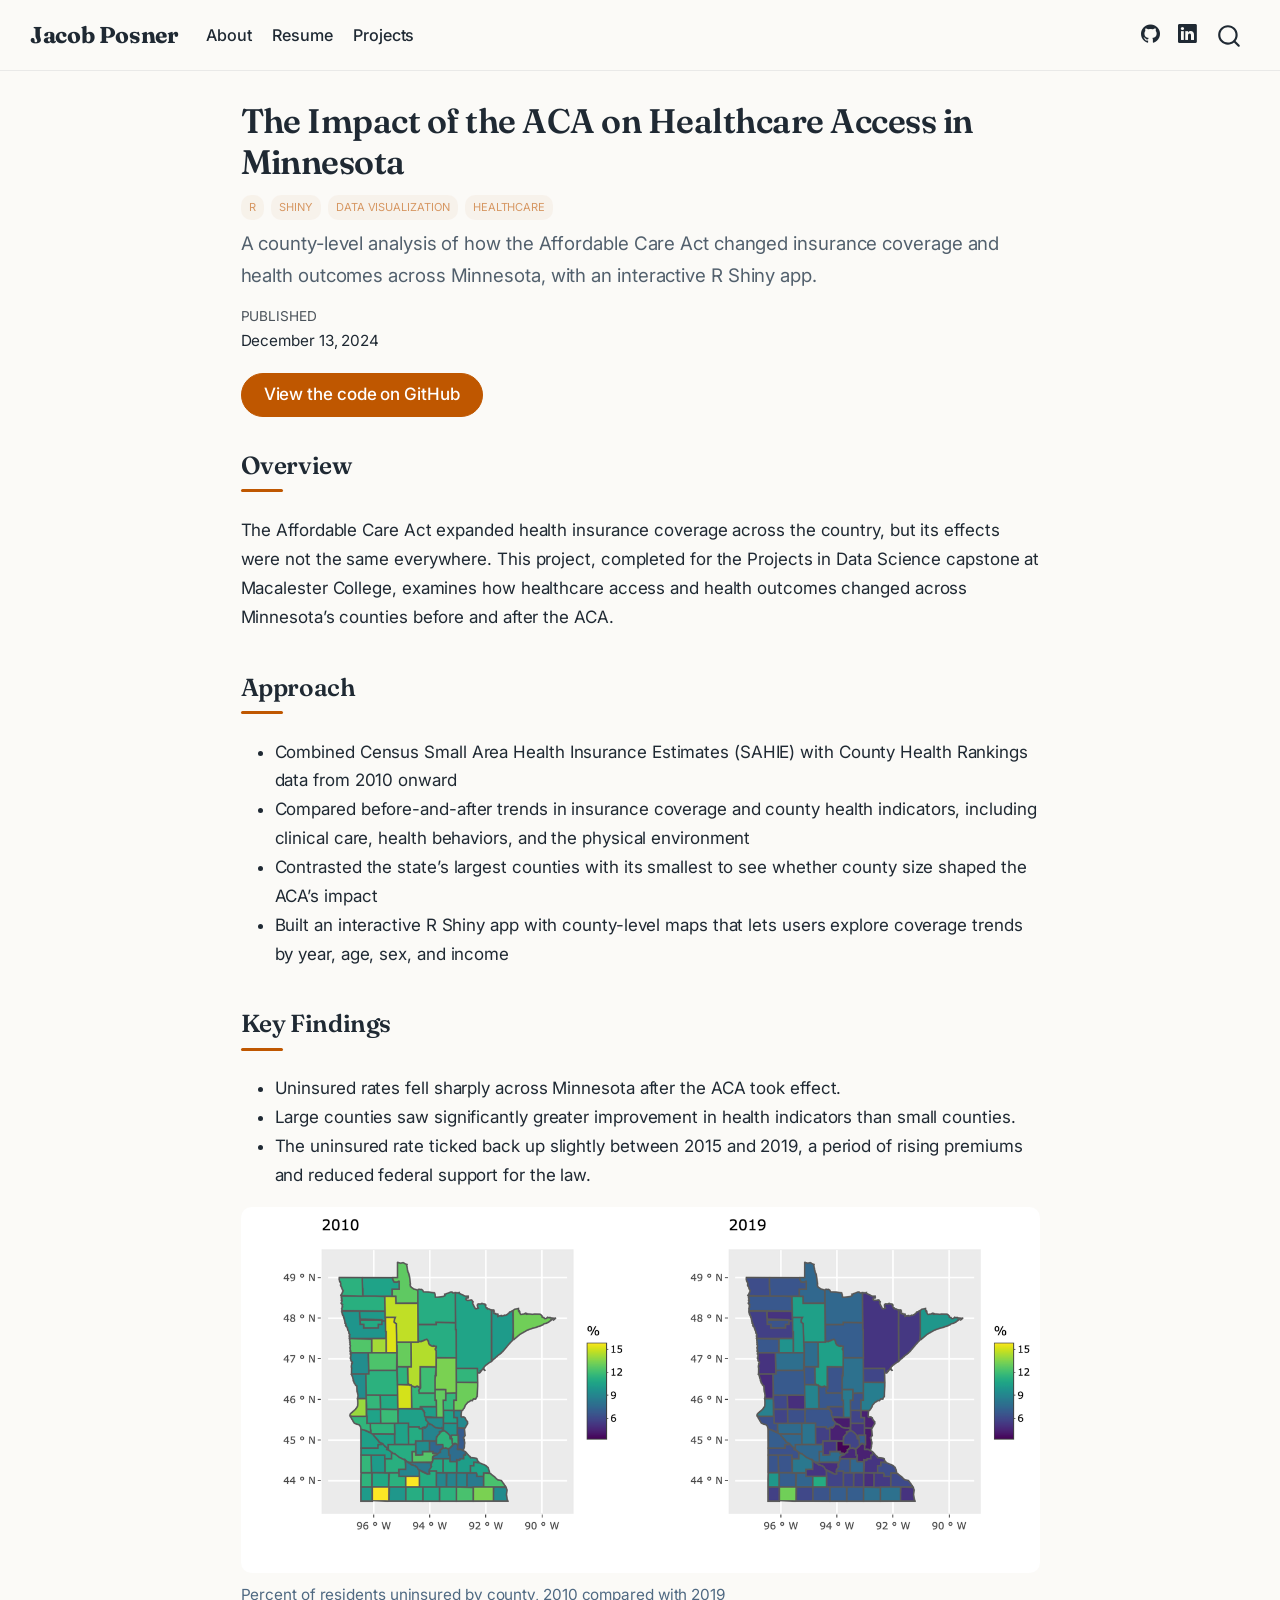
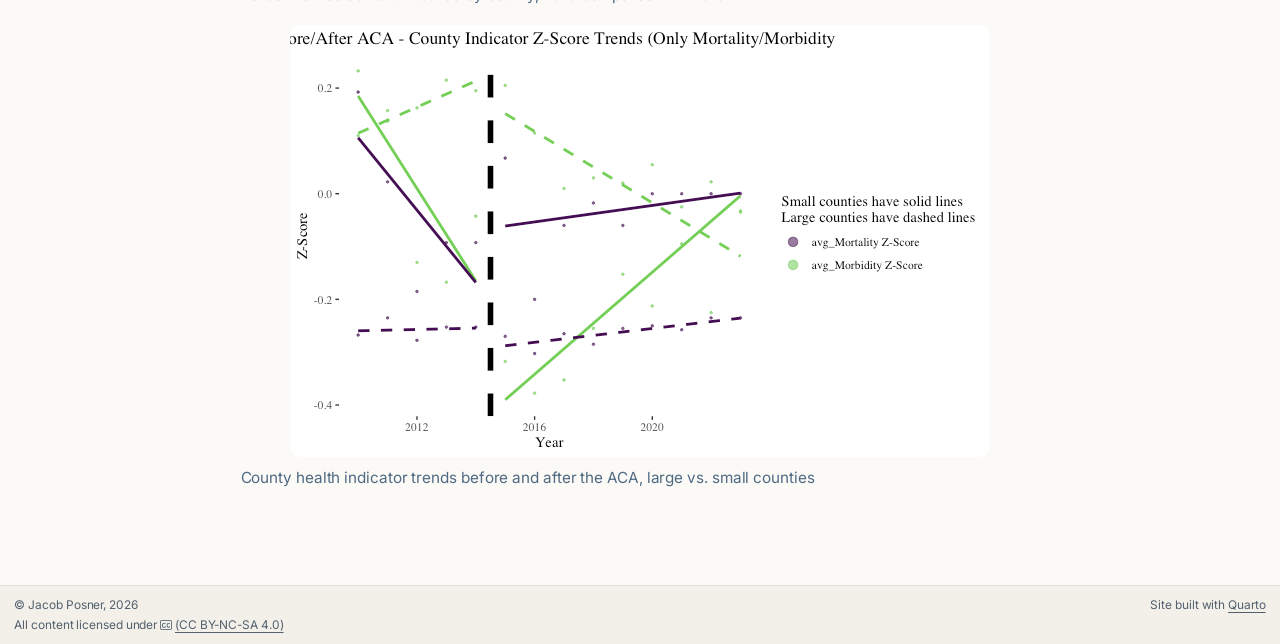
<file: docs/projects/aca-minnesota/index.html>
<!DOCTYPE html>
<html xmlns="http://www.w3.org/1999/xhtml" lang="en" xml:lang="en"><head>

<meta charset="utf-8">
<meta name="generator" content="quarto-1.10.19">

<meta name="viewport" content="width=device-width, initial-scale=1.0, user-scalable=yes">

<meta name="dcterms.date" content="2024-12-13">
<meta name="description" content="A county-level analysis of how the Affordable Care Act changed insurance coverage and health outcomes across Minnesota, with an interactive R Shiny app.">

<title>The Impact of the ACA on Healthcare Access in Minnesota – Jacob Posner</title>
<style>
/* Default styles provided by pandoc.
** See https://pandoc.org/MANUAL.html#variables-for-html for config info.
*/
span.smallcaps{font-variant: small-caps;}
div.columns{display: flex; gap: 1.5em;}
div.column{flex: auto;}
@media screen {
div.columns{gap: min(4vw, 1.5em);}
div.column{overflow-x: auto;}
}
div.hanging-indent{margin-left: 1.5em; text-indent: -1.5em;}
ul.task-list{list-style: none;}
ul.task-list li input[type="checkbox"] {
  width: 0.8em;
  margin: 0 0.8em 0.2em -1em; /* quarto-specific, see https://github.com/quarto-dev/quarto-cli/issues/4556 */ 
  vertical-align: middle;
}
</style>


<script src="../../site_libs/quarto-nav/quarto-nav.js"></script>
<script src="../../site_libs/quarto-nav/headroom.min.js"></script>
<script src="../../site_libs/clipboard/clipboard.min.js"></script>
<script src="../../site_libs/quarto-search/autocomplete.umd.js"></script>
<script src="../../site_libs/quarto-search/fuse.min.js"></script>
<script src="../../site_libs/quarto-search/quarto-search.js"></script>
<meta name="quarto:offset" content="../../">
<link href="../../images/favicon.png" rel="icon" type="image/png">
<script src="../../site_libs/quarto-html/quarto.js" type="module"></script>
<script src="../../site_libs/quarto-html/tabsets/tabsets.js" type="module"></script>
<script src="../../site_libs/quarto-html/popper.min.js"></script>
<script src="../../site_libs/quarto-html/tippy.umd.min.js"></script>
<script src="../../site_libs/quarto-html/anchor.min.js"></script>
<link href="../../site_libs/quarto-html/tippy.css" rel="stylesheet">
<link href="../../site_libs/quarto-html/quarto-syntax-highlighting-bf27225e3a48a9273f3daa8f8e829971.css" rel="stylesheet" id="quarto-text-highlighting-styles">
<script src="../../site_libs/bootstrap/bootstrap.min.js"></script>
<link href="../../site_libs/bootstrap/bootstrap-icons.css" rel="stylesheet">
<link href="../../site_libs/bootstrap/bootstrap-902347b7fec734bd98e9850cfc16869b.min.css" rel="stylesheet" append-hash="true" id="quarto-bootstrap" data-mode="light">
<script id="quarto-search-options" type="application/json">{
  "location": "navbar",
  "copy-button": false,
  "collapse-after": 3,
  "panel-placement": "end",
  "type": "overlay",
  "limit": 50,
  "keyboard-shortcut": [
    "f",
    "/",
    "s"
  ],
  "show-item-context": false,
  "language": {
    "search-no-results-text": "No results",
    "search-matching-documents-text": "matching documents",
    "search-copy-link-title": "Copy link to search",
    "search-hide-matches-text": "Hide additional matches",
    "search-more-match-text": "more match in this document",
    "search-more-matches-text": "more matches in this document",
    "search-clear-button-title": "Clear",
    "search-text-placeholder": "",
    "search-detached-cancel-button-title": "Cancel",
    "search-submit-button-title": "Submit",
    "search-label": "Search"
  }
}</script>


<link rel="stylesheet" href="../../styles.css">
<meta property="og:title" content="The Impact of the ACA on Healthcare Access in Minnesota – Jacob Posner">
<meta property="og:description" content="A county-level analysis of how the Affordable Care Act changed insurance coverage and health outcomes across Minnesota, with an interactive R Shiny app.">
<meta property="og:image" content="https://jposner33.github.io/jacob-posner.github.io/projects/aca-minnesota/featured.png">
<meta property="og:site_name" content="Jacob Posner">
<meta property="og:image:height" content="640">
<meta property="og:image:width" content="1200">
</head>

<body class="nav-fixed fullcontent quarto-light">

<div id="quarto-search-results"></div>
  <header id="quarto-header" class="headroom fixed-top">
    <nav class="navbar navbar-expand-lg " data-bs-theme="dark">
      <div class="navbar-container container-fluid">
      <div class="navbar-brand-container mx-auto">
    <a class="navbar-brand" href="../../index.html">
    <span class="navbar-title">Jacob Posner</span>
    </a>
  </div>
            <div id="quarto-search" class="" title="Search"></div>
          <button class="navbar-toggler" type="button" data-bs-toggle="collapse" data-bs-target="#navbarCollapse" aria-controls="navbarCollapse" role="menu" aria-expanded="false" aria-label="Toggle navigation" onclick="if (window.quartoToggleHeadroom) { window.quartoToggleHeadroom(); }">
  <span class="navbar-toggler-icon"></span>
</button>
          <div class="collapse navbar-collapse" id="navbarCollapse">
            <ul class="navbar-nav navbar-nav-scroll me-auto">
  <li class="nav-item">
    <a class="nav-link" href="../../index.html"> 
<span class="menu-text">About</span></a>
  </li>  
  <li class="nav-item">
    <a class="nav-link" href="../../resume.html"> 
<span class="menu-text">Resume</span></a>
  </li>  
  <li class="nav-item">
    <a class="nav-link" href="../../projects.html"> 
<span class="menu-text">Projects</span></a>
  </li>  
</ul>
            <ul class="navbar-nav navbar-nav-scroll ms-auto">
  <li class="nav-item compact">
    <a class="nav-link" href="https://github.com/jposner33"> <i class="bi bi-github" role="img">
</i> 
<span class="menu-text"></span></a>
  </li>  
  <li class="nav-item compact">
    <a class="nav-link" href="https://www.linkedin.com/in/jacob-l-posner"> <i class="bi bi-linkedin" role="img">
</i> 
<span class="menu-text"></span></a>
  </li>  
</ul>
          </div> <!-- /navcollapse -->
            <div class="quarto-navbar-tools">
</div>
      </div> <!-- /container-fluid -->
    </nav>
</header>
<!-- content -->
<div id="quarto-content" class="quarto-container page-columns page-rows-contents page-layout-article page-navbar">
<!-- sidebar -->
<!-- margin-sidebar -->
    
<!-- main -->
<main class="content" id="quarto-document-content">

<header id="title-block-header" class="quarto-title-block default">
<div class="quarto-title">
<h1 class="title">The Impact of the ACA on Healthcare Access in Minnesota</h1>
  <div class="quarto-categories">
    <div class="quarto-category">R</div>
    <div class="quarto-category">Shiny</div>
    <div class="quarto-category">Data Visualization</div>
    <div class="quarto-category">Healthcare</div>
  </div>
  </div>

<div>
  <div class="description">
    A county-level analysis of how the Affordable Care Act changed insurance coverage and health outcomes across Minnesota, with an interactive R Shiny app.
  </div>
</div>


<div class="quarto-title-meta">

    
    <div>
    <div class="quarto-title-meta-heading">Published</div>
    <div class="quarto-title-meta-contents">
      <p class="date">December 13, 2024</p>
    </div>
  </div>
  
    
  </div>
  


</header>


<p><a href="https://github.com/Jposner33/Projects_DS_Healthcare" class="btn btn-primary" target="_blank">View the code on GitHub</a></p>
<section id="overview" class="level2">
<h2 class="anchored" data-anchor-id="overview">Overview</h2>
<p>The Affordable Care Act expanded health insurance coverage across the country, but its effects were not the same everywhere. This project, completed for the Projects in Data Science capstone at Macalester College, examines how healthcare access and health outcomes changed across Minnesota’s counties before and after the ACA.</p>
</section>
<section id="approach" class="level2">
<h2 class="anchored" data-anchor-id="approach">Approach</h2>
<ul>
<li>Combined Census Small Area Health Insurance Estimates (SAHIE) with County Health Rankings data from 2010 onward</li>
<li>Compared before-and-after trends in insurance coverage and county health indicators, including clinical care, health behaviors, and the physical environment</li>
<li>Contrasted the state’s largest counties with its smallest to see whether county size shaped the ACA’s impact</li>
<li>Built an interactive R Shiny app with county-level maps that lets users explore coverage trends by year, age, sex, and income</li>
</ul>
</section>
<section id="key-findings" class="level2">
<h2 class="anchored" data-anchor-id="key-findings">Key Findings</h2>
<ul>
<li>Uninsured rates fell sharply across Minnesota after the ACA took effect.</li>
<li>Large counties saw significantly greater improvement in health indicators than small counties.</li>
<li>The uninsured rate ticked back up slightly between 2015 and 2019, a period of rising premiums and reduced federal support for the law.</li>
</ul>
<div class="quarto-figure quarto-figure-center">
<figure class="figure">
<p><img src="uninsured.png" class="img-fluid figure-img"></p>
<figcaption>Percent of residents uninsured by county, 2010 compared with 2019</figcaption>
</figure>
</div>
<div class="quarto-figure quarto-figure-center">
<figure class="figure">
<p><img src="zscore.png" class="img-fluid figure-img"></p>
<figcaption>County health indicator trends before and after the ACA, large vs.&nbsp;small counties</figcaption>
</figure>
</div>


</section>

</main> <!-- /main -->
<script id="quarto-html-after-body" type="application/javascript">
  window.document.addEventListener("DOMContentLoaded", function (event) {
    const icon = "";
    const anchorJS = new window.AnchorJS();
    anchorJS.options = {
      placement: 'right',
      icon: icon
    };
    anchorJS.add('.anchored');
    const isCodeAnnotation = (el) => {
      for (const clz of el.classList) {
        if (clz.startsWith('code-annotation-')) {                     
          return true;
        }
      }
      return false;
    }
    const onCopySuccess = function(e) {
      // button target
      const button = e.trigger;
      // don't keep focus
      button.blur();
      // flash "checked"
      button.classList.add('code-copy-button-checked');
      var currentTitle = button.getAttribute("title");
      button.setAttribute("title", "Copied!");
      let tooltip;
      if (window.bootstrap) {
        button.setAttribute("data-bs-toggle", "tooltip");
        button.setAttribute("data-bs-placement", "left");
        button.setAttribute("data-bs-title", "Copied!");
        tooltip = new bootstrap.Tooltip(button, 
          { trigger: "manual", 
            customClass: "code-copy-button-tooltip",
            offset: [0, -8]});
        tooltip.show();    
      }
      setTimeout(function() {
        if (tooltip) {
          tooltip.hide();
          button.removeAttribute("data-bs-title");
          button.removeAttribute("data-bs-toggle");
          button.removeAttribute("data-bs-placement");
        }
        button.setAttribute("title", currentTitle);
        button.classList.remove('code-copy-button-checked');
      }, 1000);
      // clear code selection
      e.clearSelection();
    }
    const getTextToCopy = function(trigger) {
      const outerScaffold = trigger.parentElement.cloneNode(true);
      const codeEl = outerScaffold.querySelector('code');
      for (const childEl of codeEl.children) {
        if (isCodeAnnotation(childEl)) {
          childEl.remove();
        }
      }
      return codeEl.innerText;
    }
    const clipboard = new window.ClipboardJS('.code-copy-button:not([data-in-quarto-modal])', {
      text: getTextToCopy
    });
    clipboard.on('success', onCopySuccess);
    if (window.document.getElementById('quarto-embedded-source-code-modal')) {
      const clipboardModal = new window.ClipboardJS('.code-copy-button[data-in-quarto-modal]', {
        text: getTextToCopy,
        container: window.document.getElementById('quarto-embedded-source-code-modal')
      });
      clipboardModal.on('success', onCopySuccess);
    }
      var localhostRegex = new RegExp(/^(?:http|https):\/\/localhost\:?[0-9]*\//);
      var mailtoRegex = new RegExp(/^mailto:/);
        var filterRegex = new RegExp("https:\/\/jposner33\.github\.io\/jacob-posner\.github\.io\/");
      var isInternal = (href) => {
          return filterRegex.test(href) || localhostRegex.test(href) || mailtoRegex.test(href);
      }
      // Inspect non-navigation links and adorn them if external
     var links = window.document.querySelectorAll('a[href]:not(.nav-link):not(.navbar-brand):not(.toc-action):not(.sidebar-link):not(.sidebar-item-toggle):not(.pagination-link):not(.no-external):not([aria-hidden]):not(.dropdown-item):not(.quarto-navigation-tool):not(.about-link)');
      for (var i=0; i<links.length; i++) {
        const link = links[i];
        if (!isInternal(link.href)) {
          // undo the damage that might have been done by quarto-nav.js in the case of
          // links that we want to consider external
          if (link.dataset.originalHref !== undefined) {
            link.href = link.dataset.originalHref;
          }
        }
      }
    function tippyHover(el, contentFn, onTriggerFn, onUntriggerFn) {
      const config = {
        allowHTML: true,
        maxWidth: 500,
        delay: 100,
        arrow: false,
        appendTo: function(el) {
            return el.parentElement;
        },
        interactive: true,
        interactiveBorder: 10,
        theme: 'quarto',
        placement: 'bottom-start',
      };
      if (contentFn) {
        config.content = contentFn;
      }
      if (onTriggerFn) {
        config.onTrigger = onTriggerFn;
      }
      if (onUntriggerFn) {
        config.onUntrigger = onUntriggerFn;
      }
      window.tippy(el, config); 
    }
    const noterefs = window.document.querySelectorAll('a[role="doc-noteref"]');
    for (var i=0; i<noterefs.length; i++) {
      const ref = noterefs[i];
      tippyHover(ref, function() {
        // use id or data attribute instead here
        let href = ref.getAttribute('data-footnote-href') || ref.getAttribute('href');
        try { href = new URL(href).hash; } catch {}
        const id = href.replace(/^#\/?/, "");
        const note = window.document.getElementById(id);
        if (note) {
          return note.innerHTML;
        } else {
          return "";
        }
      });
    }
    const xrefs = window.document.querySelectorAll('a.quarto-xref');
    const processXRef = (id, note) => {
      // Strip column container classes
      const stripColumnClz = (el) => {
        el.classList.remove("page-full", "page-columns");
        if (el.children) {
          for (const child of el.children) {
            stripColumnClz(child);
          }
        }
      }
      stripColumnClz(note)
      if (id === null || id.startsWith('sec-')) {
        // Special case sections, only their first couple elements
        const container = document.createElement("div");
        if (note.children && note.children.length > 2) {
          container.appendChild(note.children[0].cloneNode(true));
          for (let i = 1; i < note.children.length; i++) {
            const child = note.children[i];
            if (child.tagName === "P" && child.innerText === "") {
              continue;
            } else {
              container.appendChild(child.cloneNode(true));
              break;
            }
          }
          if (window.Quarto?.typesetMath) {
            window.Quarto.typesetMath(container);
          }
          return container.innerHTML
        } else {
          if (window.Quarto?.typesetMath) {
            window.Quarto.typesetMath(note);
          }
          return note.innerHTML;
        }
      } else {
        // Remove any anchor links if they are present
        const anchorLink = note.querySelector('a.anchorjs-link');
        if (anchorLink) {
          anchorLink.remove();
        }
        if (window.Quarto?.typesetMath) {
          window.Quarto.typesetMath(note);
        }
        if (note.classList.contains("callout")) {
          return note.outerHTML;
        } else {
          return note.innerHTML;
        }
      }
    }
    for (var i=0; i<xrefs.length; i++) {
      const xref = xrefs[i];
      tippyHover(xref, undefined, function(instance) {
        instance.disable();
        let url = xref.getAttribute('href');
        let hash = undefined; 
        if (url.startsWith('#')) {
          hash = url;
        } else {
          try { hash = new URL(url).hash; } catch {}
        }
        if (hash) {
          const id = hash.replace(/^#\/?/, "");
          const note = window.document.getElementById(id);
          if (note !== null) {
            try {
              const html = processXRef(id, note.cloneNode(true));
              instance.setContent(html);
            } finally {
              instance.enable();
              instance.show();
            }
          } else {
            // See if we can fetch this
            fetch(url.split('#')[0])
            .then(res => res.text())
            .then(html => {
              const parser = new DOMParser();
              const htmlDoc = parser.parseFromString(html, "text/html");
              const note = htmlDoc.getElementById(id);
              if (note !== null) {
                const html = processXRef(id, note);
                instance.setContent(html);
              } 
            }).finally(() => {
              instance.enable();
              instance.show();
            });
          }
        } else {
          // See if we can fetch a full url (with no hash to target)
          // This is a special case and we should probably do some content thinning / targeting
          fetch(url)
          .then(res => res.text())
          .then(html => {
            const parser = new DOMParser();
            const htmlDoc = parser.parseFromString(html, "text/html");
            const note = htmlDoc.querySelector('main.content');
            if (note !== null) {
              // This should only happen for chapter cross references
              // (since there is no id in the URL)
              // remove the first header
              if (note.children.length > 0 && note.children[0].tagName === "HEADER") {
                note.children[0].remove();
              }
              const html = processXRef(null, note);
              instance.setContent(html);
            } 
          }).finally(() => {
            instance.enable();
            instance.show();
          });
        }
      }, function(instance) {
      });
    }
        let selectedAnnoteEl;
        const selectorForAnnotation = ( cell, annotation) => {
          let cellAttr = 'data-code-cell="' + cell + '"';
          let lineAttr = 'data-code-annotation="' +  annotation + '"';
          const selector = 'span[' + cellAttr + '][' + lineAttr + ']';
          return selector;
        }
        const selectCodeLines = (annoteEl) => {
          const doc = window.document;
          const targetCell = annoteEl.getAttribute("data-target-cell");
          const targetAnnotation = annoteEl.getAttribute("data-target-annotation");
          const annoteSpan = window.document.querySelector(selectorForAnnotation(targetCell, targetAnnotation));
          const lines = annoteSpan.getAttribute("data-code-lines").split(",");
          const lineIds = lines.map((line) => {
            return targetCell + "-" + line;
          })
          let top = null;
          let height = null;
          let parent = null;
          if (lineIds.length > 0) {
              //compute the position of the single el (top and bottom and make a div)
              const el = window.document.getElementById(lineIds[0]);
              top = el.offsetTop;
              height = el.offsetHeight;
              parent = el.parentElement.parentElement;
            if (lineIds.length > 1) {
              const lastEl = window.document.getElementById(lineIds[lineIds.length - 1]);
              const bottom = lastEl.offsetTop + lastEl.offsetHeight;
              height = bottom - top;
            }
            if (top !== null && height !== null && parent !== null) {
              // cook up a div (if necessary) and position it 
              let div = window.document.getElementById("code-annotation-line-highlight");
              if (div === null) {
                div = window.document.createElement("div");
                div.setAttribute("id", "code-annotation-line-highlight");
                div.style.position = 'absolute';
                parent.appendChild(div);
              }
              div.style.top = top - 2 + "px";
              div.style.height = height + 4 + "px";
              div.style.left = 0;
              let gutterDiv = window.document.getElementById("code-annotation-line-highlight-gutter");
              if (gutterDiv === null) {
                gutterDiv = window.document.createElement("div");
                gutterDiv.setAttribute("id", "code-annotation-line-highlight-gutter");
                gutterDiv.style.position = 'absolute';
                const codeCell = window.document.getElementById(targetCell);
                const gutter = codeCell.querySelector('.code-annotation-gutter');
                gutter.appendChild(gutterDiv);
              }
              gutterDiv.style.top = top - 2 + "px";
              gutterDiv.style.height = height + 4 + "px";
            }
            selectedAnnoteEl = annoteEl;
          }
        };
        const unselectCodeLines = () => {
          const elementsIds = ["code-annotation-line-highlight", "code-annotation-line-highlight-gutter"];
          elementsIds.forEach((elId) => {
            const div = window.document.getElementById(elId);
            if (div) {
              div.remove();
            }
          });
          selectedAnnoteEl = undefined;
        };
          // Handle positioning of the toggle
      window.addEventListener(
        "resize",
        throttle(() => {
          elRect = undefined;
          if (selectedAnnoteEl) {
            selectCodeLines(selectedAnnoteEl);
          }
        }, 10)
      );
      function throttle(fn, ms) {
      let throttle = false;
      let timer;
        return (...args) => {
          if(!throttle) { // first call gets through
              fn.apply(this, args);
              throttle = true;
          } else { // all the others get throttled
              if(timer) clearTimeout(timer); // cancel #2
              timer = setTimeout(() => {
                fn.apply(this, args);
                timer = throttle = false;
              }, ms);
          }
        };
      }
        // Attach click handler to the DT
        const annoteDls = window.document.querySelectorAll('dt[data-target-cell]');
        for (const annoteDlNode of annoteDls) {
          annoteDlNode.addEventListener('click', (event) => {
            const clickedEl = event.target;
            if (clickedEl !== selectedAnnoteEl) {
              unselectCodeLines();
              const activeEl = window.document.querySelector('dt[data-target-cell].code-annotation-active');
              if (activeEl) {
                activeEl.classList.remove('code-annotation-active');
              }
              selectCodeLines(clickedEl);
              clickedEl.classList.add('code-annotation-active');
            } else {
              // Unselect the line
              unselectCodeLines();
              clickedEl.classList.remove('code-annotation-active');
            }
          });
        }
    const findCites = (el) => {
      const parentEl = el.parentElement;
      if (parentEl) {
        const cites = parentEl.dataset.cites;
        if (cites) {
          return {
            el,
            cites: cites.split(' ')
          };
        } else {
          return findCites(el.parentElement)
        }
      } else {
        return undefined;
      }
    };
    var bibliorefs = window.document.querySelectorAll('a[role="doc-biblioref"]');
    for (var i=0; i<bibliorefs.length; i++) {
      const ref = bibliorefs[i];
      const citeInfo = findCites(ref);
      if (citeInfo) {
        tippyHover(citeInfo.el, function() {
          var popup = window.document.createElement('div');
          citeInfo.cites.forEach(function(cite) {
            var citeDiv = window.document.createElement('div');
            citeDiv.classList.add('hanging-indent');
            citeDiv.classList.add('csl-entry');
            var biblioDiv = window.document.getElementById('ref-' + cite);
            if (biblioDiv) {
              citeDiv.innerHTML = biblioDiv.innerHTML;
            }
            popup.appendChild(citeDiv);
          });
          return popup.innerHTML;
        });
      }
    }
  });
  </script>
</div> <!-- /content -->
<footer class="footer">
  <div class="nav-footer">
    <div class="nav-footer-left">
<p>© Jacob Posner, 2026<br> All content licensed under <i class="bi-badge-cc"></i> <a href="http://creativecommons.org/licenses/by-nc-sa/4.0/">(CC BY-NC-SA 4.0)</a></p>
</div>   
    <div class="nav-footer-center">
      &nbsp;
    </div>
    <div class="nav-footer-right">
<p>Site built with <a href="https://quarto.org/">Quarto</a></p>
</div>
  </div>
</footer>




</body></html>
</file>
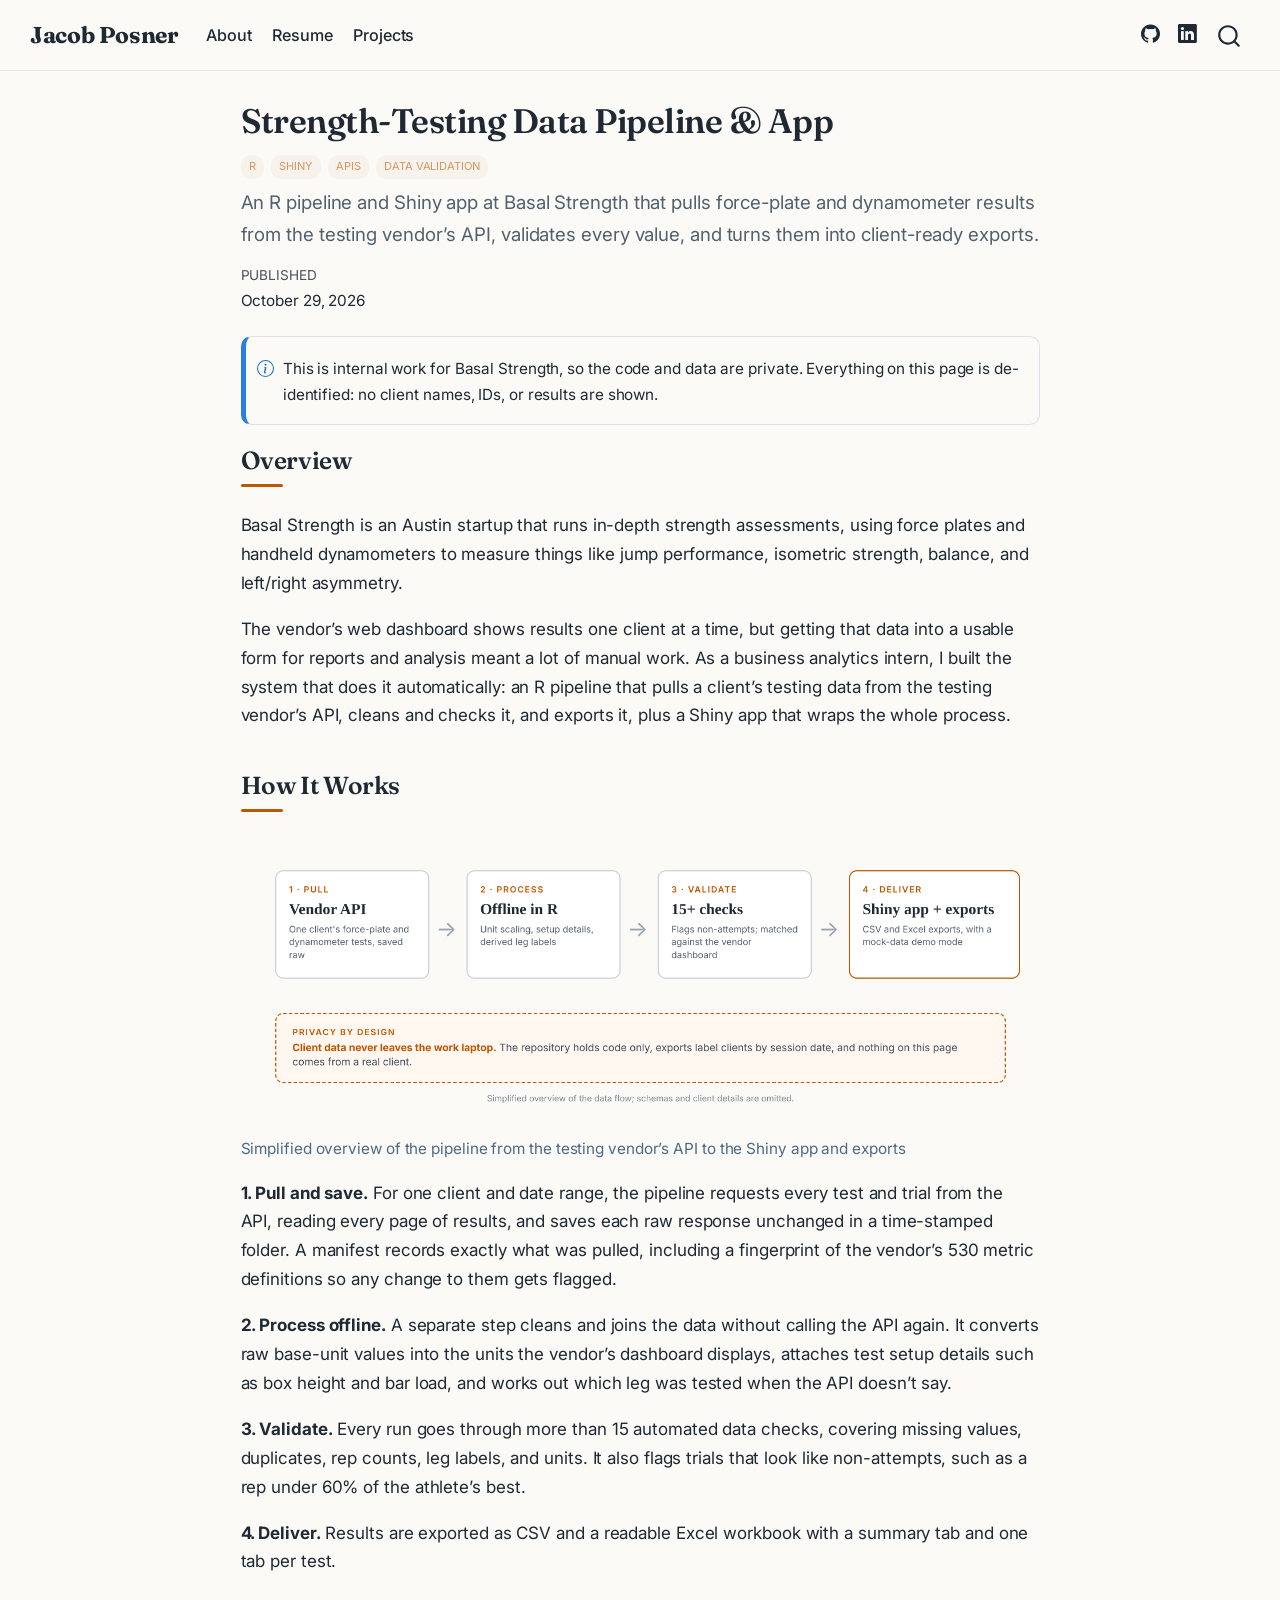
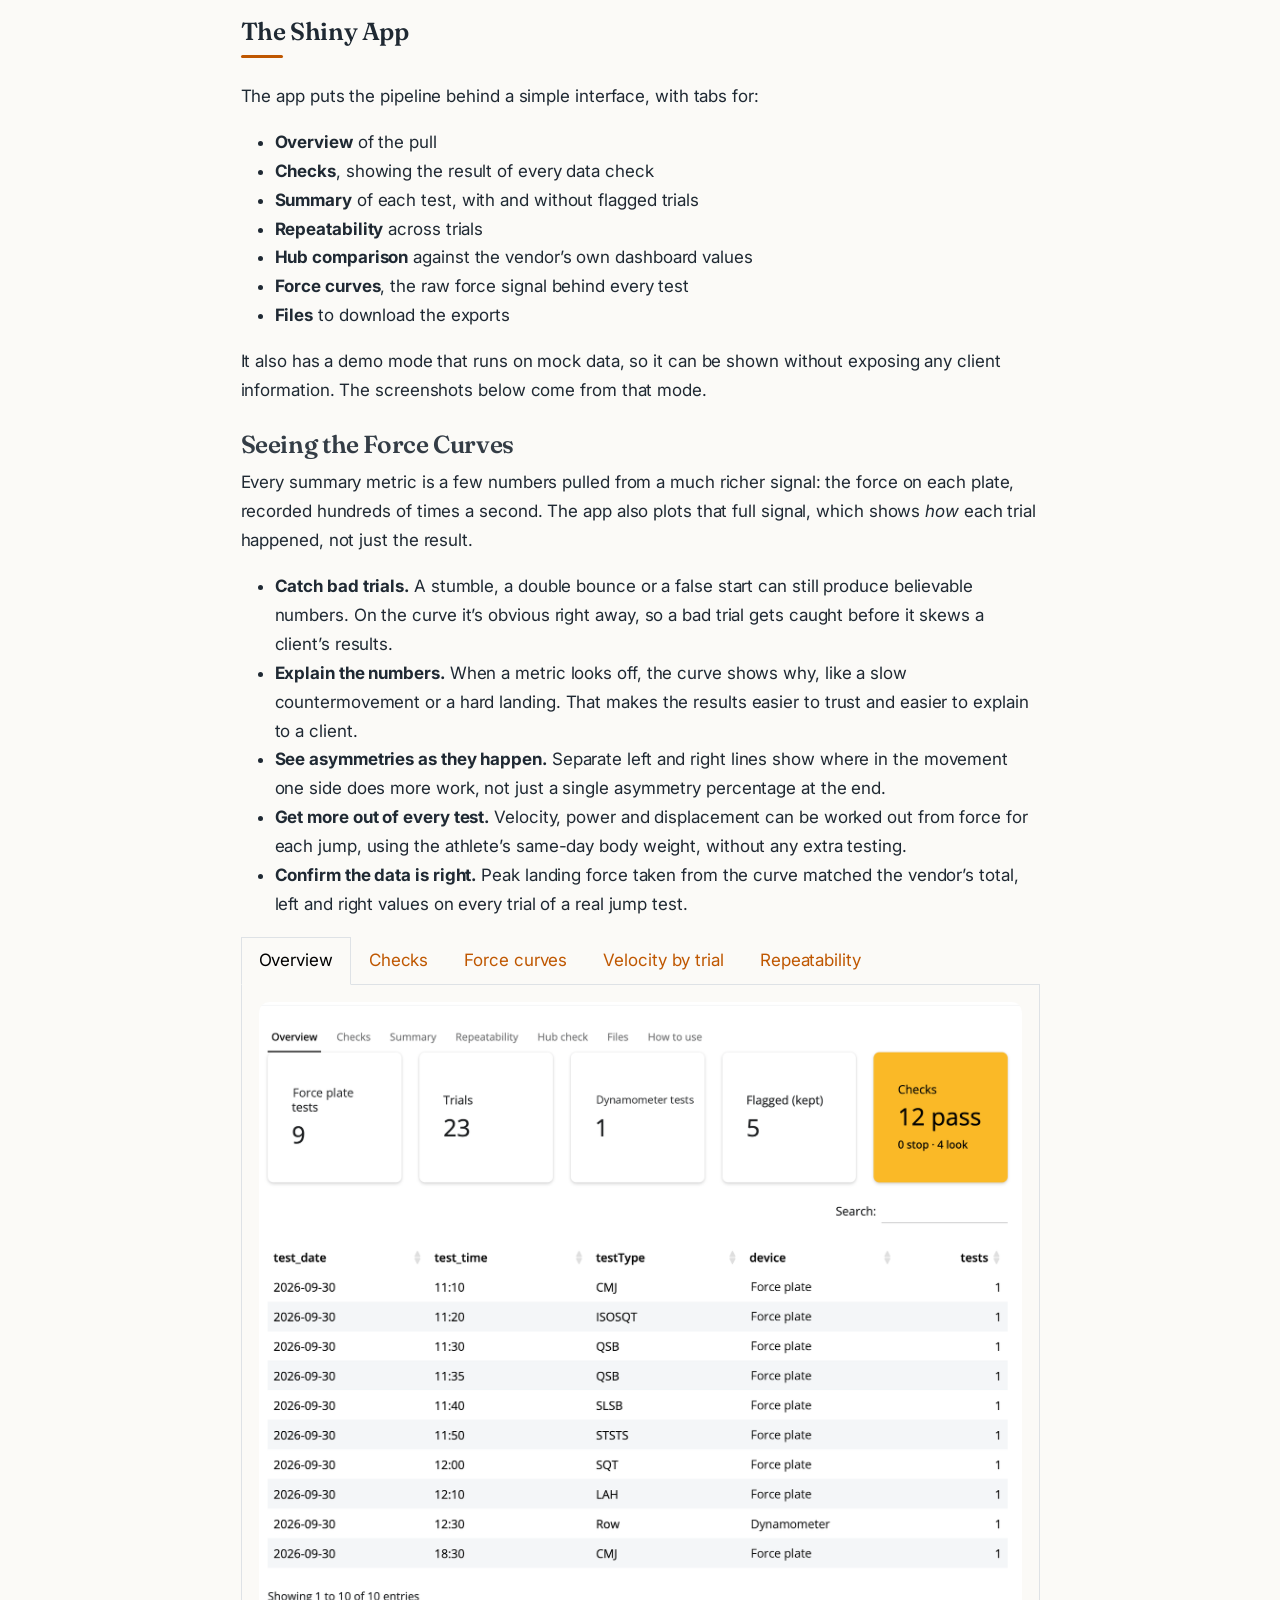
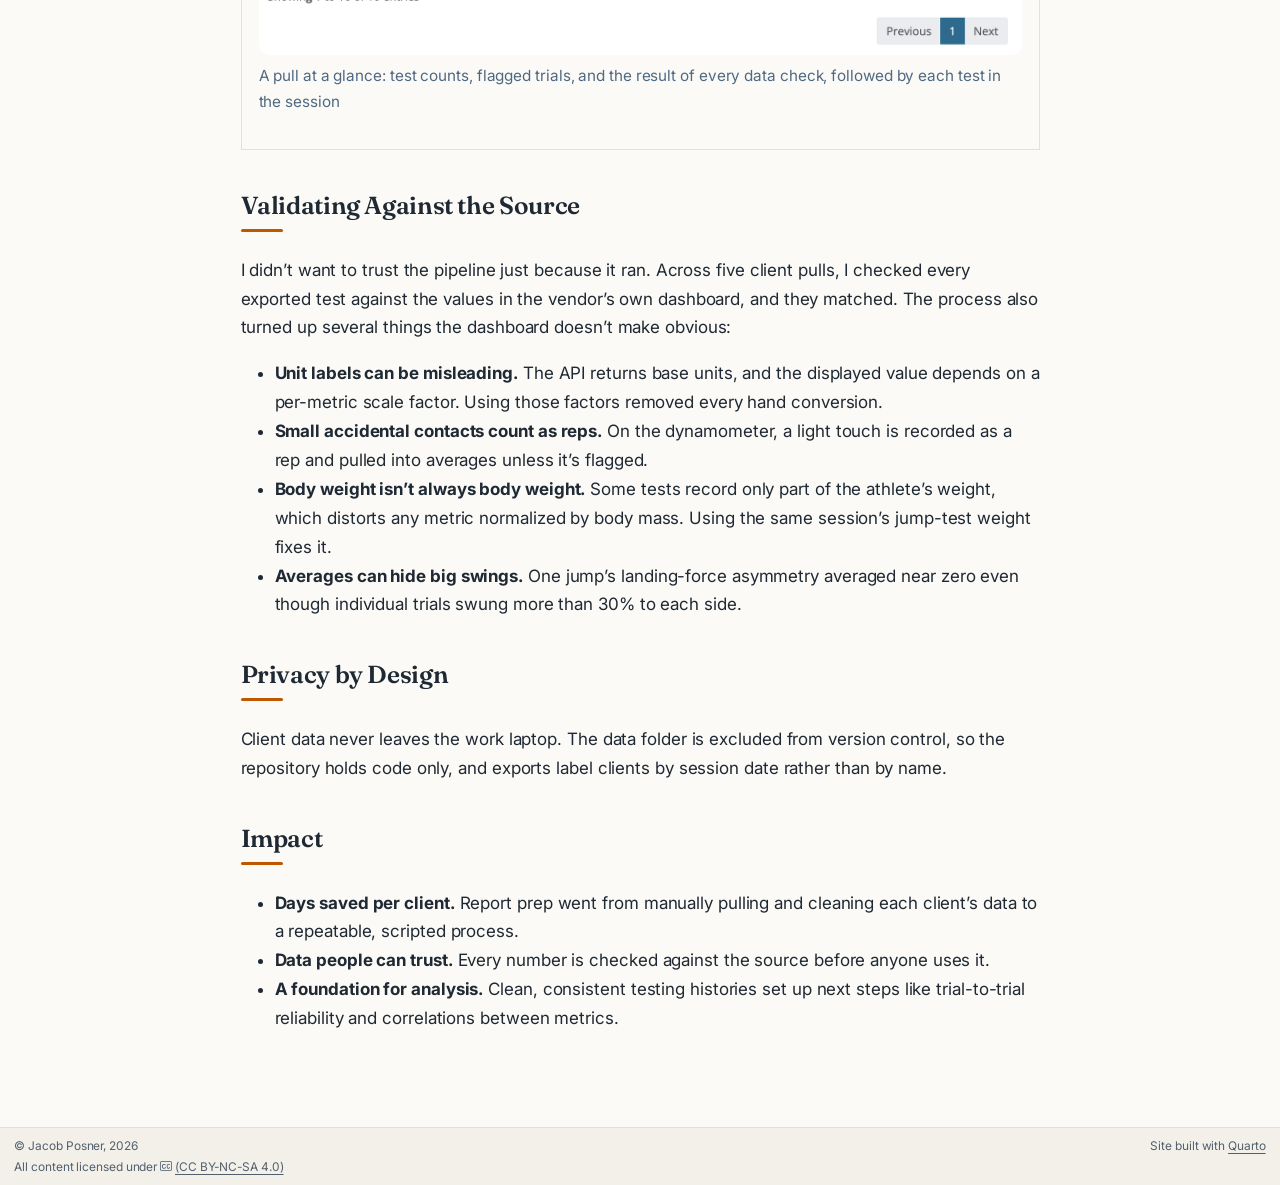
<file: docs/projects/basal-strength-analytics/index.html>
<!DOCTYPE html>
<html xmlns="http://www.w3.org/1999/xhtml" lang="en" xml:lang="en"><head>

<meta charset="utf-8">
<meta name="generator" content="quarto-1.10.19">

<meta name="viewport" content="width=device-width, initial-scale=1.0, user-scalable=yes">

<meta name="dcterms.date" content="2026-10-29">
<meta name="description" content="An R pipeline and Shiny app at Basal Strength that pulls force-plate and dynamometer results from the testing vendor’s API, validates every value, and turns them into client-ready exports.">

<title>Strength-Testing Data Pipeline &amp; App – Jacob Posner</title>
<style>
/* Default styles provided by pandoc.
** See https://pandoc.org/MANUAL.html#variables-for-html for config info.
*/
span.smallcaps{font-variant: small-caps;}
div.columns{display: flex; gap: 1.5em;}
div.column{flex: auto;}
@media screen {
div.columns{gap: min(4vw, 1.5em);}
div.column{overflow-x: auto;}
}
div.hanging-indent{margin-left: 1.5em; text-indent: -1.5em;}
ul.task-list{list-style: none;}
ul.task-list li input[type="checkbox"] {
  width: 0.8em;
  margin: 0 0.8em 0.2em -1em; /* quarto-specific, see https://github.com/quarto-dev/quarto-cli/issues/4556 */ 
  vertical-align: middle;
}
</style>


<script src="../../site_libs/quarto-nav/quarto-nav.js"></script>
<script src="../../site_libs/quarto-nav/headroom.min.js"></script>
<script src="../../site_libs/clipboard/clipboard.min.js"></script>
<script src="../../site_libs/quarto-search/autocomplete.umd.js"></script>
<script src="../../site_libs/quarto-search/fuse.min.js"></script>
<script src="../../site_libs/quarto-search/quarto-search.js"></script>
<meta name="quarto:offset" content="../../">
<link href="../../images/favicon.png" rel="icon" type="image/png">
<script src="../../site_libs/quarto-html/quarto.js" type="module"></script>
<script src="../../site_libs/quarto-html/tabsets/tabsets.js" type="module"></script>
<script src="../../site_libs/quarto-html/popper.min.js"></script>
<script src="../../site_libs/quarto-html/tippy.umd.min.js"></script>
<script src="../../site_libs/quarto-html/anchor.min.js"></script>
<link href="../../site_libs/quarto-html/tippy.css" rel="stylesheet">
<link href="../../site_libs/quarto-html/quarto-syntax-highlighting-bf27225e3a48a9273f3daa8f8e829971.css" rel="stylesheet" id="quarto-text-highlighting-styles">
<script src="../../site_libs/bootstrap/bootstrap.min.js"></script>
<link href="../../site_libs/bootstrap/bootstrap-icons.css" rel="stylesheet">
<link href="../../site_libs/bootstrap/bootstrap-902347b7fec734bd98e9850cfc16869b.min.css" rel="stylesheet" append-hash="true" id="quarto-bootstrap" data-mode="light">
<script src="../../site_libs/quarto-contrib/glightbox/glightbox.min.js"></script>
<link href="../../site_libs/quarto-contrib/glightbox/glightbox.min.css" rel="stylesheet">
<link href="../../site_libs/quarto-contrib/glightbox/lightbox.css" rel="stylesheet">
<script id="quarto-search-options" type="application/json">{
  "location": "navbar",
  "copy-button": false,
  "collapse-after": 3,
  "panel-placement": "end",
  "type": "overlay",
  "limit": 50,
  "keyboard-shortcut": [
    "f",
    "/",
    "s"
  ],
  "show-item-context": false,
  "language": {
    "search-no-results-text": "No results",
    "search-matching-documents-text": "matching documents",
    "search-copy-link-title": "Copy link to search",
    "search-hide-matches-text": "Hide additional matches",
    "search-more-match-text": "more match in this document",
    "search-more-matches-text": "more matches in this document",
    "search-clear-button-title": "Clear",
    "search-text-placeholder": "",
    "search-detached-cancel-button-title": "Cancel",
    "search-submit-button-title": "Submit",
    "search-label": "Search"
  }
}</script>


<link rel="stylesheet" href="../../styles.css">
<meta property="og:title" content="Strength-Testing Data Pipeline &amp; App – Jacob Posner">
<meta property="og:description" content="An R pipeline and Shiny app at Basal Strength that pulls force-plate and dynamometer results from the testing vendor’s API, validates every value, and turns them into client-ready exports.">
<meta property="og:image" content="https://jposner33.github.io/jacob-posner.github.io/projects/basal-strength-analytics/featured.png">
<meta property="og:site_name" content="Jacob Posner">
<meta property="og:image:height" content="640">
<meta property="og:image:width" content="1200">
</head>

<body class="nav-fixed fullcontent quarto-light">

<div id="quarto-search-results"></div>
  <header id="quarto-header" class="headroom fixed-top">
    <nav class="navbar navbar-expand-lg " data-bs-theme="dark">
      <div class="navbar-container container-fluid">
      <div class="navbar-brand-container mx-auto">
    <a class="navbar-brand" href="../../index.html">
    <span class="navbar-title">Jacob Posner</span>
    </a>
  </div>
            <div id="quarto-search" class="" title="Search"></div>
          <button class="navbar-toggler" type="button" data-bs-toggle="collapse" data-bs-target="#navbarCollapse" aria-controls="navbarCollapse" role="menu" aria-expanded="false" aria-label="Toggle navigation" onclick="if (window.quartoToggleHeadroom) { window.quartoToggleHeadroom(); }">
  <span class="navbar-toggler-icon"></span>
</button>
          <div class="collapse navbar-collapse" id="navbarCollapse">
            <ul class="navbar-nav navbar-nav-scroll me-auto">
  <li class="nav-item">
    <a class="nav-link" href="../../index.html"> 
<span class="menu-text">About</span></a>
  </li>  
  <li class="nav-item">
    <a class="nav-link" href="../../resume.html"> 
<span class="menu-text">Resume</span></a>
  </li>  
  <li class="nav-item">
    <a class="nav-link" href="../../projects.html"> 
<span class="menu-text">Projects</span></a>
  </li>  
</ul>
            <ul class="navbar-nav navbar-nav-scroll ms-auto">
  <li class="nav-item compact">
    <a class="nav-link" href="https://github.com/jposner33"> <i class="bi bi-github" role="img">
</i> 
<span class="menu-text"></span></a>
  </li>  
  <li class="nav-item compact">
    <a class="nav-link" href="https://www.linkedin.com/in/jacob-l-posner"> <i class="bi bi-linkedin" role="img">
</i> 
<span class="menu-text"></span></a>
  </li>  
</ul>
          </div> <!-- /navcollapse -->
            <div class="quarto-navbar-tools">
</div>
      </div> <!-- /container-fluid -->
    </nav>
</header>
<!-- content -->
<div id="quarto-content" class="quarto-container page-columns page-rows-contents page-layout-article page-navbar">
<!-- sidebar -->
<!-- margin-sidebar -->
    
<!-- main -->
<main class="content" id="quarto-document-content">

<header id="title-block-header" class="quarto-title-block default">
<div class="quarto-title">
<h1 class="title">Strength-Testing Data Pipeline &amp; App</h1>
  <div class="quarto-categories">
    <div class="quarto-category">R</div>
    <div class="quarto-category">Shiny</div>
    <div class="quarto-category">APIs</div>
    <div class="quarto-category">Data Validation</div>
  </div>
  </div>

<div>
  <div class="description">
    An R pipeline and Shiny app at Basal Strength that pulls force-plate and dynamometer results from the testing vendor’s API, validates every value, and turns them into client-ready exports.
  </div>
</div>


<div class="quarto-title-meta">

    
    <div>
    <div class="quarto-title-meta-heading">Published</div>
    <div class="quarto-title-meta-contents">
      <p class="date">October 29, 2026</p>
    </div>
  </div>
  
    
  </div>
  


</header>


<div class="callout callout-style-simple callout-note">
<div class="callout-body d-flex">
<div class="callout-icon-container">
<i class="callout-icon"></i>
</div>
<div class="callout-body-container">
<p>This is internal work for Basal Strength, so the code and data are private. Everything on this page is de-identified: no client names, IDs, or results are shown.</p>
</div>
</div>
</div>
<section id="overview" class="level2">
<h2 class="anchored" data-anchor-id="overview">Overview</h2>
<p>Basal Strength is an Austin startup that runs in-depth strength assessments, using force plates and handheld dynamometers to measure things like jump performance, isometric strength, balance, and left/right asymmetry.</p>
<p>The vendor’s web dashboard shows results one client at a time, but getting that data into a usable form for reports and analysis meant a lot of manual work. As a business analytics intern, I built the system that does it automatically: an R pipeline that pulls a client’s testing data from the testing vendor’s API, cleans and checks it, and exports it, plus a Shiny app that wraps the whole process.</p>
</section>
<section id="how-it-works" class="level2">
<h2 class="anchored" data-anchor-id="how-it-works">How It Works</h2>
<div class="quarto-figure quarto-figure-center">
<figure class="figure">
<p><a href="pipeline.png" class="lightbox" data-gallery="quarto-lightbox-gallery-1" title="Simplified overview of the pipeline from the testing vendor’s API to the Shiny app and exports"><img src="pipeline.png" class="img-fluid figure-img" alt="Four-step diagram: pull test data from the testing vendor's API, process it offline in R, validate it with automated checks, and deliver it through a Shiny app and exports"></a></p>
<figcaption>Simplified overview of the pipeline from the testing vendor’s API to the Shiny app and exports</figcaption>
</figure>
</div>
<p><strong>1. Pull and save.</strong> For one client and date range, the pipeline requests every test and trial from the API, reading every page of results, and saves each raw response unchanged in a time-stamped folder. A manifest records exactly what was pulled, including a fingerprint of the vendor’s 530 metric definitions so any change to them gets flagged.</p>
<p><strong>2. Process offline.</strong> A separate step cleans and joins the data without calling the API again. It converts raw base-unit values into the units the vendor’s dashboard displays, attaches test setup details such as box height and bar load, and works out which leg was tested when the API doesn’t say.</p>
<p><strong>3. Validate.</strong> Every run goes through more than 15 automated data checks, covering missing values, duplicates, rep counts, leg labels, and units. It also flags trials that look like non-attempts, such as a rep under 60% of the athlete’s best.</p>
<p><strong>4. Deliver.</strong> Results are exported as CSV and a readable Excel workbook with a summary tab and one tab per test.</p>
</section>
<section id="the-shiny-app" class="level2">
<h2 class="anchored" data-anchor-id="the-shiny-app">The Shiny App</h2>
<p>The app puts the pipeline behind a simple interface, with tabs for:</p>
<ul>
<li><strong>Overview</strong> of the pull</li>
<li><strong>Checks</strong>, showing the result of every data check</li>
<li><strong>Summary</strong> of each test, with and without flagged trials</li>
<li><strong>Repeatability</strong> across trials</li>
<li><strong>Hub comparison</strong> against the vendor’s own dashboard values</li>
<li><strong>Force curves</strong>, the raw force signal behind every test</li>
<li><strong>Files</strong> to download the exports</li>
</ul>
<p>It also has a demo mode that runs on mock data, so it can be shown without exposing any client information. The screenshots below come from that mode.</p>
<section id="seeing-the-force-curves" class="level3">
<h3 class="anchored" data-anchor-id="seeing-the-force-curves">Seeing the Force Curves</h3>
<p>Every summary metric is a few numbers pulled from a much richer signal: the force on each plate, recorded hundreds of times a second. The app also plots that full signal, which shows <em>how</em> each trial happened, not just the result.</p>
<ul>
<li><strong>Catch bad trials.</strong> A stumble, a double bounce or a false start can still produce believable numbers. On the curve it’s obvious right away, so a bad trial gets caught before it skews a client’s results.</li>
<li><strong>Explain the numbers.</strong> When a metric looks off, the curve shows why, like a slow countermovement or a hard landing. That makes the results easier to trust and easier to explain to a client.</li>
<li><strong>See asymmetries as they happen.</strong> Separate left and right lines show where in the movement one side does more work, not just a single asymmetry percentage at the end.</li>
<li><strong>Get more out of every test.</strong> Velocity, power and displacement can be worked out from force for each jump, using the athlete’s same-day body weight, without any extra testing.</li>
<li><strong>Confirm the data is right.</strong> Peak landing force taken from the curve matched the vendor’s total, left and right values on every trial of a real jump test.</li>
</ul>
<div class="tabset-margin-container"></div><div class="panel-tabset">
<ul class="nav nav-tabs" role="tablist"><li class="nav-item" role="presentation"><a class="nav-link active" id="tabset-1-1-tab" data-bs-toggle="tab" data-bs-target="#tabset-1-1" role="tab" aria-controls="tabset-1-1" aria-selected="true" href="">Overview</a></li><li class="nav-item" role="presentation"><a class="nav-link" id="tabset-1-2-tab" data-bs-toggle="tab" data-bs-target="#tabset-1-2" role="tab" aria-controls="tabset-1-2" aria-selected="false" href="">Checks</a></li><li class="nav-item" role="presentation"><a class="nav-link" id="tabset-1-3-tab" data-bs-toggle="tab" data-bs-target="#tabset-1-3" role="tab" aria-controls="tabset-1-3" aria-selected="false" href="">Force curves</a></li><li class="nav-item" role="presentation"><a class="nav-link" id="tabset-1-4-tab" data-bs-toggle="tab" data-bs-target="#tabset-1-4" role="tab" aria-controls="tabset-1-4" aria-selected="false" href="">Velocity by trial</a></li><li class="nav-item" role="presentation"><a class="nav-link" id="tabset-1-5-tab" data-bs-toggle="tab" data-bs-target="#tabset-1-5" role="tab" aria-controls="tabset-1-5" aria-selected="false" href="">Repeatability</a></li></ul>
<div class="tab-content">
<div id="tabset-1-1" class="tab-pane active" role="tabpanel" aria-labelledby="tabset-1-1-tab">
<div class="quarto-figure quarto-figure-center">
<figure class="figure">
<p><a href="app-overview.png" class="lightbox" data-gallery="quarto-lightbox-gallery-2" title="A pull at a glance: test counts, flagged trials, and the result of every data check, followed by each test in the session"><img src="app-overview.png" class="img-fluid figure-img" alt="Shiny app Overview tab showing summary cards (9 force plate tests, 23 trials, 1 dynamometer test, 5 flagged trials, 12 checks passed) above a table of tests by date, time, test type and device"></a></p>
<figcaption>A pull at a glance: test counts, flagged trials, and the result of every data check, followed by each test in the session</figcaption>
</figure>
</div>
</div>
<div id="tabset-1-2" class="tab-pane" role="tabpanel" aria-labelledby="tabset-1-2-tab">
<div class="quarto-figure quarto-figure-center">
<figure class="figure">
<p><a href="app-checks.png" class="lightbox" data-gallery="quarto-lightbox-gallery-3" title="Every pull runs the same checks. “Stop” means fix before using the data, and “Look” means worth a glance."><img src="app-checks.png" class="img-fluid figure-img" alt="Shiny app Checks tab listing data checks with Pass, Look or Info status, the number of rows affected, and a plain-language explanation of each"></a></p>
<figcaption>Every pull runs the same checks. “Stop” means fix before using the data, and “Look” means worth a glance.</figcaption>
</figure>
</div>
</div>
<div id="tabset-1-3" class="tab-pane" role="tabpanel" aria-labelledby="tabset-1-3-tab">
<div class="quarto-figure quarto-figure-center">
<figure class="figure">
<p><a href="app-curves-force.png" class="lightbox" data-gallery="quarto-lightbox-gallery-4" title="The whole recording for a jump test: three trials shaded, left plate, right plate and total force, with each trial’s metrics below"><img src="app-curves-force.png" class="img-fluid figure-img" alt="Shiny app Force curves tab showing a line chart of force over time for a countermovement jump with three shaded trials, separate lines for left plate, right plate and total, and a table of per-trial metrics underneath"></a></p>
<figcaption>The whole recording for a jump test: three trials shaded, left plate, right plate and total force, with each trial’s metrics below</figcaption>
</figure>
</div>
</div>
<div id="tabset-1-4" class="tab-pane" role="tabpanel" aria-labelledby="tabset-1-4-tab">
<div class="quarto-figure quarto-figure-center">
<figure class="figure">
<p><a href="app-curves-velocity.png" class="lightbox" data-gallery="quarto-lightbox-gallery-5" title="One panel per trial, with velocity worked out from force: the dip, the push-off, flight, and the landing"><img src="app-curves-velocity.png" class="img-fluid figure-img" alt="Three side-by-side line charts of velocity over time, one per jump trial, each showing a dip below zero, a peak around 2.3 m/s at takeoff, and a drop on landing"></a></p>
<figcaption>One panel per trial, with velocity worked out from force: the dip, the push-off, flight, and the landing</figcaption>
</figure>
</div>
</div>
<div id="tabset-1-5" class="tab-pane" role="tabpanel" aria-labelledby="tabset-1-5-tab">
<div class="quarto-figure quarto-figure-center">
<figure class="figure">
<p><a href="app-repeatability.png" class="lightbox" data-gallery="quarto-lightbox-gallery-6" title="How consistent the trials are within each test, with flagged trials counted separately"><img src="app-repeatability.png" class="img-fluid figure-img" alt="Shiny app Repeatability tab showing a table of test type, date, time, leg, metric, limb, unit, number of values and number of flagged trials"></a></p>
<figcaption>How consistent the trials are within each test, with flagged trials counted separately</figcaption>
</figure>
</div>
</div>
</div>
</div>
</section>
</section>
<section id="validating-against-the-source" class="level2">
<h2 class="anchored" data-anchor-id="validating-against-the-source">Validating Against the Source</h2>
<p>I didn’t want to trust the pipeline just because it ran. Across five client pulls, I checked every exported test against the values in the vendor’s own dashboard, and they matched. The process also turned up several things the dashboard doesn’t make obvious:</p>
<ul>
<li><strong>Unit labels can be misleading.</strong> The API returns base units, and the displayed value depends on a per-metric scale factor. Using those factors removed every hand conversion.</li>
<li><strong>Small accidental contacts count as reps.</strong> On the dynamometer, a light touch is recorded as a rep and pulled into averages unless it’s flagged.</li>
<li><strong>Body weight isn’t always body weight.</strong> Some tests record only part of the athlete’s weight, which distorts any metric normalized by body mass. Using the same session’s jump-test weight fixes it.</li>
<li><strong>Averages can hide big swings.</strong> One jump’s landing-force asymmetry averaged near zero even though individual trials swung more than 30% to each side.</li>
</ul>
</section>
<section id="privacy-by-design" class="level2">
<h2 class="anchored" data-anchor-id="privacy-by-design">Privacy by Design</h2>
<p>Client data never leaves the work laptop. The data folder is excluded from version control, so the repository holds code only, and exports label clients by session date rather than by name.</p>
</section>
<section id="impact" class="level2">
<h2 class="anchored" data-anchor-id="impact">Impact</h2>
<ul>
<li><strong>Days saved per client.</strong> Report prep went from manually pulling and cleaning each client’s data to a repeatable, scripted process.</li>
<li><strong>Data people can trust.</strong> Every number is checked against the source before anyone uses it.</li>
<li><strong>A foundation for analysis.</strong> Clean, consistent testing histories set up next steps like trial-to-trial reliability and correlations between metrics.</li>
</ul>


</section>

</main> <!-- /main -->
<script id="quarto-html-after-body" type="application/javascript">
  window.document.addEventListener("DOMContentLoaded", function (event) {
    const icon = "";
    const anchorJS = new window.AnchorJS();
    anchorJS.options = {
      placement: 'right',
      icon: icon
    };
    anchorJS.add('.anchored');
    const isCodeAnnotation = (el) => {
      for (const clz of el.classList) {
        if (clz.startsWith('code-annotation-')) {                     
          return true;
        }
      }
      return false;
    }
    const onCopySuccess = function(e) {
      // button target
      const button = e.trigger;
      // don't keep focus
      button.blur();
      // flash "checked"
      button.classList.add('code-copy-button-checked');
      var currentTitle = button.getAttribute("title");
      button.setAttribute("title", "Copied!");
      let tooltip;
      if (window.bootstrap) {
        button.setAttribute("data-bs-toggle", "tooltip");
        button.setAttribute("data-bs-placement", "left");
        button.setAttribute("data-bs-title", "Copied!");
        tooltip = new bootstrap.Tooltip(button, 
          { trigger: "manual", 
            customClass: "code-copy-button-tooltip",
            offset: [0, -8]});
        tooltip.show();    
      }
      setTimeout(function() {
        if (tooltip) {
          tooltip.hide();
          button.removeAttribute("data-bs-title");
          button.removeAttribute("data-bs-toggle");
          button.removeAttribute("data-bs-placement");
        }
        button.setAttribute("title", currentTitle);
        button.classList.remove('code-copy-button-checked');
      }, 1000);
      // clear code selection
      e.clearSelection();
    }
    const getTextToCopy = function(trigger) {
      const outerScaffold = trigger.parentElement.cloneNode(true);
      const codeEl = outerScaffold.querySelector('code');
      for (const childEl of codeEl.children) {
        if (isCodeAnnotation(childEl)) {
          childEl.remove();
        }
      }
      return codeEl.innerText;
    }
    const clipboard = new window.ClipboardJS('.code-copy-button:not([data-in-quarto-modal])', {
      text: getTextToCopy
    });
    clipboard.on('success', onCopySuccess);
    if (window.document.getElementById('quarto-embedded-source-code-modal')) {
      const clipboardModal = new window.ClipboardJS('.code-copy-button[data-in-quarto-modal]', {
        text: getTextToCopy,
        container: window.document.getElementById('quarto-embedded-source-code-modal')
      });
      clipboardModal.on('success', onCopySuccess);
    }
      var localhostRegex = new RegExp(/^(?:http|https):\/\/localhost\:?[0-9]*\//);
      var mailtoRegex = new RegExp(/^mailto:/);
        var filterRegex = new RegExp("https:\/\/jposner33\.github\.io\/jacob-posner\.github\.io\/");
      var isInternal = (href) => {
          return filterRegex.test(href) || localhostRegex.test(href) || mailtoRegex.test(href);
      }
      // Inspect non-navigation links and adorn them if external
     var links = window.document.querySelectorAll('a[href]:not(.nav-link):not(.navbar-brand):not(.toc-action):not(.sidebar-link):not(.sidebar-item-toggle):not(.pagination-link):not(.no-external):not([aria-hidden]):not(.dropdown-item):not(.quarto-navigation-tool):not(.about-link)');
      for (var i=0; i<links.length; i++) {
        const link = links[i];
        if (!isInternal(link.href)) {
          // undo the damage that might have been done by quarto-nav.js in the case of
          // links that we want to consider external
          if (link.dataset.originalHref !== undefined) {
            link.href = link.dataset.originalHref;
          }
        }
      }
    function tippyHover(el, contentFn, onTriggerFn, onUntriggerFn) {
      const config = {
        allowHTML: true,
        maxWidth: 500,
        delay: 100,
        arrow: false,
        appendTo: function(el) {
            return el.parentElement;
        },
        interactive: true,
        interactiveBorder: 10,
        theme: 'quarto',
        placement: 'bottom-start',
      };
      if (contentFn) {
        config.content = contentFn;
      }
      if (onTriggerFn) {
        config.onTrigger = onTriggerFn;
      }
      if (onUntriggerFn) {
        config.onUntrigger = onUntriggerFn;
      }
      window.tippy(el, config); 
    }
    const noterefs = window.document.querySelectorAll('a[role="doc-noteref"]');
    for (var i=0; i<noterefs.length; i++) {
      const ref = noterefs[i];
      tippyHover(ref, function() {
        // use id or data attribute instead here
        let href = ref.getAttribute('data-footnote-href') || ref.getAttribute('href');
        try { href = new URL(href).hash; } catch {}
        const id = href.replace(/^#\/?/, "");
        const note = window.document.getElementById(id);
        if (note) {
          return note.innerHTML;
        } else {
          return "";
        }
      });
    }
    const xrefs = window.document.querySelectorAll('a.quarto-xref');
    const processXRef = (id, note) => {
      // Strip column container classes
      const stripColumnClz = (el) => {
        el.classList.remove("page-full", "page-columns");
        if (el.children) {
          for (const child of el.children) {
            stripColumnClz(child);
          }
        }
      }
      stripColumnClz(note)
      if (id === null || id.startsWith('sec-')) {
        // Special case sections, only their first couple elements
        const container = document.createElement("div");
        if (note.children && note.children.length > 2) {
          container.appendChild(note.children[0].cloneNode(true));
          for (let i = 1; i < note.children.length; i++) {
            const child = note.children[i];
            if (child.tagName === "P" && child.innerText === "") {
              continue;
            } else {
              container.appendChild(child.cloneNode(true));
              break;
            }
          }
          if (window.Quarto?.typesetMath) {
            window.Quarto.typesetMath(container);
          }
          return container.innerHTML
        } else {
          if (window.Quarto?.typesetMath) {
            window.Quarto.typesetMath(note);
          }
          return note.innerHTML;
        }
      } else {
        // Remove any anchor links if they are present
        const anchorLink = note.querySelector('a.anchorjs-link');
        if (anchorLink) {
          anchorLink.remove();
        }
        if (window.Quarto?.typesetMath) {
          window.Quarto.typesetMath(note);
        }
        if (note.classList.contains("callout")) {
          return note.outerHTML;
        } else {
          return note.innerHTML;
        }
      }
    }
    for (var i=0; i<xrefs.length; i++) {
      const xref = xrefs[i];
      tippyHover(xref, undefined, function(instance) {
        instance.disable();
        let url = xref.getAttribute('href');
        let hash = undefined; 
        if (url.startsWith('#')) {
          hash = url;
        } else {
          try { hash = new URL(url).hash; } catch {}
        }
        if (hash) {
          const id = hash.replace(/^#\/?/, "");
          const note = window.document.getElementById(id);
          if (note !== null) {
            try {
              const html = processXRef(id, note.cloneNode(true));
              instance.setContent(html);
            } finally {
              instance.enable();
              instance.show();
            }
          } else {
            // See if we can fetch this
            fetch(url.split('#')[0])
            .then(res => res.text())
            .then(html => {
              const parser = new DOMParser();
              const htmlDoc = parser.parseFromString(html, "text/html");
              const note = htmlDoc.getElementById(id);
              if (note !== null) {
                const html = processXRef(id, note);
                instance.setContent(html);
              } 
            }).finally(() => {
              instance.enable();
              instance.show();
            });
          }
        } else {
          // See if we can fetch a full url (with no hash to target)
          // This is a special case and we should probably do some content thinning / targeting
          fetch(url)
          .then(res => res.text())
          .then(html => {
            const parser = new DOMParser();
            const htmlDoc = parser.parseFromString(html, "text/html");
            const note = htmlDoc.querySelector('main.content');
            if (note !== null) {
              // This should only happen for chapter cross references
              // (since there is no id in the URL)
              // remove the first header
              if (note.children.length > 0 && note.children[0].tagName === "HEADER") {
                note.children[0].remove();
              }
              const html = processXRef(null, note);
              instance.setContent(html);
            } 
          }).finally(() => {
            instance.enable();
            instance.show();
          });
        }
      }, function(instance) {
      });
    }
        let selectedAnnoteEl;
        const selectorForAnnotation = ( cell, annotation) => {
          let cellAttr = 'data-code-cell="' + cell + '"';
          let lineAttr = 'data-code-annotation="' +  annotation + '"';
          const selector = 'span[' + cellAttr + '][' + lineAttr + ']';
          return selector;
        }
        const selectCodeLines = (annoteEl) => {
          const doc = window.document;
          const targetCell = annoteEl.getAttribute("data-target-cell");
          const targetAnnotation = annoteEl.getAttribute("data-target-annotation");
          const annoteSpan = window.document.querySelector(selectorForAnnotation(targetCell, targetAnnotation));
          const lines = annoteSpan.getAttribute("data-code-lines").split(",");
          const lineIds = lines.map((line) => {
            return targetCell + "-" + line;
          })
          let top = null;
          let height = null;
          let parent = null;
          if (lineIds.length > 0) {
              //compute the position of the single el (top and bottom and make a div)
              const el = window.document.getElementById(lineIds[0]);
              top = el.offsetTop;
              height = el.offsetHeight;
              parent = el.parentElement.parentElement;
            if (lineIds.length > 1) {
              const lastEl = window.document.getElementById(lineIds[lineIds.length - 1]);
              const bottom = lastEl.offsetTop + lastEl.offsetHeight;
              height = bottom - top;
            }
            if (top !== null && height !== null && parent !== null) {
              // cook up a div (if necessary) and position it 
              let div = window.document.getElementById("code-annotation-line-highlight");
              if (div === null) {
                div = window.document.createElement("div");
                div.setAttribute("id", "code-annotation-line-highlight");
                div.style.position = 'absolute';
                parent.appendChild(div);
              }
              div.style.top = top - 2 + "px";
              div.style.height = height + 4 + "px";
              div.style.left = 0;
              let gutterDiv = window.document.getElementById("code-annotation-line-highlight-gutter");
              if (gutterDiv === null) {
                gutterDiv = window.document.createElement("div");
                gutterDiv.setAttribute("id", "code-annotation-line-highlight-gutter");
                gutterDiv.style.position = 'absolute';
                const codeCell = window.document.getElementById(targetCell);
                const gutter = codeCell.querySelector('.code-annotation-gutter');
                gutter.appendChild(gutterDiv);
              }
              gutterDiv.style.top = top - 2 + "px";
              gutterDiv.style.height = height + 4 + "px";
            }
            selectedAnnoteEl = annoteEl;
          }
        };
        const unselectCodeLines = () => {
          const elementsIds = ["code-annotation-line-highlight", "code-annotation-line-highlight-gutter"];
          elementsIds.forEach((elId) => {
            const div = window.document.getElementById(elId);
            if (div) {
              div.remove();
            }
          });
          selectedAnnoteEl = undefined;
        };
          // Handle positioning of the toggle
      window.addEventListener(
        "resize",
        throttle(() => {
          elRect = undefined;
          if (selectedAnnoteEl) {
            selectCodeLines(selectedAnnoteEl);
          }
        }, 10)
      );
      function throttle(fn, ms) {
      let throttle = false;
      let timer;
        return (...args) => {
          if(!throttle) { // first call gets through
              fn.apply(this, args);
              throttle = true;
          } else { // all the others get throttled
              if(timer) clearTimeout(timer); // cancel #2
              timer = setTimeout(() => {
                fn.apply(this, args);
                timer = throttle = false;
              }, ms);
          }
        };
      }
        // Attach click handler to the DT
        const annoteDls = window.document.querySelectorAll('dt[data-target-cell]');
        for (const annoteDlNode of annoteDls) {
          annoteDlNode.addEventListener('click', (event) => {
            const clickedEl = event.target;
            if (clickedEl !== selectedAnnoteEl) {
              unselectCodeLines();
              const activeEl = window.document.querySelector('dt[data-target-cell].code-annotation-active');
              if (activeEl) {
                activeEl.classList.remove('code-annotation-active');
              }
              selectCodeLines(clickedEl);
              clickedEl.classList.add('code-annotation-active');
            } else {
              // Unselect the line
              unselectCodeLines();
              clickedEl.classList.remove('code-annotation-active');
            }
          });
        }
    const findCites = (el) => {
      const parentEl = el.parentElement;
      if (parentEl) {
        const cites = parentEl.dataset.cites;
        if (cites) {
          return {
            el,
            cites: cites.split(' ')
          };
        } else {
          return findCites(el.parentElement)
        }
      } else {
        return undefined;
      }
    };
    var bibliorefs = window.document.querySelectorAll('a[role="doc-biblioref"]');
    for (var i=0; i<bibliorefs.length; i++) {
      const ref = bibliorefs[i];
      const citeInfo = findCites(ref);
      if (citeInfo) {
        tippyHover(citeInfo.el, function() {
          var popup = window.document.createElement('div');
          citeInfo.cites.forEach(function(cite) {
            var citeDiv = window.document.createElement('div');
            citeDiv.classList.add('hanging-indent');
            citeDiv.classList.add('csl-entry');
            var biblioDiv = window.document.getElementById('ref-' + cite);
            if (biblioDiv) {
              citeDiv.innerHTML = biblioDiv.innerHTML;
            }
            popup.appendChild(citeDiv);
          });
          return popup.innerHTML;
        });
      }
    }
  });
  </script>
</div> <!-- /content -->
<footer class="footer">
  <div class="nav-footer">
    <div class="nav-footer-left">
<p>© Jacob Posner, 2026<br> All content licensed under <i class="bi-badge-cc"></i> <a href="http://creativecommons.org/licenses/by-nc-sa/4.0/">(CC BY-NC-SA 4.0)</a></p>
</div>   
    <div class="nav-footer-center">
      &nbsp;
    </div>
    <div class="nav-footer-right">
<p>Site built with <a href="https://quarto.org/">Quarto</a></p>
</div>
  </div>
</footer>
<script>var lightboxQuarto = GLightbox({"closeEffect":"zoom","descPosition":"bottom","loop":false,"openEffect":"zoom","selector":".lightbox"});
(function() {
  let previousOnload = window.onload;
  window.onload = () => {
    if (previousOnload) {
      previousOnload();
    }
    lightboxQuarto.on('slide_before_load', (data) => {
      const { slideIndex, slideNode, slideConfig, player, trigger } = data;
      const href = trigger.getAttribute('href');
      if (href !== null) {
        const imgEl = window.document.querySelector(`a[href="${href}"] img`);
        if (imgEl !== null) {
          const srcAttr = imgEl.getAttribute("src");
          if (srcAttr && srcAttr.startsWith("data:")) {
            slideConfig.href = srcAttr;
          }
        }
      } 
    });
  
    lightboxQuarto.on('slide_after_load', (data) => {
      const { slideIndex, slideNode, slideConfig, player, trigger } = data;
      if (window.Quarto?.typesetMath) {
        window.Quarto.typesetMath(slideNode);
      }
    });
  
  };
  
})();
          </script>




</body></html>
</file>
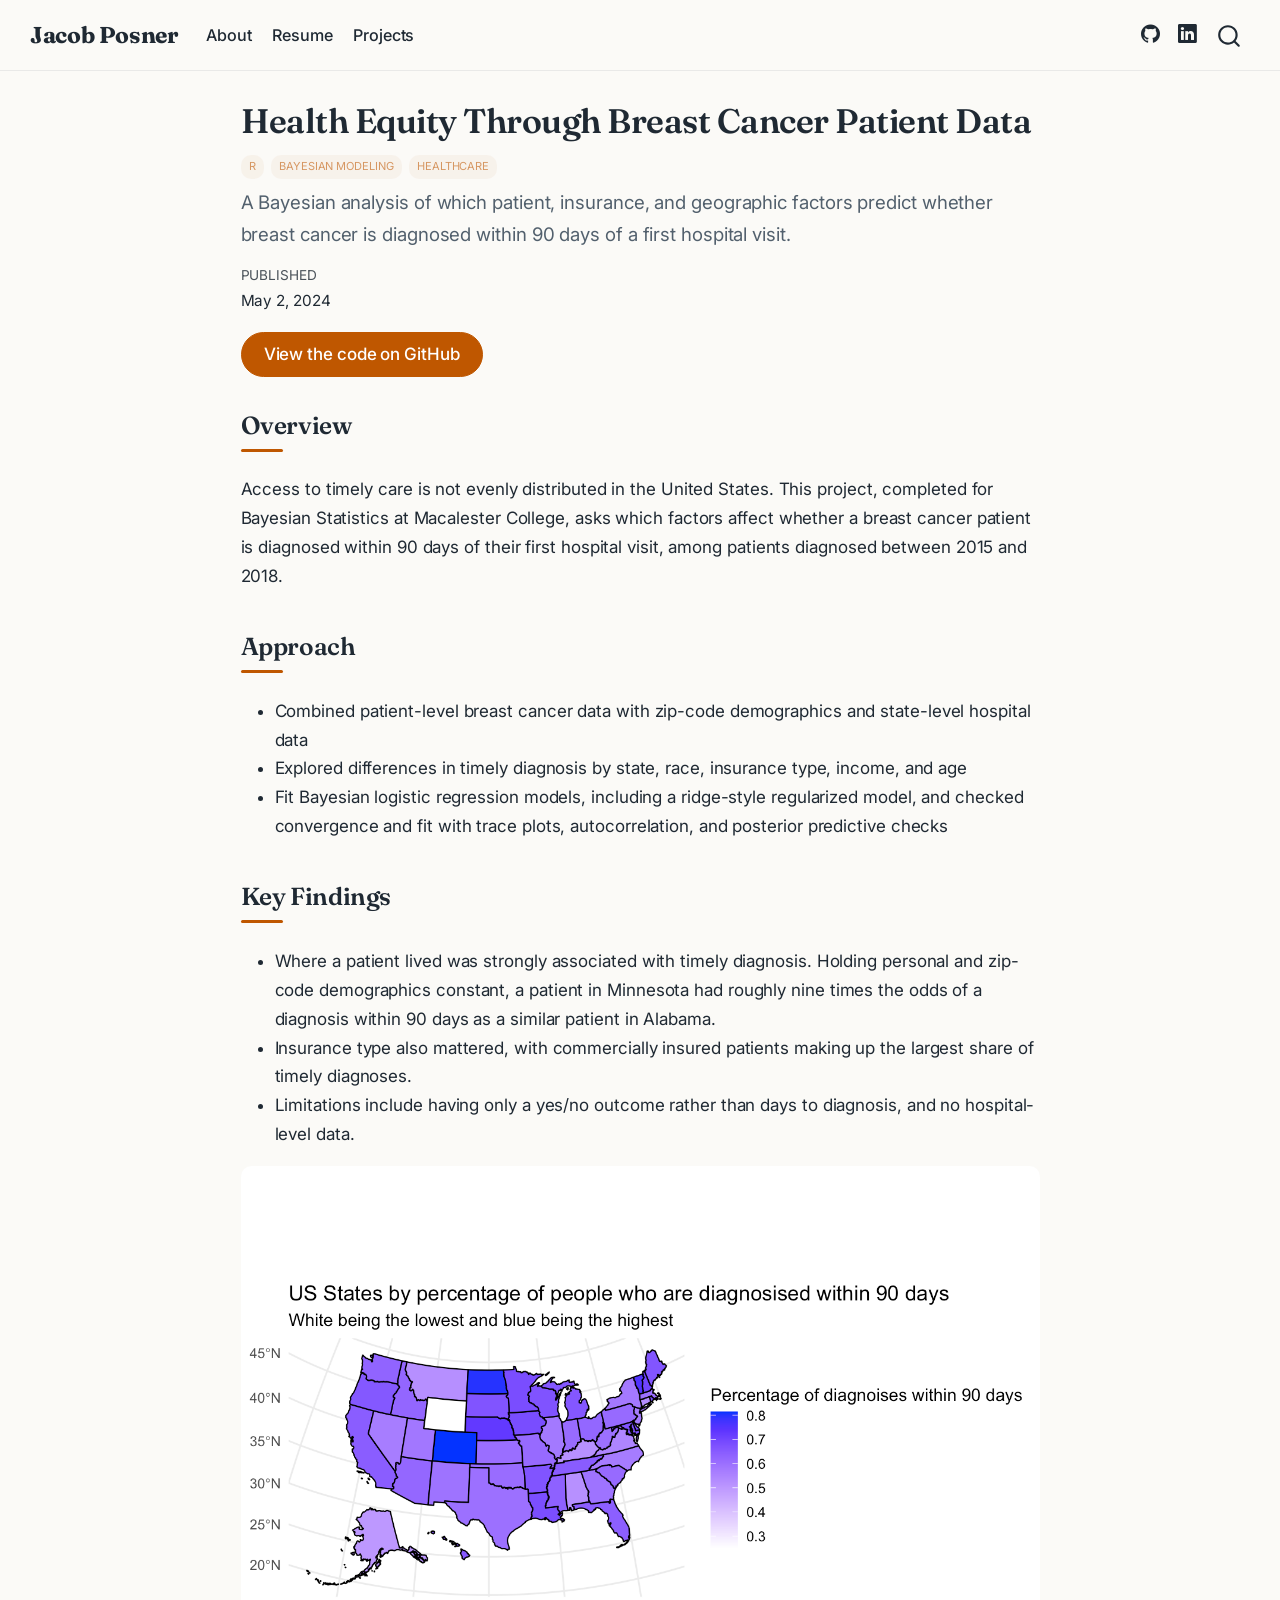
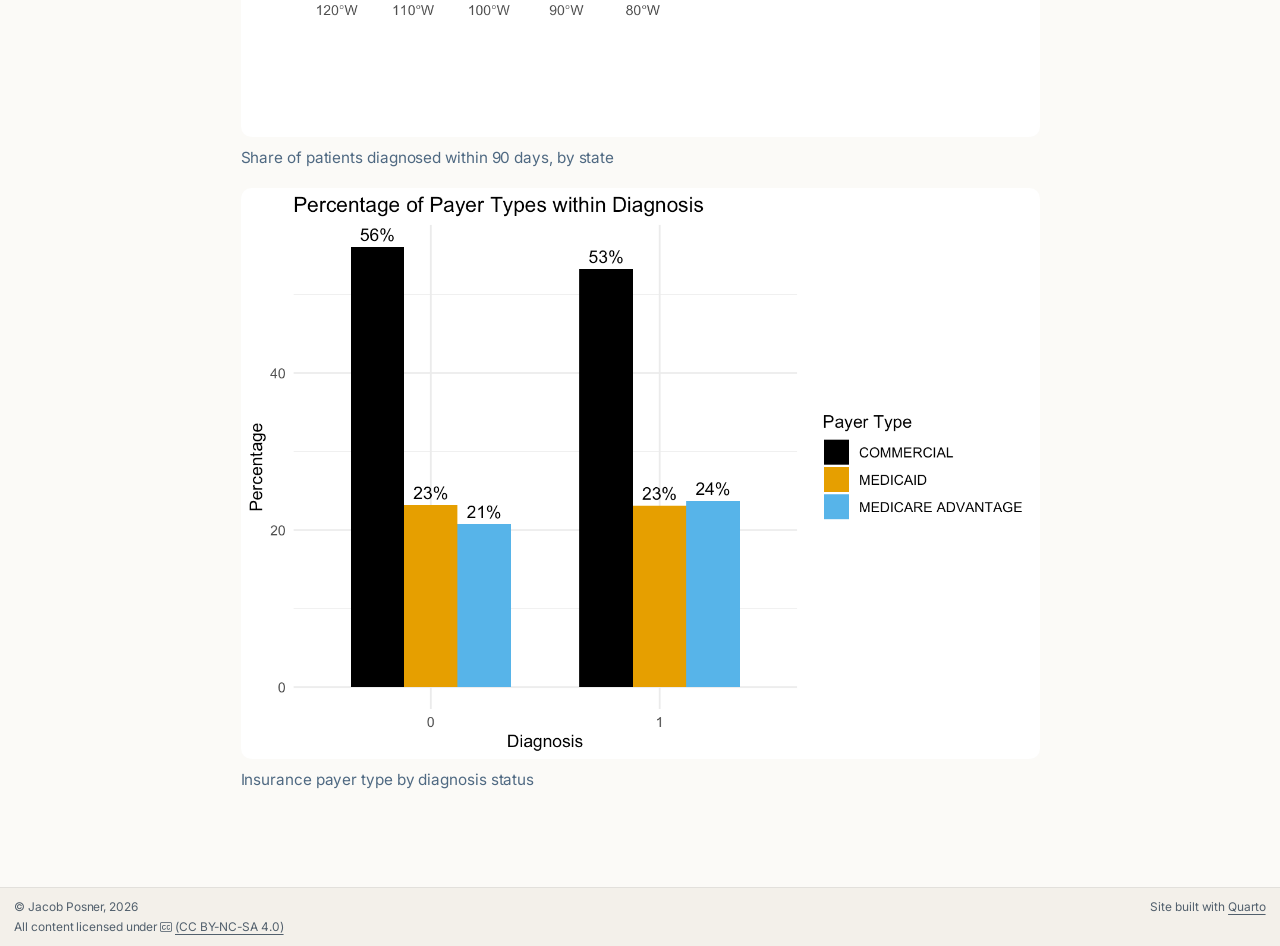
<file: docs/projects/breast-cancer-bayes/index.html>
<!DOCTYPE html>
<html xmlns="http://www.w3.org/1999/xhtml" lang="en" xml:lang="en"><head>

<meta charset="utf-8">
<meta name="generator" content="quarto-1.10.19">

<meta name="viewport" content="width=device-width, initial-scale=1.0, user-scalable=yes">

<meta name="dcterms.date" content="2024-05-02">
<meta name="description" content="A Bayesian analysis of which patient, insurance, and geographic factors predict whether breast cancer is diagnosed within 90 days of a first hospital visit.">

<title>Health Equity Through Breast Cancer Patient Data – Jacob Posner</title>
<style>
/* Default styles provided by pandoc.
** See https://pandoc.org/MANUAL.html#variables-for-html for config info.
*/
span.smallcaps{font-variant: small-caps;}
div.columns{display: flex; gap: 1.5em;}
div.column{flex: auto;}
@media screen {
div.columns{gap: min(4vw, 1.5em);}
div.column{overflow-x: auto;}
}
div.hanging-indent{margin-left: 1.5em; text-indent: -1.5em;}
ul.task-list{list-style: none;}
ul.task-list li input[type="checkbox"] {
  width: 0.8em;
  margin: 0 0.8em 0.2em -1em; /* quarto-specific, see https://github.com/quarto-dev/quarto-cli/issues/4556 */ 
  vertical-align: middle;
}
</style>


<script src="../../site_libs/quarto-nav/quarto-nav.js"></script>
<script src="../../site_libs/quarto-nav/headroom.min.js"></script>
<script src="../../site_libs/clipboard/clipboard.min.js"></script>
<script src="../../site_libs/quarto-search/autocomplete.umd.js"></script>
<script src="../../site_libs/quarto-search/fuse.min.js"></script>
<script src="../../site_libs/quarto-search/quarto-search.js"></script>
<meta name="quarto:offset" content="../../">
<link href="../../images/favicon.png" rel="icon" type="image/png">
<script src="../../site_libs/quarto-html/quarto.js" type="module"></script>
<script src="../../site_libs/quarto-html/tabsets/tabsets.js" type="module"></script>
<script src="../../site_libs/quarto-html/popper.min.js"></script>
<script src="../../site_libs/quarto-html/tippy.umd.min.js"></script>
<script src="../../site_libs/quarto-html/anchor.min.js"></script>
<link href="../../site_libs/quarto-html/tippy.css" rel="stylesheet">
<link href="../../site_libs/quarto-html/quarto-syntax-highlighting-bf27225e3a48a9273f3daa8f8e829971.css" rel="stylesheet" id="quarto-text-highlighting-styles">
<script src="../../site_libs/bootstrap/bootstrap.min.js"></script>
<link href="../../site_libs/bootstrap/bootstrap-icons.css" rel="stylesheet">
<link href="../../site_libs/bootstrap/bootstrap-902347b7fec734bd98e9850cfc16869b.min.css" rel="stylesheet" append-hash="true" id="quarto-bootstrap" data-mode="light">
<script id="quarto-search-options" type="application/json">{
  "location": "navbar",
  "copy-button": false,
  "collapse-after": 3,
  "panel-placement": "end",
  "type": "overlay",
  "limit": 50,
  "keyboard-shortcut": [
    "f",
    "/",
    "s"
  ],
  "show-item-context": false,
  "language": {
    "search-no-results-text": "No results",
    "search-matching-documents-text": "matching documents",
    "search-copy-link-title": "Copy link to search",
    "search-hide-matches-text": "Hide additional matches",
    "search-more-match-text": "more match in this document",
    "search-more-matches-text": "more matches in this document",
    "search-clear-button-title": "Clear",
    "search-text-placeholder": "",
    "search-detached-cancel-button-title": "Cancel",
    "search-submit-button-title": "Submit",
    "search-label": "Search"
  }
}</script>


<link rel="stylesheet" href="../../styles.css">
<meta property="og:title" content="Health Equity Through Breast Cancer Patient Data – Jacob Posner">
<meta property="og:description" content="A Bayesian analysis of which patient, insurance, and geographic factors predict whether breast cancer is diagnosed within 90 days of a first hospital visit.">
<meta property="og:image" content="https://jposner33.github.io/jacob-posner.github.io/projects/breast-cancer-bayes/featured.png">
<meta property="og:site_name" content="Jacob Posner">
<meta property="og:image:height" content="640">
<meta property="og:image:width" content="1200">
</head>

<body class="nav-fixed fullcontent quarto-light">

<div id="quarto-search-results"></div>
  <header id="quarto-header" class="headroom fixed-top">
    <nav class="navbar navbar-expand-lg " data-bs-theme="dark">
      <div class="navbar-container container-fluid">
      <div class="navbar-brand-container mx-auto">
    <a class="navbar-brand" href="../../index.html">
    <span class="navbar-title">Jacob Posner</span>
    </a>
  </div>
            <div id="quarto-search" class="" title="Search"></div>
          <button class="navbar-toggler" type="button" data-bs-toggle="collapse" data-bs-target="#navbarCollapse" aria-controls="navbarCollapse" role="menu" aria-expanded="false" aria-label="Toggle navigation" onclick="if (window.quartoToggleHeadroom) { window.quartoToggleHeadroom(); }">
  <span class="navbar-toggler-icon"></span>
</button>
          <div class="collapse navbar-collapse" id="navbarCollapse">
            <ul class="navbar-nav navbar-nav-scroll me-auto">
  <li class="nav-item">
    <a class="nav-link" href="../../index.html"> 
<span class="menu-text">About</span></a>
  </li>  
  <li class="nav-item">
    <a class="nav-link" href="../../resume.html"> 
<span class="menu-text">Resume</span></a>
  </li>  
  <li class="nav-item">
    <a class="nav-link" href="../../projects.html"> 
<span class="menu-text">Projects</span></a>
  </li>  
</ul>
            <ul class="navbar-nav navbar-nav-scroll ms-auto">
  <li class="nav-item compact">
    <a class="nav-link" href="https://github.com/jposner33"> <i class="bi bi-github" role="img">
</i> 
<span class="menu-text"></span></a>
  </li>  
  <li class="nav-item compact">
    <a class="nav-link" href="https://www.linkedin.com/in/jacob-l-posner"> <i class="bi bi-linkedin" role="img">
</i> 
<span class="menu-text"></span></a>
  </li>  
</ul>
          </div> <!-- /navcollapse -->
            <div class="quarto-navbar-tools">
</div>
      </div> <!-- /container-fluid -->
    </nav>
</header>
<!-- content -->
<div id="quarto-content" class="quarto-container page-columns page-rows-contents page-layout-article page-navbar">
<!-- sidebar -->
<!-- margin-sidebar -->
    
<!-- main -->
<main class="content" id="quarto-document-content">

<header id="title-block-header" class="quarto-title-block default">
<div class="quarto-title">
<h1 class="title">Health Equity Through Breast Cancer Patient Data</h1>
  <div class="quarto-categories">
    <div class="quarto-category">R</div>
    <div class="quarto-category">Bayesian Modeling</div>
    <div class="quarto-category">Healthcare</div>
  </div>
  </div>

<div>
  <div class="description">
    A Bayesian analysis of which patient, insurance, and geographic factors predict whether breast cancer is diagnosed within 90 days of a first hospital visit.
  </div>
</div>


<div class="quarto-title-meta">

    
    <div>
    <div class="quarto-title-meta-heading">Published</div>
    <div class="quarto-title-meta-contents">
      <p class="date">May 2, 2024</p>
    </div>
  </div>
  
    
  </div>
  


</header>


<p><a href="https://github.com/Jposner33/STAT454-Project" class="btn btn-primary" target="_blank">View the code on GitHub</a></p>
<section id="overview" class="level2">
<h2 class="anchored" data-anchor-id="overview">Overview</h2>
<p>Access to timely care is not evenly distributed in the United States. This project, completed for Bayesian Statistics at Macalester College, asks which factors affect whether a breast cancer patient is diagnosed within 90 days of their first hospital visit, among patients diagnosed between 2015 and 2018.</p>
</section>
<section id="approach" class="level2">
<h2 class="anchored" data-anchor-id="approach">Approach</h2>
<ul>
<li>Combined patient-level breast cancer data with zip-code demographics and state-level hospital data</li>
<li>Explored differences in timely diagnosis by state, race, insurance type, income, and age</li>
<li>Fit Bayesian logistic regression models, including a ridge-style regularized model, and checked convergence and fit with trace plots, autocorrelation, and posterior predictive checks</li>
</ul>
</section>
<section id="key-findings" class="level2">
<h2 class="anchored" data-anchor-id="key-findings">Key Findings</h2>
<ul>
<li>Where a patient lived was strongly associated with timely diagnosis. Holding personal and zip-code demographics constant, a patient in Minnesota had roughly nine times the odds of a diagnosis within 90 days as a similar patient in Alabama.</li>
<li>Insurance type also mattered, with commercially insured patients making up the largest share of timely diagnoses.</li>
<li>Limitations include having only a yes/no outcome rather than days to diagnosis, and no hospital-level data.</li>
</ul>
<div class="quarto-figure quarto-figure-center">
<figure class="figure">
<p><img src="map.png" class="img-fluid figure-img"></p>
<figcaption>Share of patients diagnosed within 90 days, by state</figcaption>
</figure>
</div>
<div class="quarto-figure quarto-figure-center">
<figure class="figure">
<p><img src="payer.png" class="img-fluid figure-img"></p>
<figcaption>Insurance payer type by diagnosis status</figcaption>
</figure>
</div>


</section>

</main> <!-- /main -->
<script id="quarto-html-after-body" type="application/javascript">
  window.document.addEventListener("DOMContentLoaded", function (event) {
    const icon = "";
    const anchorJS = new window.AnchorJS();
    anchorJS.options = {
      placement: 'right',
      icon: icon
    };
    anchorJS.add('.anchored');
    const isCodeAnnotation = (el) => {
      for (const clz of el.classList) {
        if (clz.startsWith('code-annotation-')) {                     
          return true;
        }
      }
      return false;
    }
    const onCopySuccess = function(e) {
      // button target
      const button = e.trigger;
      // don't keep focus
      button.blur();
      // flash "checked"
      button.classList.add('code-copy-button-checked');
      var currentTitle = button.getAttribute("title");
      button.setAttribute("title", "Copied!");
      let tooltip;
      if (window.bootstrap) {
        button.setAttribute("data-bs-toggle", "tooltip");
        button.setAttribute("data-bs-placement", "left");
        button.setAttribute("data-bs-title", "Copied!");
        tooltip = new bootstrap.Tooltip(button, 
          { trigger: "manual", 
            customClass: "code-copy-button-tooltip",
            offset: [0, -8]});
        tooltip.show();    
      }
      setTimeout(function() {
        if (tooltip) {
          tooltip.hide();
          button.removeAttribute("data-bs-title");
          button.removeAttribute("data-bs-toggle");
          button.removeAttribute("data-bs-placement");
        }
        button.setAttribute("title", currentTitle);
        button.classList.remove('code-copy-button-checked');
      }, 1000);
      // clear code selection
      e.clearSelection();
    }
    const getTextToCopy = function(trigger) {
      const outerScaffold = trigger.parentElement.cloneNode(true);
      const codeEl = outerScaffold.querySelector('code');
      for (const childEl of codeEl.children) {
        if (isCodeAnnotation(childEl)) {
          childEl.remove();
        }
      }
      return codeEl.innerText;
    }
    const clipboard = new window.ClipboardJS('.code-copy-button:not([data-in-quarto-modal])', {
      text: getTextToCopy
    });
    clipboard.on('success', onCopySuccess);
    if (window.document.getElementById('quarto-embedded-source-code-modal')) {
      const clipboardModal = new window.ClipboardJS('.code-copy-button[data-in-quarto-modal]', {
        text: getTextToCopy,
        container: window.document.getElementById('quarto-embedded-source-code-modal')
      });
      clipboardModal.on('success', onCopySuccess);
    }
      var localhostRegex = new RegExp(/^(?:http|https):\/\/localhost\:?[0-9]*\//);
      var mailtoRegex = new RegExp(/^mailto:/);
        var filterRegex = new RegExp("https:\/\/jposner33\.github\.io\/jacob-posner\.github\.io\/");
      var isInternal = (href) => {
          return filterRegex.test(href) || localhostRegex.test(href) || mailtoRegex.test(href);
      }
      // Inspect non-navigation links and adorn them if external
     var links = window.document.querySelectorAll('a[href]:not(.nav-link):not(.navbar-brand):not(.toc-action):not(.sidebar-link):not(.sidebar-item-toggle):not(.pagination-link):not(.no-external):not([aria-hidden]):not(.dropdown-item):not(.quarto-navigation-tool):not(.about-link)');
      for (var i=0; i<links.length; i++) {
        const link = links[i];
        if (!isInternal(link.href)) {
          // undo the damage that might have been done by quarto-nav.js in the case of
          // links that we want to consider external
          if (link.dataset.originalHref !== undefined) {
            link.href = link.dataset.originalHref;
          }
        }
      }
    function tippyHover(el, contentFn, onTriggerFn, onUntriggerFn) {
      const config = {
        allowHTML: true,
        maxWidth: 500,
        delay: 100,
        arrow: false,
        appendTo: function(el) {
            return el.parentElement;
        },
        interactive: true,
        interactiveBorder: 10,
        theme: 'quarto',
        placement: 'bottom-start',
      };
      if (contentFn) {
        config.content = contentFn;
      }
      if (onTriggerFn) {
        config.onTrigger = onTriggerFn;
      }
      if (onUntriggerFn) {
        config.onUntrigger = onUntriggerFn;
      }
      window.tippy(el, config); 
    }
    const noterefs = window.document.querySelectorAll('a[role="doc-noteref"]');
    for (var i=0; i<noterefs.length; i++) {
      const ref = noterefs[i];
      tippyHover(ref, function() {
        // use id or data attribute instead here
        let href = ref.getAttribute('data-footnote-href') || ref.getAttribute('href');
        try { href = new URL(href).hash; } catch {}
        const id = href.replace(/^#\/?/, "");
        const note = window.document.getElementById(id);
        if (note) {
          return note.innerHTML;
        } else {
          return "";
        }
      });
    }
    const xrefs = window.document.querySelectorAll('a.quarto-xref');
    const processXRef = (id, note) => {
      // Strip column container classes
      const stripColumnClz = (el) => {
        el.classList.remove("page-full", "page-columns");
        if (el.children) {
          for (const child of el.children) {
            stripColumnClz(child);
          }
        }
      }
      stripColumnClz(note)
      if (id === null || id.startsWith('sec-')) {
        // Special case sections, only their first couple elements
        const container = document.createElement("div");
        if (note.children && note.children.length > 2) {
          container.appendChild(note.children[0].cloneNode(true));
          for (let i = 1; i < note.children.length; i++) {
            const child = note.children[i];
            if (child.tagName === "P" && child.innerText === "") {
              continue;
            } else {
              container.appendChild(child.cloneNode(true));
              break;
            }
          }
          if (window.Quarto?.typesetMath) {
            window.Quarto.typesetMath(container);
          }
          return container.innerHTML
        } else {
          if (window.Quarto?.typesetMath) {
            window.Quarto.typesetMath(note);
          }
          return note.innerHTML;
        }
      } else {
        // Remove any anchor links if they are present
        const anchorLink = note.querySelector('a.anchorjs-link');
        if (anchorLink) {
          anchorLink.remove();
        }
        if (window.Quarto?.typesetMath) {
          window.Quarto.typesetMath(note);
        }
        if (note.classList.contains("callout")) {
          return note.outerHTML;
        } else {
          return note.innerHTML;
        }
      }
    }
    for (var i=0; i<xrefs.length; i++) {
      const xref = xrefs[i];
      tippyHover(xref, undefined, function(instance) {
        instance.disable();
        let url = xref.getAttribute('href');
        let hash = undefined; 
        if (url.startsWith('#')) {
          hash = url;
        } else {
          try { hash = new URL(url).hash; } catch {}
        }
        if (hash) {
          const id = hash.replace(/^#\/?/, "");
          const note = window.document.getElementById(id);
          if (note !== null) {
            try {
              const html = processXRef(id, note.cloneNode(true));
              instance.setContent(html);
            } finally {
              instance.enable();
              instance.show();
            }
          } else {
            // See if we can fetch this
            fetch(url.split('#')[0])
            .then(res => res.text())
            .then(html => {
              const parser = new DOMParser();
              const htmlDoc = parser.parseFromString(html, "text/html");
              const note = htmlDoc.getElementById(id);
              if (note !== null) {
                const html = processXRef(id, note);
                instance.setContent(html);
              } 
            }).finally(() => {
              instance.enable();
              instance.show();
            });
          }
        } else {
          // See if we can fetch a full url (with no hash to target)
          // This is a special case and we should probably do some content thinning / targeting
          fetch(url)
          .then(res => res.text())
          .then(html => {
            const parser = new DOMParser();
            const htmlDoc = parser.parseFromString(html, "text/html");
            const note = htmlDoc.querySelector('main.content');
            if (note !== null) {
              // This should only happen for chapter cross references
              // (since there is no id in the URL)
              // remove the first header
              if (note.children.length > 0 && note.children[0].tagName === "HEADER") {
                note.children[0].remove();
              }
              const html = processXRef(null, note);
              instance.setContent(html);
            } 
          }).finally(() => {
            instance.enable();
            instance.show();
          });
        }
      }, function(instance) {
      });
    }
        let selectedAnnoteEl;
        const selectorForAnnotation = ( cell, annotation) => {
          let cellAttr = 'data-code-cell="' + cell + '"';
          let lineAttr = 'data-code-annotation="' +  annotation + '"';
          const selector = 'span[' + cellAttr + '][' + lineAttr + ']';
          return selector;
        }
        const selectCodeLines = (annoteEl) => {
          const doc = window.document;
          const targetCell = annoteEl.getAttribute("data-target-cell");
          const targetAnnotation = annoteEl.getAttribute("data-target-annotation");
          const annoteSpan = window.document.querySelector(selectorForAnnotation(targetCell, targetAnnotation));
          const lines = annoteSpan.getAttribute("data-code-lines").split(",");
          const lineIds = lines.map((line) => {
            return targetCell + "-" + line;
          })
          let top = null;
          let height = null;
          let parent = null;
          if (lineIds.length > 0) {
              //compute the position of the single el (top and bottom and make a div)
              const el = window.document.getElementById(lineIds[0]);
              top = el.offsetTop;
              height = el.offsetHeight;
              parent = el.parentElement.parentElement;
            if (lineIds.length > 1) {
              const lastEl = window.document.getElementById(lineIds[lineIds.length - 1]);
              const bottom = lastEl.offsetTop + lastEl.offsetHeight;
              height = bottom - top;
            }
            if (top !== null && height !== null && parent !== null) {
              // cook up a div (if necessary) and position it 
              let div = window.document.getElementById("code-annotation-line-highlight");
              if (div === null) {
                div = window.document.createElement("div");
                div.setAttribute("id", "code-annotation-line-highlight");
                div.style.position = 'absolute';
                parent.appendChild(div);
              }
              div.style.top = top - 2 + "px";
              div.style.height = height + 4 + "px";
              div.style.left = 0;
              let gutterDiv = window.document.getElementById("code-annotation-line-highlight-gutter");
              if (gutterDiv === null) {
                gutterDiv = window.document.createElement("div");
                gutterDiv.setAttribute("id", "code-annotation-line-highlight-gutter");
                gutterDiv.style.position = 'absolute';
                const codeCell = window.document.getElementById(targetCell);
                const gutter = codeCell.querySelector('.code-annotation-gutter');
                gutter.appendChild(gutterDiv);
              }
              gutterDiv.style.top = top - 2 + "px";
              gutterDiv.style.height = height + 4 + "px";
            }
            selectedAnnoteEl = annoteEl;
          }
        };
        const unselectCodeLines = () => {
          const elementsIds = ["code-annotation-line-highlight", "code-annotation-line-highlight-gutter"];
          elementsIds.forEach((elId) => {
            const div = window.document.getElementById(elId);
            if (div) {
              div.remove();
            }
          });
          selectedAnnoteEl = undefined;
        };
          // Handle positioning of the toggle
      window.addEventListener(
        "resize",
        throttle(() => {
          elRect = undefined;
          if (selectedAnnoteEl) {
            selectCodeLines(selectedAnnoteEl);
          }
        }, 10)
      );
      function throttle(fn, ms) {
      let throttle = false;
      let timer;
        return (...args) => {
          if(!throttle) { // first call gets through
              fn.apply(this, args);
              throttle = true;
          } else { // all the others get throttled
              if(timer) clearTimeout(timer); // cancel #2
              timer = setTimeout(() => {
                fn.apply(this, args);
                timer = throttle = false;
              }, ms);
          }
        };
      }
        // Attach click handler to the DT
        const annoteDls = window.document.querySelectorAll('dt[data-target-cell]');
        for (const annoteDlNode of annoteDls) {
          annoteDlNode.addEventListener('click', (event) => {
            const clickedEl = event.target;
            if (clickedEl !== selectedAnnoteEl) {
              unselectCodeLines();
              const activeEl = window.document.querySelector('dt[data-target-cell].code-annotation-active');
              if (activeEl) {
                activeEl.classList.remove('code-annotation-active');
              }
              selectCodeLines(clickedEl);
              clickedEl.classList.add('code-annotation-active');
            } else {
              // Unselect the line
              unselectCodeLines();
              clickedEl.classList.remove('code-annotation-active');
            }
          });
        }
    const findCites = (el) => {
      const parentEl = el.parentElement;
      if (parentEl) {
        const cites = parentEl.dataset.cites;
        if (cites) {
          return {
            el,
            cites: cites.split(' ')
          };
        } else {
          return findCites(el.parentElement)
        }
      } else {
        return undefined;
      }
    };
    var bibliorefs = window.document.querySelectorAll('a[role="doc-biblioref"]');
    for (var i=0; i<bibliorefs.length; i++) {
      const ref = bibliorefs[i];
      const citeInfo = findCites(ref);
      if (citeInfo) {
        tippyHover(citeInfo.el, function() {
          var popup = window.document.createElement('div');
          citeInfo.cites.forEach(function(cite) {
            var citeDiv = window.document.createElement('div');
            citeDiv.classList.add('hanging-indent');
            citeDiv.classList.add('csl-entry');
            var biblioDiv = window.document.getElementById('ref-' + cite);
            if (biblioDiv) {
              citeDiv.innerHTML = biblioDiv.innerHTML;
            }
            popup.appendChild(citeDiv);
          });
          return popup.innerHTML;
        });
      }
    }
  });
  </script>
</div> <!-- /content -->
<footer class="footer">
  <div class="nav-footer">
    <div class="nav-footer-left">
<p>© Jacob Posner, 2026<br> All content licensed under <i class="bi-badge-cc"></i> <a href="http://creativecommons.org/licenses/by-nc-sa/4.0/">(CC BY-NC-SA 4.0)</a></p>
</div>   
    <div class="nav-footer-center">
      &nbsp;
    </div>
    <div class="nav-footer-right">
<p>Site built with <a href="https://quarto.org/">Quarto</a></p>
</div>
  </div>
</footer>




</body></html>
</file>
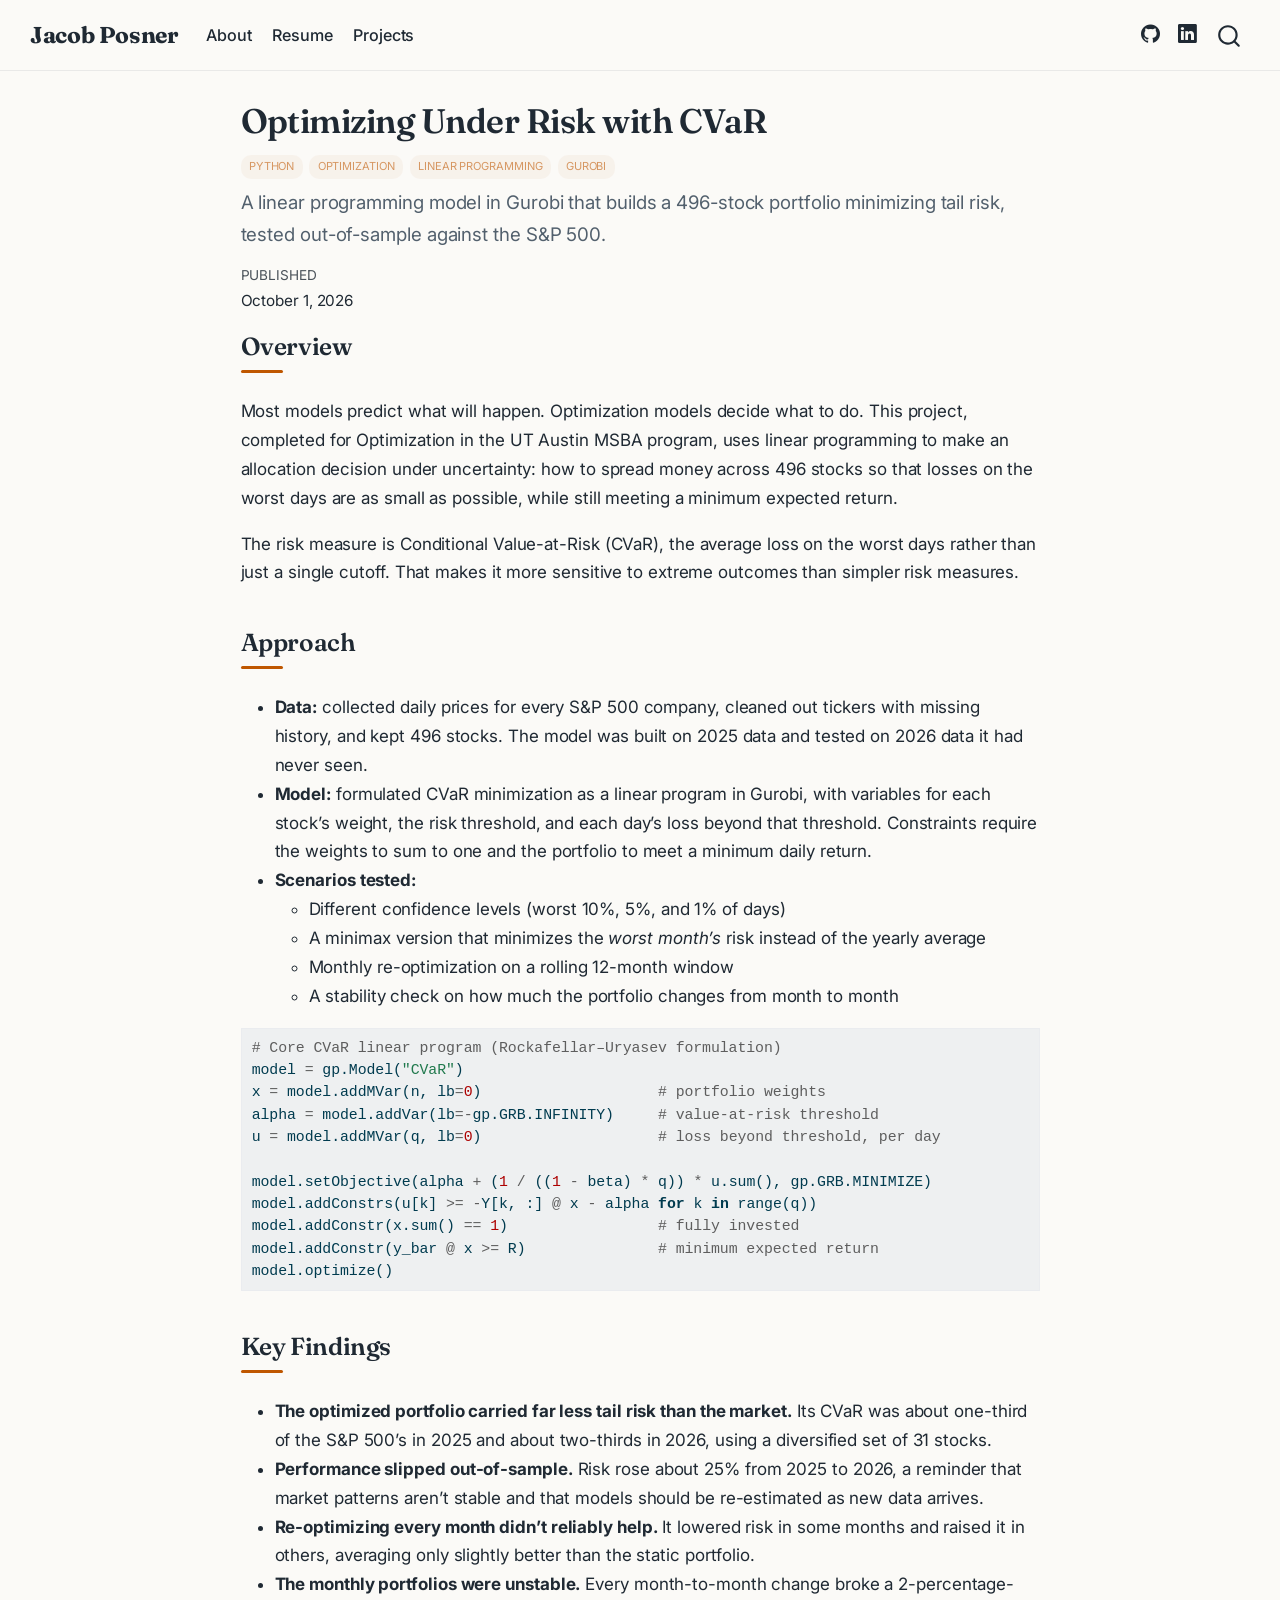
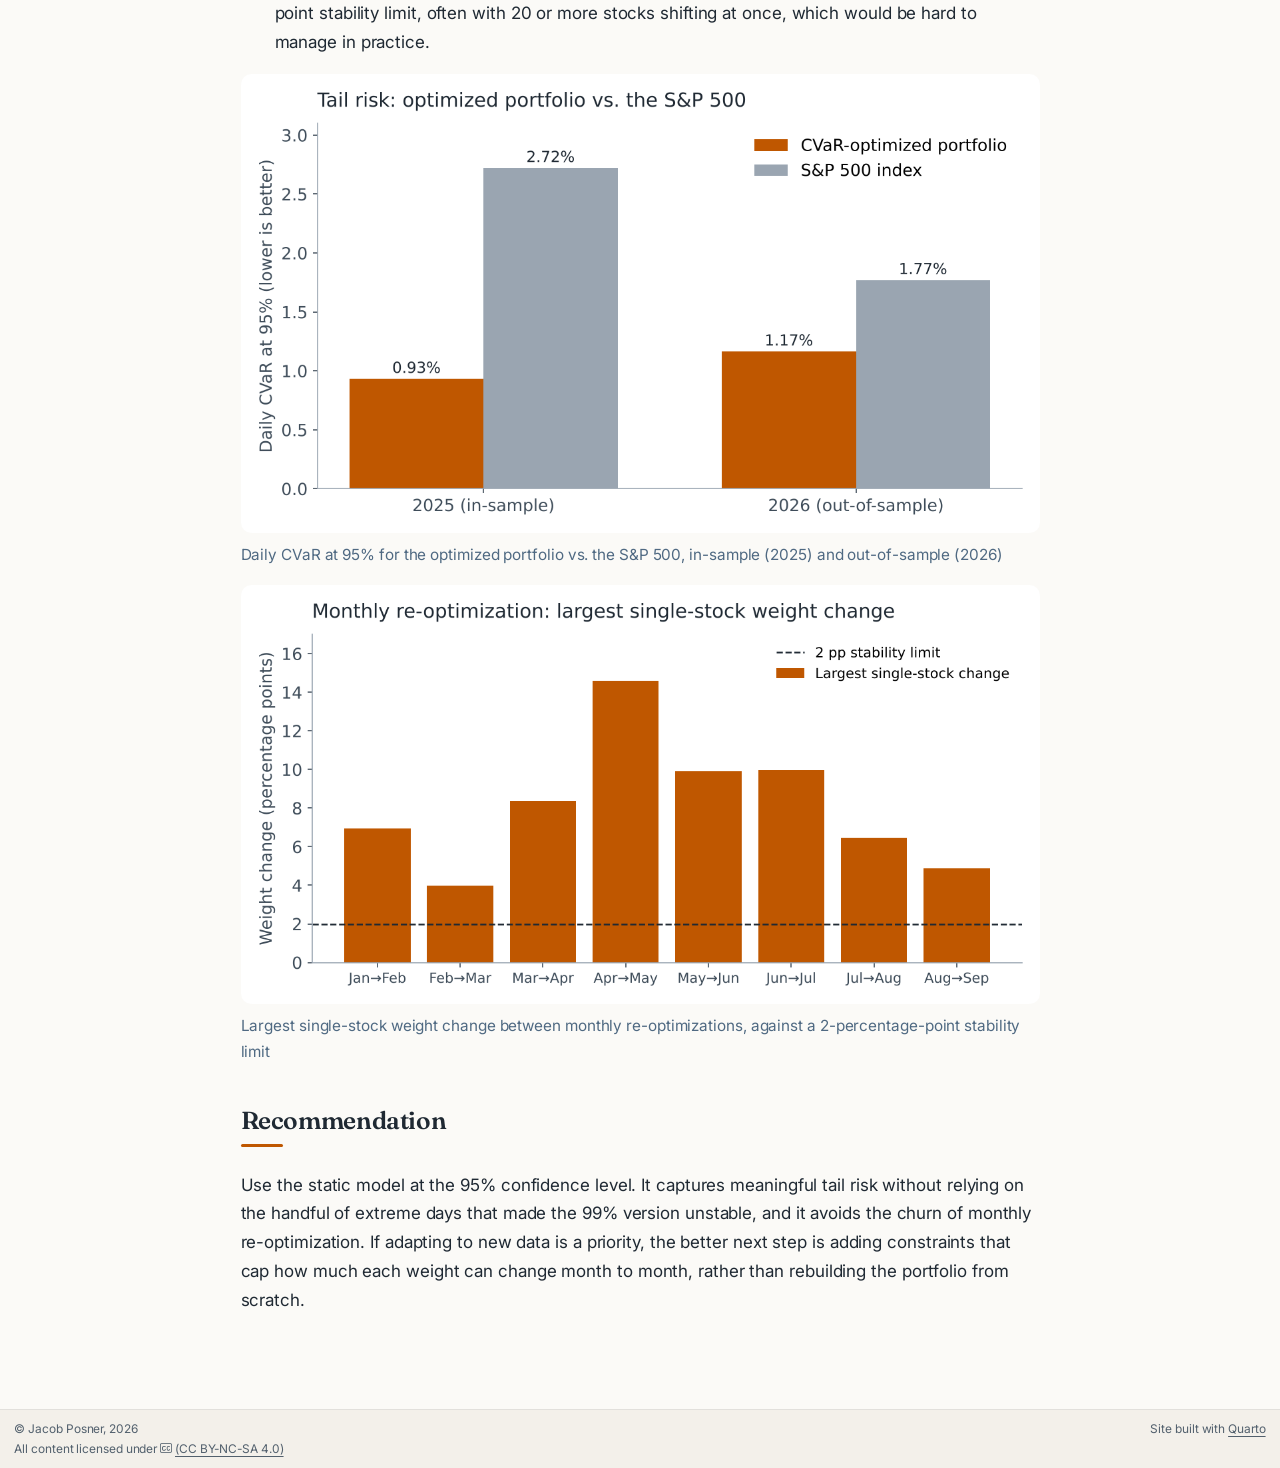
<file: docs/projects/cvar-optimization/index.html>
<!DOCTYPE html>
<html xmlns="http://www.w3.org/1999/xhtml" lang="en" xml:lang="en"><head>

<meta charset="utf-8">
<meta name="generator" content="quarto-1.10.19">

<meta name="viewport" content="width=device-width, initial-scale=1.0, user-scalable=yes">

<meta name="dcterms.date" content="2026-10-01">
<meta name="description" content="A linear programming model in Gurobi that builds a 496-stock portfolio minimizing tail risk, tested out-of-sample against the S&amp;P 500.">

<title>Optimizing Under Risk with CVaR – Jacob Posner</title>
<style>
/* Default styles provided by pandoc.
** See https://pandoc.org/MANUAL.html#variables-for-html for config info.
*/
span.smallcaps{font-variant: small-caps;}
div.columns{display: flex; gap: 1.5em;}
div.column{flex: auto;}
@media screen {
div.columns{gap: min(4vw, 1.5em);}
div.column{overflow-x: auto;}
}
div.hanging-indent{margin-left: 1.5em; text-indent: -1.5em;}
ul.task-list{list-style: none;}
ul.task-list li input[type="checkbox"] {
  width: 0.8em;
  margin: 0 0.8em 0.2em -1em; /* quarto-specific, see https://github.com/quarto-dev/quarto-cli/issues/4556 */ 
  vertical-align: middle;
}
/* CSS for syntax highlighting */
html { -webkit-text-size-adjust: 100%; }
pre > code.sourceCode { white-space: pre; position: relative; }
pre > code.sourceCode > span { display: inline-block; line-height: 1.25; }
pre > code.sourceCode > span:empty { height: 1.2em; }
.sourceCode { overflow: visible; }
code.sourceCode > span { color: inherit; text-decoration: inherit; }
div.sourceCode { margin: 1em 0; }
pre.sourceCode { margin: 0; }
@media screen {
div.sourceCode { overflow: auto; }
}
@media print {
pre > code.sourceCode { white-space: pre-wrap; }
pre > code.sourceCode > span { text-indent: -5em; padding-left: 5em; }
}
pre.numberSource code
  { counter-reset: source-line 0; }
pre.numberSource code > span
  { position: relative; left: -4em; counter-increment: source-line; }
pre.numberSource code > span > a:first-child::before
  { content: counter(source-line);
    position: relative; left: -1em; text-align: right; vertical-align: baseline;
    border: none; display: inline-block;
    -webkit-touch-callout: none; -webkit-user-select: none;
    -khtml-user-select: none; -moz-user-select: none;
    -ms-user-select: none; user-select: none;
    padding: 0 4px; width: 4em;
  }
pre.numberSource { margin-left: 3em;  padding-left: 4px; }
div.sourceCode
  {   }
@media screen {
pre > code.sourceCode > span > a:first-child::before { text-decoration: underline; }
}
</style>


<script src="../../site_libs/quarto-nav/quarto-nav.js"></script>
<script src="../../site_libs/quarto-nav/headroom.min.js"></script>
<script src="../../site_libs/clipboard/clipboard.min.js"></script>
<script src="../../site_libs/quarto-search/autocomplete.umd.js"></script>
<script src="../../site_libs/quarto-search/fuse.min.js"></script>
<script src="../../site_libs/quarto-search/quarto-search.js"></script>
<meta name="quarto:offset" content="../../">
<link href="../../images/favicon.png" rel="icon" type="image/png">
<script src="../../site_libs/quarto-html/quarto.js" type="module"></script>
<script src="../../site_libs/quarto-html/tabsets/tabsets.js" type="module"></script>
<script src="../../site_libs/quarto-html/popper.min.js"></script>
<script src="../../site_libs/quarto-html/tippy.umd.min.js"></script>
<script src="../../site_libs/quarto-html/anchor.min.js"></script>
<link href="../../site_libs/quarto-html/tippy.css" rel="stylesheet">
<link href="../../site_libs/quarto-html/quarto-syntax-highlighting-bf27225e3a48a9273f3daa8f8e829971.css" rel="stylesheet" id="quarto-text-highlighting-styles">
<script src="../../site_libs/bootstrap/bootstrap.min.js"></script>
<link href="../../site_libs/bootstrap/bootstrap-icons.css" rel="stylesheet">
<link href="../../site_libs/bootstrap/bootstrap-902347b7fec734bd98e9850cfc16869b.min.css" rel="stylesheet" append-hash="true" id="quarto-bootstrap" data-mode="light">
<script id="quarto-search-options" type="application/json">{
  "location": "navbar",
  "copy-button": false,
  "collapse-after": 3,
  "panel-placement": "end",
  "type": "overlay",
  "limit": 50,
  "keyboard-shortcut": [
    "f",
    "/",
    "s"
  ],
  "show-item-context": false,
  "language": {
    "search-no-results-text": "No results",
    "search-matching-documents-text": "matching documents",
    "search-copy-link-title": "Copy link to search",
    "search-hide-matches-text": "Hide additional matches",
    "search-more-match-text": "more match in this document",
    "search-more-matches-text": "more matches in this document",
    "search-clear-button-title": "Clear",
    "search-text-placeholder": "",
    "search-detached-cancel-button-title": "Cancel",
    "search-submit-button-title": "Submit",
    "search-label": "Search"
  }
}</script>


<link rel="stylesheet" href="../../styles.css">
<meta property="og:title" content="Optimizing Under Risk with CVaR – Jacob Posner">
<meta property="og:description" content="A linear programming model in Gurobi that builds a 496-stock portfolio minimizing tail risk, tested out-of-sample against the S&amp;P 500.">
<meta property="og:image" content="https://jposner33.github.io/jacob-posner.github.io/projects/cvar-optimization/featured.png">
<meta property="og:site_name" content="Jacob Posner">
<meta property="og:image:height" content="640">
<meta property="og:image:width" content="1200">
</head>

<body class="nav-fixed fullcontent quarto-light">

<div id="quarto-search-results"></div>
  <header id="quarto-header" class="headroom fixed-top">
    <nav class="navbar navbar-expand-lg " data-bs-theme="dark">
      <div class="navbar-container container-fluid">
      <div class="navbar-brand-container mx-auto">
    <a class="navbar-brand" href="../../index.html">
    <span class="navbar-title">Jacob Posner</span>
    </a>
  </div>
            <div id="quarto-search" class="" title="Search"></div>
          <button class="navbar-toggler" type="button" data-bs-toggle="collapse" data-bs-target="#navbarCollapse" aria-controls="navbarCollapse" role="menu" aria-expanded="false" aria-label="Toggle navigation" onclick="if (window.quartoToggleHeadroom) { window.quartoToggleHeadroom(); }">
  <span class="navbar-toggler-icon"></span>
</button>
          <div class="collapse navbar-collapse" id="navbarCollapse">
            <ul class="navbar-nav navbar-nav-scroll me-auto">
  <li class="nav-item">
    <a class="nav-link" href="../../index.html"> 
<span class="menu-text">About</span></a>
  </li>  
  <li class="nav-item">
    <a class="nav-link" href="../../resume.html"> 
<span class="menu-text">Resume</span></a>
  </li>  
  <li class="nav-item">
    <a class="nav-link" href="../../projects.html"> 
<span class="menu-text">Projects</span></a>
  </li>  
</ul>
            <ul class="navbar-nav navbar-nav-scroll ms-auto">
  <li class="nav-item compact">
    <a class="nav-link" href="https://github.com/jposner33"> <i class="bi bi-github" role="img">
</i> 
<span class="menu-text"></span></a>
  </li>  
  <li class="nav-item compact">
    <a class="nav-link" href="https://www.linkedin.com/in/jacob-l-posner"> <i class="bi bi-linkedin" role="img">
</i> 
<span class="menu-text"></span></a>
  </li>  
</ul>
          </div> <!-- /navcollapse -->
            <div class="quarto-navbar-tools">
</div>
      </div> <!-- /container-fluid -->
    </nav>
</header>
<!-- content -->
<div id="quarto-content" class="quarto-container page-columns page-rows-contents page-layout-article page-navbar">
<!-- sidebar -->
<!-- margin-sidebar -->
    
<!-- main -->
<main class="content" id="quarto-document-content">

<header id="title-block-header" class="quarto-title-block default">
<div class="quarto-title">
<h1 class="title">Optimizing Under Risk with CVaR</h1>
  <div class="quarto-categories">
    <div class="quarto-category">Python</div>
    <div class="quarto-category">Optimization</div>
    <div class="quarto-category">Linear Programming</div>
    <div class="quarto-category">Gurobi</div>
  </div>
  </div>

<div>
  <div class="description">
    A linear programming model in Gurobi that builds a 496-stock portfolio minimizing tail risk, tested out-of-sample against the S&amp;P 500.
  </div>
</div>


<div class="quarto-title-meta">

    
    <div>
    <div class="quarto-title-meta-heading">Published</div>
    <div class="quarto-title-meta-contents">
      <p class="date">October 1, 2026</p>
    </div>
  </div>
  
    
  </div>
  


</header>


<section id="overview" class="level2">
<h2 class="anchored" data-anchor-id="overview">Overview</h2>
<p>Most models predict what will happen. Optimization models decide what to do. This project, completed for Optimization in the UT Austin MSBA program, uses linear programming to make an allocation decision under uncertainty: how to spread money across 496 stocks so that losses on the worst days are as small as possible, while still meeting a minimum expected return.</p>
<p>The risk measure is Conditional Value-at-Risk (CVaR), the average loss on the worst days rather than just a single cutoff. That makes it more sensitive to extreme outcomes than simpler risk measures.</p>
</section>
<section id="approach" class="level2">
<h2 class="anchored" data-anchor-id="approach">Approach</h2>
<ul>
<li><strong>Data:</strong> collected daily prices for every S&amp;P 500 company, cleaned out tickers with missing history, and kept 496 stocks. The model was built on 2025 data and tested on 2026 data it had never seen.</li>
<li><strong>Model:</strong> formulated CVaR minimization as a linear program in Gurobi, with variables for each stock’s weight, the risk threshold, and each day’s loss beyond that threshold. Constraints require the weights to sum to one and the portfolio to meet a minimum daily return.</li>
<li><strong>Scenarios tested:</strong>
<ul>
<li>Different confidence levels (worst 10%, 5%, and 1% of days)</li>
<li>A minimax version that minimizes the <em>worst month’s</em> risk instead of the yearly average</li>
<li>Monthly re-optimization on a rolling 12-month window</li>
<li>A stability check on how much the portfolio changes from month to month</li>
</ul></li>
</ul>
<div class="code-copy-outer-scaffold"><div class="sourceCode" id="cb1"><pre class="sourceCode python code-with-copy"><code class="sourceCode python"><span id="cb1-1"><a href="#cb1-1" aria-hidden="true" tabindex="-1"></a><span class="co"># Core CVaR linear program (Rockafellar–Uryasev formulation)</span></span>
<span id="cb1-2"><a href="#cb1-2" aria-hidden="true" tabindex="-1"></a>model <span class="op">=</span> gp.Model(<span class="st">"CVaR"</span>)</span>
<span id="cb1-3"><a href="#cb1-3" aria-hidden="true" tabindex="-1"></a>x <span class="op">=</span> model.addMVar(n, lb<span class="op">=</span><span class="dv">0</span>)                    <span class="co"># portfolio weights</span></span>
<span id="cb1-4"><a href="#cb1-4" aria-hidden="true" tabindex="-1"></a>alpha <span class="op">=</span> model.addVar(lb<span class="op">=-</span>gp.GRB.INFINITY)     <span class="co"># value-at-risk threshold</span></span>
<span id="cb1-5"><a href="#cb1-5" aria-hidden="true" tabindex="-1"></a>u <span class="op">=</span> model.addMVar(q, lb<span class="op">=</span><span class="dv">0</span>)                    <span class="co"># loss beyond threshold, per day</span></span>
<span id="cb1-6"><a href="#cb1-6" aria-hidden="true" tabindex="-1"></a></span>
<span id="cb1-7"><a href="#cb1-7" aria-hidden="true" tabindex="-1"></a>model.setObjective(alpha <span class="op">+</span> (<span class="dv">1</span> <span class="op">/</span> ((<span class="dv">1</span> <span class="op">-</span> beta) <span class="op">*</span> q)) <span class="op">*</span> u.<span class="bu">sum</span>(), gp.GRB.MINIMIZE)</span>
<span id="cb1-8"><a href="#cb1-8" aria-hidden="true" tabindex="-1"></a>model.addConstrs(u[k] <span class="op">&gt;=</span> <span class="op">-</span>Y[k, :] <span class="op">@</span> x <span class="op">-</span> alpha <span class="cf">for</span> k <span class="kw">in</span> <span class="bu">range</span>(q))</span>
<span id="cb1-9"><a href="#cb1-9" aria-hidden="true" tabindex="-1"></a>model.addConstr(x.<span class="bu">sum</span>() <span class="op">==</span> <span class="dv">1</span>)                 <span class="co"># fully invested</span></span>
<span id="cb1-10"><a href="#cb1-10" aria-hidden="true" tabindex="-1"></a>model.addConstr(y_bar <span class="op">@</span> x <span class="op">&gt;=</span> R)               <span class="co"># minimum expected return</span></span>
<span id="cb1-11"><a href="#cb1-11" aria-hidden="true" tabindex="-1"></a>model.optimize()</span></code></pre></div><button title="Copy to Clipboard" class="code-copy-button"><i class="bi"></i></button></div>
</section>
<section id="key-findings" class="level2">
<h2 class="anchored" data-anchor-id="key-findings">Key Findings</h2>
<ul>
<li><strong>The optimized portfolio carried far less tail risk than the market.</strong> Its CVaR was about one-third of the S&amp;P 500’s in 2025 and about two-thirds in 2026, using a diversified set of 31 stocks.</li>
<li><strong>Performance slipped out-of-sample.</strong> Risk rose about 25% from 2025 to 2026, a reminder that market patterns aren’t stable and that models should be re-estimated as new data arrives.</li>
<li><strong>Re-optimizing every month didn’t reliably help.</strong> It lowered risk in some months and raised it in others, averaging only slightly better than the static portfolio.</li>
<li><strong>The monthly portfolios were unstable.</strong> Every month-to-month change broke a 2-percentage-point stability limit, often with 20 or more stocks shifting at once, which would be hard to manage in practice.</li>
</ul>
<div class="quarto-figure quarto-figure-center">
<figure class="figure">
<p><img src="cvar_vs_index.png" class="img-fluid figure-img" alt="Bar chart: optimized portfolio CVaR of 0.93% vs. 2.72% for the S&amp;P 500 in 2025, and 1.17% vs. 1.77% in 2026"></p>
<figcaption>Daily CVaR at 95% for the optimized portfolio vs.&nbsp;the S&amp;P 500, in-sample (2025) and out-of-sample (2026)</figcaption>
</figure>
</div>
<div class="quarto-figure quarto-figure-center">
<figure class="figure">
<p><img src="stability.png" class="img-fluid figure-img" alt="Bar chart: largest monthly weight change ranges from about 4 to 15 percentage points, exceeding the 2-point limit every month"></p>
<figcaption>Largest single-stock weight change between monthly re-optimizations, against a 2-percentage-point stability limit</figcaption>
</figure>
</div>
</section>
<section id="recommendation" class="level2">
<h2 class="anchored" data-anchor-id="recommendation">Recommendation</h2>
<p>Use the static model at the 95% confidence level. It captures meaningful tail risk without relying on the handful of extreme days that made the 99% version unstable, and it avoids the churn of monthly re-optimization. If adapting to new data is a priority, the better next step is adding constraints that cap how much each weight can change month to month, rather than rebuilding the portfolio from scratch.</p>


</section>

</main> <!-- /main -->
<script id="quarto-html-after-body" type="application/javascript">
  window.document.addEventListener("DOMContentLoaded", function (event) {
    const icon = "";
    const anchorJS = new window.AnchorJS();
    anchorJS.options = {
      placement: 'right',
      icon: icon
    };
    anchorJS.add('.anchored');
    const isCodeAnnotation = (el) => {
      for (const clz of el.classList) {
        if (clz.startsWith('code-annotation-')) {                     
          return true;
        }
      }
      return false;
    }
    const onCopySuccess = function(e) {
      // button target
      const button = e.trigger;
      // don't keep focus
      button.blur();
      // flash "checked"
      button.classList.add('code-copy-button-checked');
      var currentTitle = button.getAttribute("title");
      button.setAttribute("title", "Copied!");
      let tooltip;
      if (window.bootstrap) {
        button.setAttribute("data-bs-toggle", "tooltip");
        button.setAttribute("data-bs-placement", "left");
        button.setAttribute("data-bs-title", "Copied!");
        tooltip = new bootstrap.Tooltip(button, 
          { trigger: "manual", 
            customClass: "code-copy-button-tooltip",
            offset: [0, -8]});
        tooltip.show();    
      }
      setTimeout(function() {
        if (tooltip) {
          tooltip.hide();
          button.removeAttribute("data-bs-title");
          button.removeAttribute("data-bs-toggle");
          button.removeAttribute("data-bs-placement");
        }
        button.setAttribute("title", currentTitle);
        button.classList.remove('code-copy-button-checked');
      }, 1000);
      // clear code selection
      e.clearSelection();
    }
    const getTextToCopy = function(trigger) {
      const outerScaffold = trigger.parentElement.cloneNode(true);
      const codeEl = outerScaffold.querySelector('code');
      for (const childEl of codeEl.children) {
        if (isCodeAnnotation(childEl)) {
          childEl.remove();
        }
      }
      return codeEl.innerText;
    }
    const clipboard = new window.ClipboardJS('.code-copy-button:not([data-in-quarto-modal])', {
      text: getTextToCopy
    });
    clipboard.on('success', onCopySuccess);
    if (window.document.getElementById('quarto-embedded-source-code-modal')) {
      const clipboardModal = new window.ClipboardJS('.code-copy-button[data-in-quarto-modal]', {
        text: getTextToCopy,
        container: window.document.getElementById('quarto-embedded-source-code-modal')
      });
      clipboardModal.on('success', onCopySuccess);
    }
      var localhostRegex = new RegExp(/^(?:http|https):\/\/localhost\:?[0-9]*\//);
      var mailtoRegex = new RegExp(/^mailto:/);
        var filterRegex = new RegExp("https:\/\/jposner33\.github\.io\/jacob-posner\.github\.io\/");
      var isInternal = (href) => {
          return filterRegex.test(href) || localhostRegex.test(href) || mailtoRegex.test(href);
      }
      // Inspect non-navigation links and adorn them if external
     var links = window.document.querySelectorAll('a[href]:not(.nav-link):not(.navbar-brand):not(.toc-action):not(.sidebar-link):not(.sidebar-item-toggle):not(.pagination-link):not(.no-external):not([aria-hidden]):not(.dropdown-item):not(.quarto-navigation-tool):not(.about-link)');
      for (var i=0; i<links.length; i++) {
        const link = links[i];
        if (!isInternal(link.href)) {
          // undo the damage that might have been done by quarto-nav.js in the case of
          // links that we want to consider external
          if (link.dataset.originalHref !== undefined) {
            link.href = link.dataset.originalHref;
          }
        }
      }
    function tippyHover(el, contentFn, onTriggerFn, onUntriggerFn) {
      const config = {
        allowHTML: true,
        maxWidth: 500,
        delay: 100,
        arrow: false,
        appendTo: function(el) {
            return el.parentElement;
        },
        interactive: true,
        interactiveBorder: 10,
        theme: 'quarto',
        placement: 'bottom-start',
      };
      if (contentFn) {
        config.content = contentFn;
      }
      if (onTriggerFn) {
        config.onTrigger = onTriggerFn;
      }
      if (onUntriggerFn) {
        config.onUntrigger = onUntriggerFn;
      }
      window.tippy(el, config); 
    }
    const noterefs = window.document.querySelectorAll('a[role="doc-noteref"]');
    for (var i=0; i<noterefs.length; i++) {
      const ref = noterefs[i];
      tippyHover(ref, function() {
        // use id or data attribute instead here
        let href = ref.getAttribute('data-footnote-href') || ref.getAttribute('href');
        try { href = new URL(href).hash; } catch {}
        const id = href.replace(/^#\/?/, "");
        const note = window.document.getElementById(id);
        if (note) {
          return note.innerHTML;
        } else {
          return "";
        }
      });
    }
    const xrefs = window.document.querySelectorAll('a.quarto-xref');
    const processXRef = (id, note) => {
      // Strip column container classes
      const stripColumnClz = (el) => {
        el.classList.remove("page-full", "page-columns");
        if (el.children) {
          for (const child of el.children) {
            stripColumnClz(child);
          }
        }
      }
      stripColumnClz(note)
      if (id === null || id.startsWith('sec-')) {
        // Special case sections, only their first couple elements
        const container = document.createElement("div");
        if (note.children && note.children.length > 2) {
          container.appendChild(note.children[0].cloneNode(true));
          for (let i = 1; i < note.children.length; i++) {
            const child = note.children[i];
            if (child.tagName === "P" && child.innerText === "") {
              continue;
            } else {
              container.appendChild(child.cloneNode(true));
              break;
            }
          }
          if (window.Quarto?.typesetMath) {
            window.Quarto.typesetMath(container);
          }
          return container.innerHTML
        } else {
          if (window.Quarto?.typesetMath) {
            window.Quarto.typesetMath(note);
          }
          return note.innerHTML;
        }
      } else {
        // Remove any anchor links if they are present
        const anchorLink = note.querySelector('a.anchorjs-link');
        if (anchorLink) {
          anchorLink.remove();
        }
        if (window.Quarto?.typesetMath) {
          window.Quarto.typesetMath(note);
        }
        if (note.classList.contains("callout")) {
          return note.outerHTML;
        } else {
          return note.innerHTML;
        }
      }
    }
    for (var i=0; i<xrefs.length; i++) {
      const xref = xrefs[i];
      tippyHover(xref, undefined, function(instance) {
        instance.disable();
        let url = xref.getAttribute('href');
        let hash = undefined; 
        if (url.startsWith('#')) {
          hash = url;
        } else {
          try { hash = new URL(url).hash; } catch {}
        }
        if (hash) {
          const id = hash.replace(/^#\/?/, "");
          const note = window.document.getElementById(id);
          if (note !== null) {
            try {
              const html = processXRef(id, note.cloneNode(true));
              instance.setContent(html);
            } finally {
              instance.enable();
              instance.show();
            }
          } else {
            // See if we can fetch this
            fetch(url.split('#')[0])
            .then(res => res.text())
            .then(html => {
              const parser = new DOMParser();
              const htmlDoc = parser.parseFromString(html, "text/html");
              const note = htmlDoc.getElementById(id);
              if (note !== null) {
                const html = processXRef(id, note);
                instance.setContent(html);
              } 
            }).finally(() => {
              instance.enable();
              instance.show();
            });
          }
        } else {
          // See if we can fetch a full url (with no hash to target)
          // This is a special case and we should probably do some content thinning / targeting
          fetch(url)
          .then(res => res.text())
          .then(html => {
            const parser = new DOMParser();
            const htmlDoc = parser.parseFromString(html, "text/html");
            const note = htmlDoc.querySelector('main.content');
            if (note !== null) {
              // This should only happen for chapter cross references
              // (since there is no id in the URL)
              // remove the first header
              if (note.children.length > 0 && note.children[0].tagName === "HEADER") {
                note.children[0].remove();
              }
              const html = processXRef(null, note);
              instance.setContent(html);
            } 
          }).finally(() => {
            instance.enable();
            instance.show();
          });
        }
      }, function(instance) {
      });
    }
        let selectedAnnoteEl;
        const selectorForAnnotation = ( cell, annotation) => {
          let cellAttr = 'data-code-cell="' + cell + '"';
          let lineAttr = 'data-code-annotation="' +  annotation + '"';
          const selector = 'span[' + cellAttr + '][' + lineAttr + ']';
          return selector;
        }
        const selectCodeLines = (annoteEl) => {
          const doc = window.document;
          const targetCell = annoteEl.getAttribute("data-target-cell");
          const targetAnnotation = annoteEl.getAttribute("data-target-annotation");
          const annoteSpan = window.document.querySelector(selectorForAnnotation(targetCell, targetAnnotation));
          const lines = annoteSpan.getAttribute("data-code-lines").split(",");
          const lineIds = lines.map((line) => {
            return targetCell + "-" + line;
          })
          let top = null;
          let height = null;
          let parent = null;
          if (lineIds.length > 0) {
              //compute the position of the single el (top and bottom and make a div)
              const el = window.document.getElementById(lineIds[0]);
              top = el.offsetTop;
              height = el.offsetHeight;
              parent = el.parentElement.parentElement;
            if (lineIds.length > 1) {
              const lastEl = window.document.getElementById(lineIds[lineIds.length - 1]);
              const bottom = lastEl.offsetTop + lastEl.offsetHeight;
              height = bottom - top;
            }
            if (top !== null && height !== null && parent !== null) {
              // cook up a div (if necessary) and position it 
              let div = window.document.getElementById("code-annotation-line-highlight");
              if (div === null) {
                div = window.document.createElement("div");
                div.setAttribute("id", "code-annotation-line-highlight");
                div.style.position = 'absolute';
                parent.appendChild(div);
              }
              div.style.top = top - 2 + "px";
              div.style.height = height + 4 + "px";
              div.style.left = 0;
              let gutterDiv = window.document.getElementById("code-annotation-line-highlight-gutter");
              if (gutterDiv === null) {
                gutterDiv = window.document.createElement("div");
                gutterDiv.setAttribute("id", "code-annotation-line-highlight-gutter");
                gutterDiv.style.position = 'absolute';
                const codeCell = window.document.getElementById(targetCell);
                const gutter = codeCell.querySelector('.code-annotation-gutter');
                gutter.appendChild(gutterDiv);
              }
              gutterDiv.style.top = top - 2 + "px";
              gutterDiv.style.height = height + 4 + "px";
            }
            selectedAnnoteEl = annoteEl;
          }
        };
        const unselectCodeLines = () => {
          const elementsIds = ["code-annotation-line-highlight", "code-annotation-line-highlight-gutter"];
          elementsIds.forEach((elId) => {
            const div = window.document.getElementById(elId);
            if (div) {
              div.remove();
            }
          });
          selectedAnnoteEl = undefined;
        };
          // Handle positioning of the toggle
      window.addEventListener(
        "resize",
        throttle(() => {
          elRect = undefined;
          if (selectedAnnoteEl) {
            selectCodeLines(selectedAnnoteEl);
          }
        }, 10)
      );
      function throttle(fn, ms) {
      let throttle = false;
      let timer;
        return (...args) => {
          if(!throttle) { // first call gets through
              fn.apply(this, args);
              throttle = true;
          } else { // all the others get throttled
              if(timer) clearTimeout(timer); // cancel #2
              timer = setTimeout(() => {
                fn.apply(this, args);
                timer = throttle = false;
              }, ms);
          }
        };
      }
        // Attach click handler to the DT
        const annoteDls = window.document.querySelectorAll('dt[data-target-cell]');
        for (const annoteDlNode of annoteDls) {
          annoteDlNode.addEventListener('click', (event) => {
            const clickedEl = event.target;
            if (clickedEl !== selectedAnnoteEl) {
              unselectCodeLines();
              const activeEl = window.document.querySelector('dt[data-target-cell].code-annotation-active');
              if (activeEl) {
                activeEl.classList.remove('code-annotation-active');
              }
              selectCodeLines(clickedEl);
              clickedEl.classList.add('code-annotation-active');
            } else {
              // Unselect the line
              unselectCodeLines();
              clickedEl.classList.remove('code-annotation-active');
            }
          });
        }
    const findCites = (el) => {
      const parentEl = el.parentElement;
      if (parentEl) {
        const cites = parentEl.dataset.cites;
        if (cites) {
          return {
            el,
            cites: cites.split(' ')
          };
        } else {
          return findCites(el.parentElement)
        }
      } else {
        return undefined;
      }
    };
    var bibliorefs = window.document.querySelectorAll('a[role="doc-biblioref"]');
    for (var i=0; i<bibliorefs.length; i++) {
      const ref = bibliorefs[i];
      const citeInfo = findCites(ref);
      if (citeInfo) {
        tippyHover(citeInfo.el, function() {
          var popup = window.document.createElement('div');
          citeInfo.cites.forEach(function(cite) {
            var citeDiv = window.document.createElement('div');
            citeDiv.classList.add('hanging-indent');
            citeDiv.classList.add('csl-entry');
            var biblioDiv = window.document.getElementById('ref-' + cite);
            if (biblioDiv) {
              citeDiv.innerHTML = biblioDiv.innerHTML;
            }
            popup.appendChild(citeDiv);
          });
          return popup.innerHTML;
        });
      }
    }
  });
  </script>
</div> <!-- /content -->
<footer class="footer">
  <div class="nav-footer">
    <div class="nav-footer-left">
<p>© Jacob Posner, 2026<br> All content licensed under <i class="bi-badge-cc"></i> <a href="http://creativecommons.org/licenses/by-nc-sa/4.0/">(CC BY-NC-SA 4.0)</a></p>
</div>   
    <div class="nav-footer-center">
      &nbsp;
    </div>
    <div class="nav-footer-right">
<p>Site built with <a href="https://quarto.org/">Quarto</a></p>
</div>
  </div>
</footer>




</body></html>
</file>
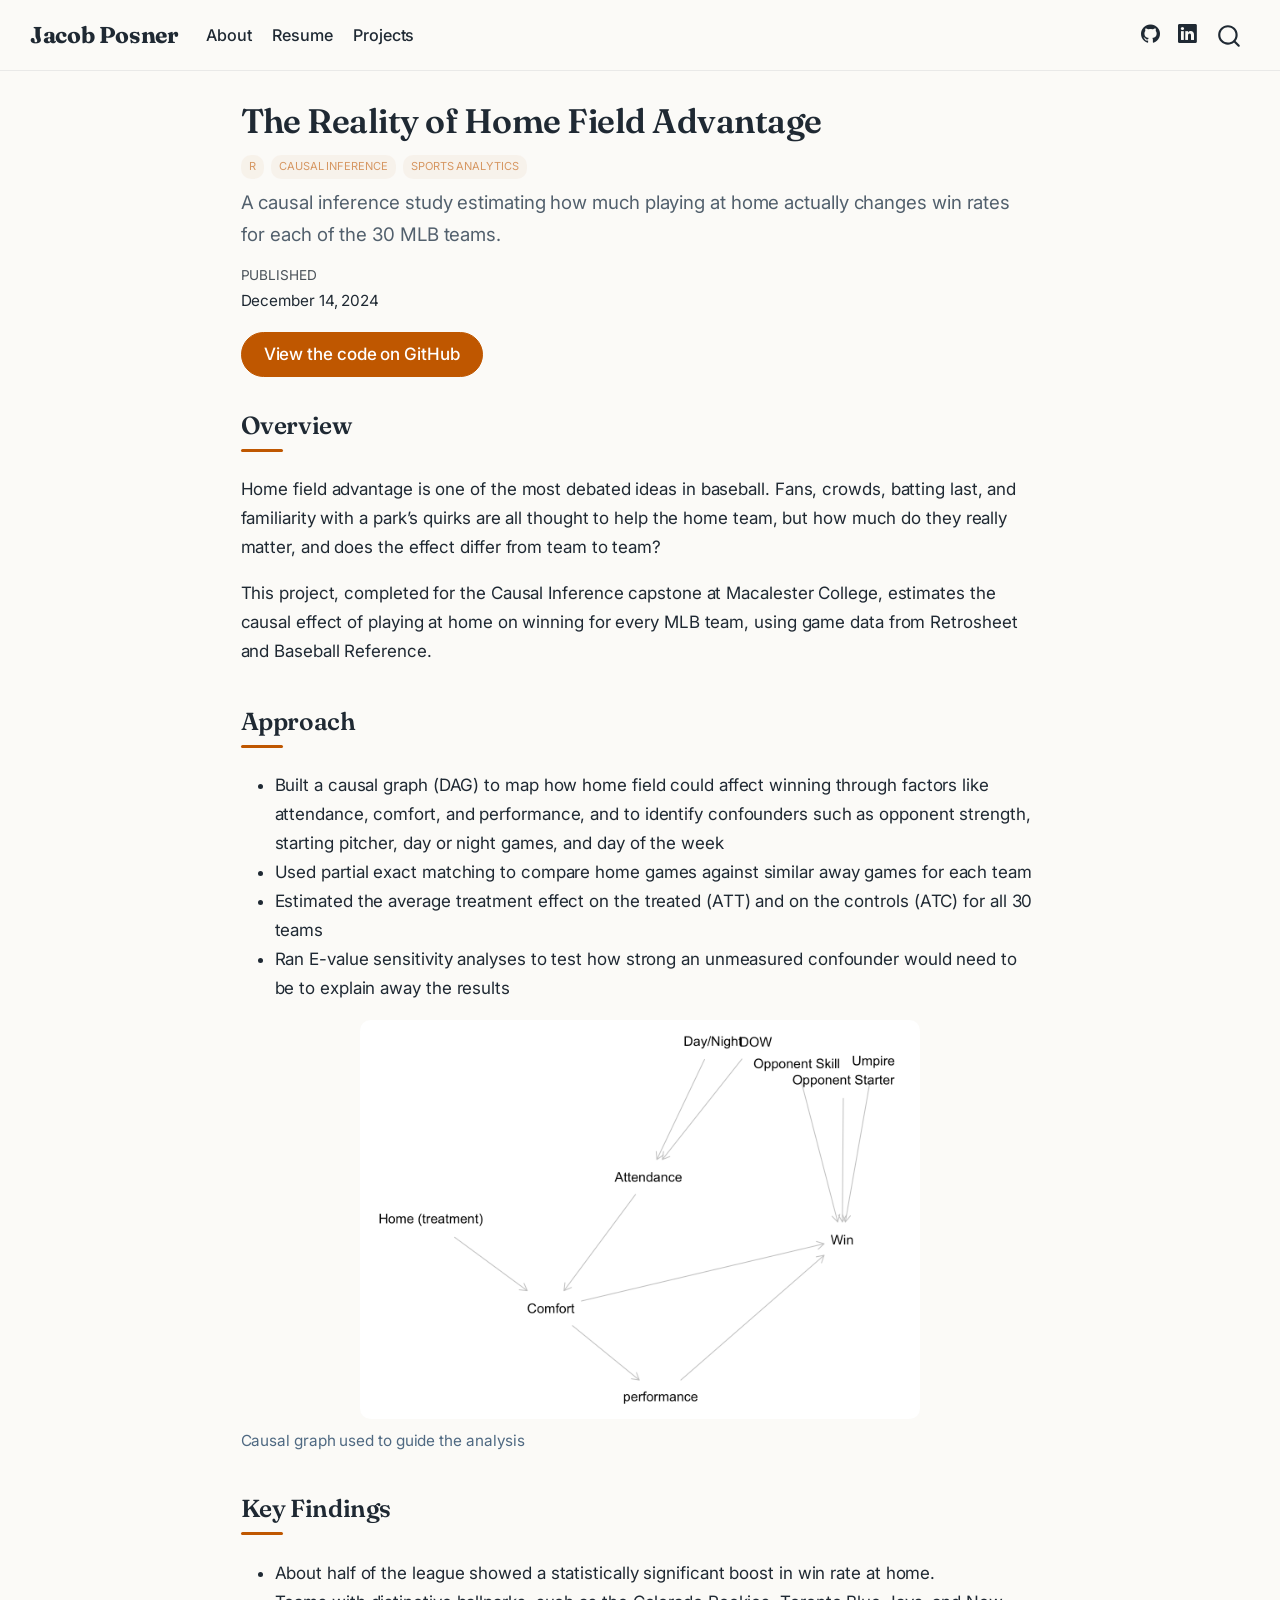
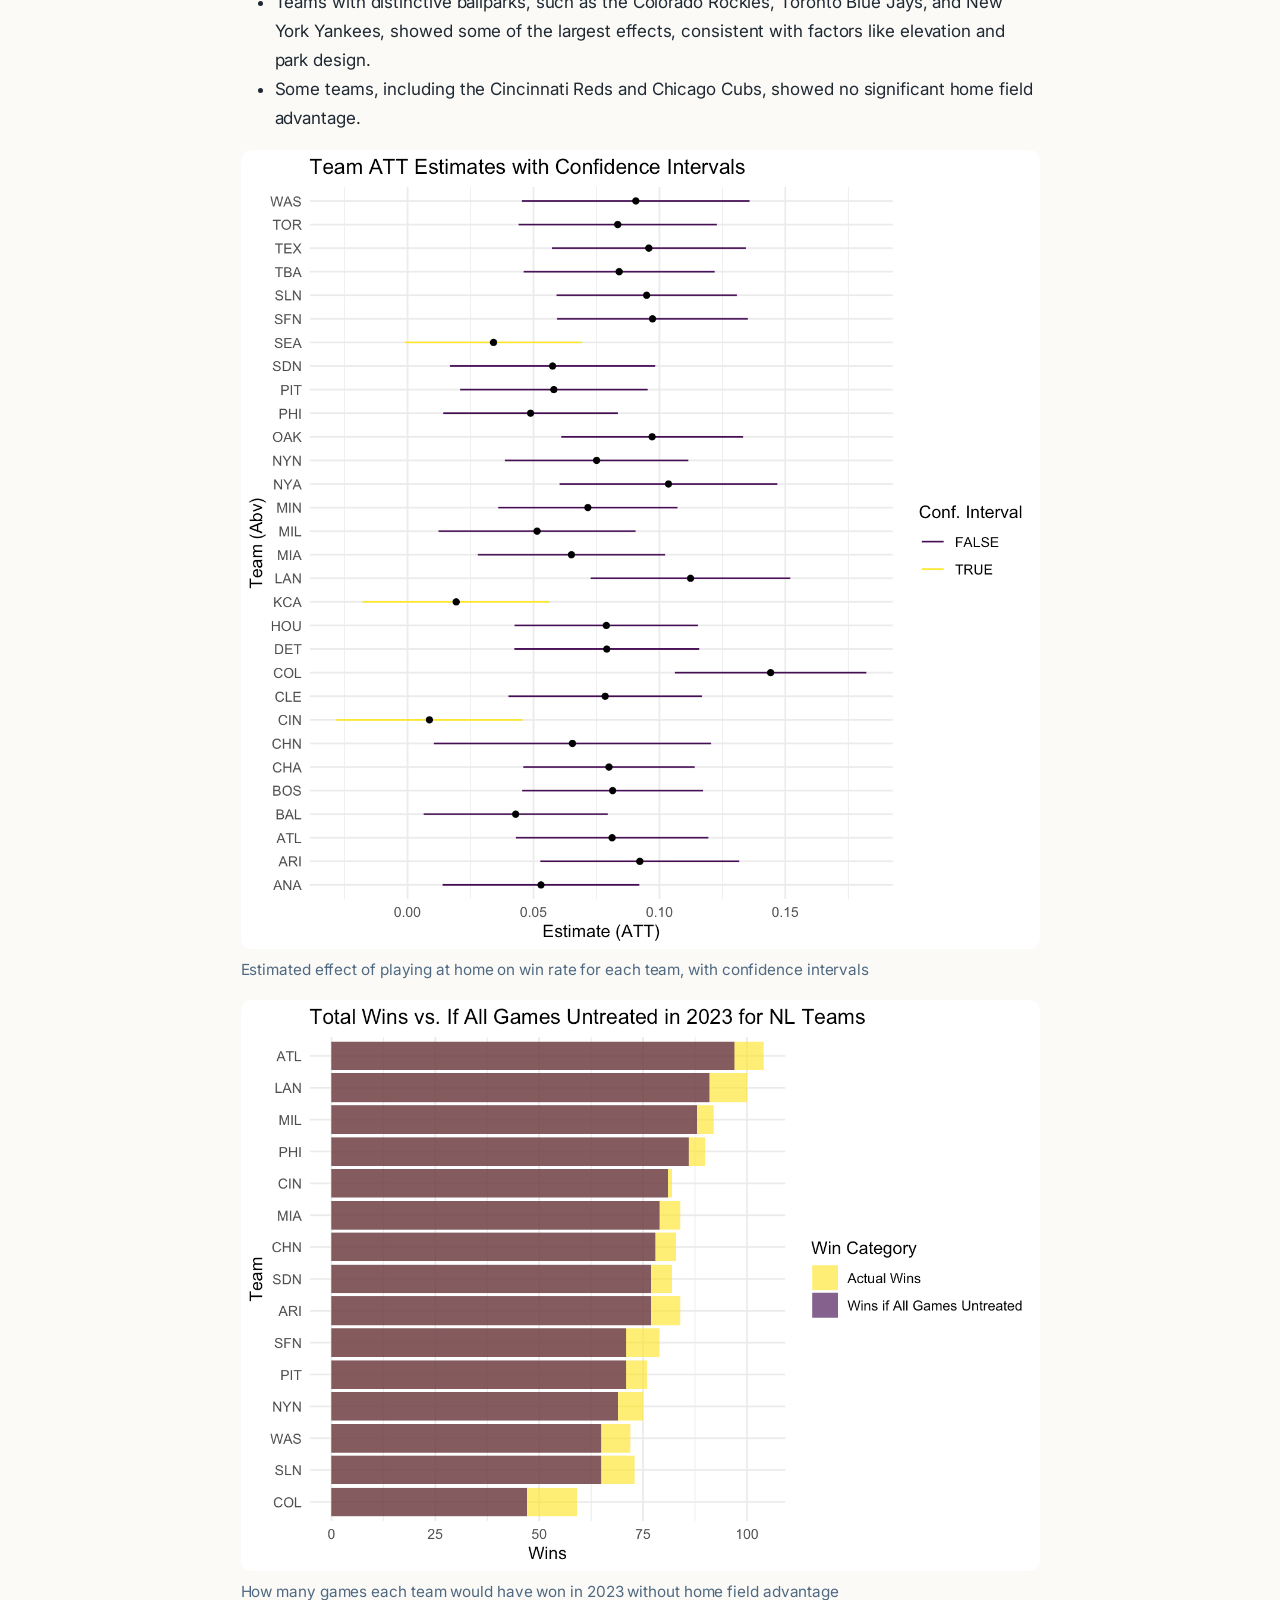
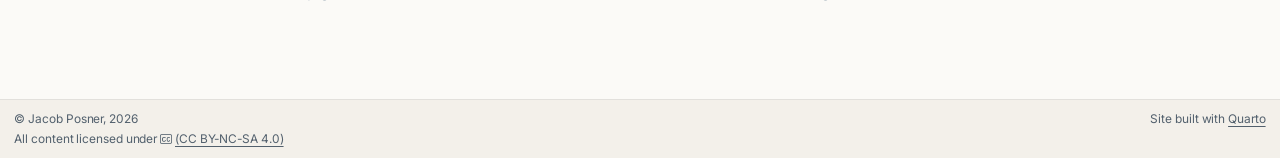
<file: docs/projects/home-field-advantage/index.html>
<!DOCTYPE html>
<html xmlns="http://www.w3.org/1999/xhtml" lang="en" xml:lang="en"><head>

<meta charset="utf-8">
<meta name="generator" content="quarto-1.10.19">

<meta name="viewport" content="width=device-width, initial-scale=1.0, user-scalable=yes">

<meta name="dcterms.date" content="2024-12-14">
<meta name="description" content="A causal inference study estimating how much playing at home actually changes win rates for each of the 30 MLB teams.">

<title>The Reality of Home Field Advantage – Jacob Posner</title>
<style>
/* Default styles provided by pandoc.
** See https://pandoc.org/MANUAL.html#variables-for-html for config info.
*/
span.smallcaps{font-variant: small-caps;}
div.columns{display: flex; gap: 1.5em;}
div.column{flex: auto;}
@media screen {
div.columns{gap: min(4vw, 1.5em);}
div.column{overflow-x: auto;}
}
div.hanging-indent{margin-left: 1.5em; text-indent: -1.5em;}
ul.task-list{list-style: none;}
ul.task-list li input[type="checkbox"] {
  width: 0.8em;
  margin: 0 0.8em 0.2em -1em; /* quarto-specific, see https://github.com/quarto-dev/quarto-cli/issues/4556 */ 
  vertical-align: middle;
}
</style>


<script src="../../site_libs/quarto-nav/quarto-nav.js"></script>
<script src="../../site_libs/quarto-nav/headroom.min.js"></script>
<script src="../../site_libs/clipboard/clipboard.min.js"></script>
<script src="../../site_libs/quarto-search/autocomplete.umd.js"></script>
<script src="../../site_libs/quarto-search/fuse.min.js"></script>
<script src="../../site_libs/quarto-search/quarto-search.js"></script>
<meta name="quarto:offset" content="../../">
<link href="../../images/favicon.png" rel="icon" type="image/png">
<script src="../../site_libs/quarto-html/quarto.js" type="module"></script>
<script src="../../site_libs/quarto-html/tabsets/tabsets.js" type="module"></script>
<script src="../../site_libs/quarto-html/popper.min.js"></script>
<script src="../../site_libs/quarto-html/tippy.umd.min.js"></script>
<script src="../../site_libs/quarto-html/anchor.min.js"></script>
<link href="../../site_libs/quarto-html/tippy.css" rel="stylesheet">
<link href="../../site_libs/quarto-html/quarto-syntax-highlighting-bf27225e3a48a9273f3daa8f8e829971.css" rel="stylesheet" id="quarto-text-highlighting-styles">
<script src="../../site_libs/bootstrap/bootstrap.min.js"></script>
<link href="../../site_libs/bootstrap/bootstrap-icons.css" rel="stylesheet">
<link href="../../site_libs/bootstrap/bootstrap-902347b7fec734bd98e9850cfc16869b.min.css" rel="stylesheet" append-hash="true" id="quarto-bootstrap" data-mode="light">
<script id="quarto-search-options" type="application/json">{
  "location": "navbar",
  "copy-button": false,
  "collapse-after": 3,
  "panel-placement": "end",
  "type": "overlay",
  "limit": 50,
  "keyboard-shortcut": [
    "f",
    "/",
    "s"
  ],
  "show-item-context": false,
  "language": {
    "search-no-results-text": "No results",
    "search-matching-documents-text": "matching documents",
    "search-copy-link-title": "Copy link to search",
    "search-hide-matches-text": "Hide additional matches",
    "search-more-match-text": "more match in this document",
    "search-more-matches-text": "more matches in this document",
    "search-clear-button-title": "Clear",
    "search-text-placeholder": "",
    "search-detached-cancel-button-title": "Cancel",
    "search-submit-button-title": "Submit",
    "search-label": "Search"
  }
}</script>


<link rel="stylesheet" href="../../styles.css">
<meta property="og:title" content="The Reality of Home Field Advantage – Jacob Posner">
<meta property="og:description" content="A causal inference study estimating how much playing at home actually changes win rates for each of the 30 MLB teams.">
<meta property="og:image" content="https://jposner33.github.io/jacob-posner.github.io/projects/home-field-advantage/featured.png">
<meta property="og:site_name" content="Jacob Posner">
<meta property="og:image:height" content="640">
<meta property="og:image:width" content="1200">
</head>

<body class="nav-fixed fullcontent quarto-light">

<div id="quarto-search-results"></div>
  <header id="quarto-header" class="headroom fixed-top">
    <nav class="navbar navbar-expand-lg " data-bs-theme="dark">
      <div class="navbar-container container-fluid">
      <div class="navbar-brand-container mx-auto">
    <a class="navbar-brand" href="../../index.html">
    <span class="navbar-title">Jacob Posner</span>
    </a>
  </div>
            <div id="quarto-search" class="" title="Search"></div>
          <button class="navbar-toggler" type="button" data-bs-toggle="collapse" data-bs-target="#navbarCollapse" aria-controls="navbarCollapse" role="menu" aria-expanded="false" aria-label="Toggle navigation" onclick="if (window.quartoToggleHeadroom) { window.quartoToggleHeadroom(); }">
  <span class="navbar-toggler-icon"></span>
</button>
          <div class="collapse navbar-collapse" id="navbarCollapse">
            <ul class="navbar-nav navbar-nav-scroll me-auto">
  <li class="nav-item">
    <a class="nav-link" href="../../index.html"> 
<span class="menu-text">About</span></a>
  </li>  
  <li class="nav-item">
    <a class="nav-link" href="../../resume.html"> 
<span class="menu-text">Resume</span></a>
  </li>  
  <li class="nav-item">
    <a class="nav-link" href="../../projects.html"> 
<span class="menu-text">Projects</span></a>
  </li>  
</ul>
            <ul class="navbar-nav navbar-nav-scroll ms-auto">
  <li class="nav-item compact">
    <a class="nav-link" href="https://github.com/jposner33"> <i class="bi bi-github" role="img">
</i> 
<span class="menu-text"></span></a>
  </li>  
  <li class="nav-item compact">
    <a class="nav-link" href="https://www.linkedin.com/in/jacob-l-posner"> <i class="bi bi-linkedin" role="img">
</i> 
<span class="menu-text"></span></a>
  </li>  
</ul>
          </div> <!-- /navcollapse -->
            <div class="quarto-navbar-tools">
</div>
      </div> <!-- /container-fluid -->
    </nav>
</header>
<!-- content -->
<div id="quarto-content" class="quarto-container page-columns page-rows-contents page-layout-article page-navbar">
<!-- sidebar -->
<!-- margin-sidebar -->
    
<!-- main -->
<main class="content" id="quarto-document-content">

<header id="title-block-header" class="quarto-title-block default">
<div class="quarto-title">
<h1 class="title">The Reality of Home Field Advantage</h1>
  <div class="quarto-categories">
    <div class="quarto-category">R</div>
    <div class="quarto-category">Causal Inference</div>
    <div class="quarto-category">Sports Analytics</div>
  </div>
  </div>

<div>
  <div class="description">
    A causal inference study estimating how much playing at home actually changes win rates for each of the 30 MLB teams.
  </div>
</div>


<div class="quarto-title-meta">

    
    <div>
    <div class="quarto-title-meta-heading">Published</div>
    <div class="quarto-title-meta-contents">
      <p class="date">December 14, 2024</p>
    </div>
  </div>
  
    
  </div>
  


</header>


<p><a href="https://github.com/Jposner33/Causal_Inference_Final_Macalester" class="btn btn-primary" target="_blank">View the code on GitHub</a></p>
<section id="overview" class="level2">
<h2 class="anchored" data-anchor-id="overview">Overview</h2>
<p>Home field advantage is one of the most debated ideas in baseball. Fans, crowds, batting last, and familiarity with a park’s quirks are all thought to help the home team, but how much do they really matter, and does the effect differ from team to team?</p>
<p>This project, completed for the Causal Inference capstone at Macalester College, estimates the causal effect of playing at home on winning for every MLB team, using game data from Retrosheet and Baseball Reference.</p>
</section>
<section id="approach" class="level2">
<h2 class="anchored" data-anchor-id="approach">Approach</h2>
<ul>
<li>Built a causal graph (DAG) to map how home field could affect winning through factors like attendance, comfort, and performance, and to identify confounders such as opponent strength, starting pitcher, day or night games, and day of the week</li>
<li>Used partial exact matching to compare home games against similar away games for each team</li>
<li>Estimated the average treatment effect on the treated (ATT) and on the controls (ATC) for all 30 teams</li>
<li>Ran E-value sensitivity analyses to test how strong an unmeasured confounder would need to be to explain away the results</li>
</ul>
<div class="quarto-figure quarto-figure-center">
<figure class="figure">
<p><img src="dag.png" class="img-fluid figure-img" style="width:70.0%"></p>
<figcaption>Causal graph used to guide the analysis</figcaption>
</figure>
</div>
</section>
<section id="key-findings" class="level2">
<h2 class="anchored" data-anchor-id="key-findings">Key Findings</h2>
<ul>
<li>About half of the league showed a statistically significant boost in win rate at home.</li>
<li>Teams with distinctive ballparks, such as the Colorado Rockies, Toronto Blue Jays, and New York Yankees, showed some of the largest effects, consistent with factors like elevation and park design.</li>
<li>Some teams, including the Cincinnati Reds and Chicago Cubs, showed no significant home field advantage.</li>
</ul>
<div class="quarto-figure quarto-figure-center">
<figure class="figure">
<p><img src="att.png" class="img-fluid figure-img"></p>
<figcaption>Estimated effect of playing at home on win rate for each team, with confidence intervals</figcaption>
</figure>
</div>
<div class="quarto-figure quarto-figure-center">
<figure class="figure">
<p><img src="wins.png" class="img-fluid figure-img"></p>
<figcaption>How many games each team would have won in 2023 without home field advantage</figcaption>
</figure>
</div>


</section>

</main> <!-- /main -->
<script id="quarto-html-after-body" type="application/javascript">
  window.document.addEventListener("DOMContentLoaded", function (event) {
    const icon = "";
    const anchorJS = new window.AnchorJS();
    anchorJS.options = {
      placement: 'right',
      icon: icon
    };
    anchorJS.add('.anchored');
    const isCodeAnnotation = (el) => {
      for (const clz of el.classList) {
        if (clz.startsWith('code-annotation-')) {                     
          return true;
        }
      }
      return false;
    }
    const onCopySuccess = function(e) {
      // button target
      const button = e.trigger;
      // don't keep focus
      button.blur();
      // flash "checked"
      button.classList.add('code-copy-button-checked');
      var currentTitle = button.getAttribute("title");
      button.setAttribute("title", "Copied!");
      let tooltip;
      if (window.bootstrap) {
        button.setAttribute("data-bs-toggle", "tooltip");
        button.setAttribute("data-bs-placement", "left");
        button.setAttribute("data-bs-title", "Copied!");
        tooltip = new bootstrap.Tooltip(button, 
          { trigger: "manual", 
            customClass: "code-copy-button-tooltip",
            offset: [0, -8]});
        tooltip.show();    
      }
      setTimeout(function() {
        if (tooltip) {
          tooltip.hide();
          button.removeAttribute("data-bs-title");
          button.removeAttribute("data-bs-toggle");
          button.removeAttribute("data-bs-placement");
        }
        button.setAttribute("title", currentTitle);
        button.classList.remove('code-copy-button-checked');
      }, 1000);
      // clear code selection
      e.clearSelection();
    }
    const getTextToCopy = function(trigger) {
      const outerScaffold = trigger.parentElement.cloneNode(true);
      const codeEl = outerScaffold.querySelector('code');
      for (const childEl of codeEl.children) {
        if (isCodeAnnotation(childEl)) {
          childEl.remove();
        }
      }
      return codeEl.innerText;
    }
    const clipboard = new window.ClipboardJS('.code-copy-button:not([data-in-quarto-modal])', {
      text: getTextToCopy
    });
    clipboard.on('success', onCopySuccess);
    if (window.document.getElementById('quarto-embedded-source-code-modal')) {
      const clipboardModal = new window.ClipboardJS('.code-copy-button[data-in-quarto-modal]', {
        text: getTextToCopy,
        container: window.document.getElementById('quarto-embedded-source-code-modal')
      });
      clipboardModal.on('success', onCopySuccess);
    }
      var localhostRegex = new RegExp(/^(?:http|https):\/\/localhost\:?[0-9]*\//);
      var mailtoRegex = new RegExp(/^mailto:/);
        var filterRegex = new RegExp("https:\/\/jposner33\.github\.io\/jacob-posner\.github\.io\/");
      var isInternal = (href) => {
          return filterRegex.test(href) || localhostRegex.test(href) || mailtoRegex.test(href);
      }
      // Inspect non-navigation links and adorn them if external
     var links = window.document.querySelectorAll('a[href]:not(.nav-link):not(.navbar-brand):not(.toc-action):not(.sidebar-link):not(.sidebar-item-toggle):not(.pagination-link):not(.no-external):not([aria-hidden]):not(.dropdown-item):not(.quarto-navigation-tool):not(.about-link)');
      for (var i=0; i<links.length; i++) {
        const link = links[i];
        if (!isInternal(link.href)) {
          // undo the damage that might have been done by quarto-nav.js in the case of
          // links that we want to consider external
          if (link.dataset.originalHref !== undefined) {
            link.href = link.dataset.originalHref;
          }
        }
      }
    function tippyHover(el, contentFn, onTriggerFn, onUntriggerFn) {
      const config = {
        allowHTML: true,
        maxWidth: 500,
        delay: 100,
        arrow: false,
        appendTo: function(el) {
            return el.parentElement;
        },
        interactive: true,
        interactiveBorder: 10,
        theme: 'quarto',
        placement: 'bottom-start',
      };
      if (contentFn) {
        config.content = contentFn;
      }
      if (onTriggerFn) {
        config.onTrigger = onTriggerFn;
      }
      if (onUntriggerFn) {
        config.onUntrigger = onUntriggerFn;
      }
      window.tippy(el, config); 
    }
    const noterefs = window.document.querySelectorAll('a[role="doc-noteref"]');
    for (var i=0; i<noterefs.length; i++) {
      const ref = noterefs[i];
      tippyHover(ref, function() {
        // use id or data attribute instead here
        let href = ref.getAttribute('data-footnote-href') || ref.getAttribute('href');
        try { href = new URL(href).hash; } catch {}
        const id = href.replace(/^#\/?/, "");
        const note = window.document.getElementById(id);
        if (note) {
          return note.innerHTML;
        } else {
          return "";
        }
      });
    }
    const xrefs = window.document.querySelectorAll('a.quarto-xref');
    const processXRef = (id, note) => {
      // Strip column container classes
      const stripColumnClz = (el) => {
        el.classList.remove("page-full", "page-columns");
        if (el.children) {
          for (const child of el.children) {
            stripColumnClz(child);
          }
        }
      }
      stripColumnClz(note)
      if (id === null || id.startsWith('sec-')) {
        // Special case sections, only their first couple elements
        const container = document.createElement("div");
        if (note.children && note.children.length > 2) {
          container.appendChild(note.children[0].cloneNode(true));
          for (let i = 1; i < note.children.length; i++) {
            const child = note.children[i];
            if (child.tagName === "P" && child.innerText === "") {
              continue;
            } else {
              container.appendChild(child.cloneNode(true));
              break;
            }
          }
          if (window.Quarto?.typesetMath) {
            window.Quarto.typesetMath(container);
          }
          return container.innerHTML
        } else {
          if (window.Quarto?.typesetMath) {
            window.Quarto.typesetMath(note);
          }
          return note.innerHTML;
        }
      } else {
        // Remove any anchor links if they are present
        const anchorLink = note.querySelector('a.anchorjs-link');
        if (anchorLink) {
          anchorLink.remove();
        }
        if (window.Quarto?.typesetMath) {
          window.Quarto.typesetMath(note);
        }
        if (note.classList.contains("callout")) {
          return note.outerHTML;
        } else {
          return note.innerHTML;
        }
      }
    }
    for (var i=0; i<xrefs.length; i++) {
      const xref = xrefs[i];
      tippyHover(xref, undefined, function(instance) {
        instance.disable();
        let url = xref.getAttribute('href');
        let hash = undefined; 
        if (url.startsWith('#')) {
          hash = url;
        } else {
          try { hash = new URL(url).hash; } catch {}
        }
        if (hash) {
          const id = hash.replace(/^#\/?/, "");
          const note = window.document.getElementById(id);
          if (note !== null) {
            try {
              const html = processXRef(id, note.cloneNode(true));
              instance.setContent(html);
            } finally {
              instance.enable();
              instance.show();
            }
          } else {
            // See if we can fetch this
            fetch(url.split('#')[0])
            .then(res => res.text())
            .then(html => {
              const parser = new DOMParser();
              const htmlDoc = parser.parseFromString(html, "text/html");
              const note = htmlDoc.getElementById(id);
              if (note !== null) {
                const html = processXRef(id, note);
                instance.setContent(html);
              } 
            }).finally(() => {
              instance.enable();
              instance.show();
            });
          }
        } else {
          // See if we can fetch a full url (with no hash to target)
          // This is a special case and we should probably do some content thinning / targeting
          fetch(url)
          .then(res => res.text())
          .then(html => {
            const parser = new DOMParser();
            const htmlDoc = parser.parseFromString(html, "text/html");
            const note = htmlDoc.querySelector('main.content');
            if (note !== null) {
              // This should only happen for chapter cross references
              // (since there is no id in the URL)
              // remove the first header
              if (note.children.length > 0 && note.children[0].tagName === "HEADER") {
                note.children[0].remove();
              }
              const html = processXRef(null, note);
              instance.setContent(html);
            } 
          }).finally(() => {
            instance.enable();
            instance.show();
          });
        }
      }, function(instance) {
      });
    }
        let selectedAnnoteEl;
        const selectorForAnnotation = ( cell, annotation) => {
          let cellAttr = 'data-code-cell="' + cell + '"';
          let lineAttr = 'data-code-annotation="' +  annotation + '"';
          const selector = 'span[' + cellAttr + '][' + lineAttr + ']';
          return selector;
        }
        const selectCodeLines = (annoteEl) => {
          const doc = window.document;
          const targetCell = annoteEl.getAttribute("data-target-cell");
          const targetAnnotation = annoteEl.getAttribute("data-target-annotation");
          const annoteSpan = window.document.querySelector(selectorForAnnotation(targetCell, targetAnnotation));
          const lines = annoteSpan.getAttribute("data-code-lines").split(",");
          const lineIds = lines.map((line) => {
            return targetCell + "-" + line;
          })
          let top = null;
          let height = null;
          let parent = null;
          if (lineIds.length > 0) {
              //compute the position of the single el (top and bottom and make a div)
              const el = window.document.getElementById(lineIds[0]);
              top = el.offsetTop;
              height = el.offsetHeight;
              parent = el.parentElement.parentElement;
            if (lineIds.length > 1) {
              const lastEl = window.document.getElementById(lineIds[lineIds.length - 1]);
              const bottom = lastEl.offsetTop + lastEl.offsetHeight;
              height = bottom - top;
            }
            if (top !== null && height !== null && parent !== null) {
              // cook up a div (if necessary) and position it 
              let div = window.document.getElementById("code-annotation-line-highlight");
              if (div === null) {
                div = window.document.createElement("div");
                div.setAttribute("id", "code-annotation-line-highlight");
                div.style.position = 'absolute';
                parent.appendChild(div);
              }
              div.style.top = top - 2 + "px";
              div.style.height = height + 4 + "px";
              div.style.left = 0;
              let gutterDiv = window.document.getElementById("code-annotation-line-highlight-gutter");
              if (gutterDiv === null) {
                gutterDiv = window.document.createElement("div");
                gutterDiv.setAttribute("id", "code-annotation-line-highlight-gutter");
                gutterDiv.style.position = 'absolute';
                const codeCell = window.document.getElementById(targetCell);
                const gutter = codeCell.querySelector('.code-annotation-gutter');
                gutter.appendChild(gutterDiv);
              }
              gutterDiv.style.top = top - 2 + "px";
              gutterDiv.style.height = height + 4 + "px";
            }
            selectedAnnoteEl = annoteEl;
          }
        };
        const unselectCodeLines = () => {
          const elementsIds = ["code-annotation-line-highlight", "code-annotation-line-highlight-gutter"];
          elementsIds.forEach((elId) => {
            const div = window.document.getElementById(elId);
            if (div) {
              div.remove();
            }
          });
          selectedAnnoteEl = undefined;
        };
          // Handle positioning of the toggle
      window.addEventListener(
        "resize",
        throttle(() => {
          elRect = undefined;
          if (selectedAnnoteEl) {
            selectCodeLines(selectedAnnoteEl);
          }
        }, 10)
      );
      function throttle(fn, ms) {
      let throttle = false;
      let timer;
        return (...args) => {
          if(!throttle) { // first call gets through
              fn.apply(this, args);
              throttle = true;
          } else { // all the others get throttled
              if(timer) clearTimeout(timer); // cancel #2
              timer = setTimeout(() => {
                fn.apply(this, args);
                timer = throttle = false;
              }, ms);
          }
        };
      }
        // Attach click handler to the DT
        const annoteDls = window.document.querySelectorAll('dt[data-target-cell]');
        for (const annoteDlNode of annoteDls) {
          annoteDlNode.addEventListener('click', (event) => {
            const clickedEl = event.target;
            if (clickedEl !== selectedAnnoteEl) {
              unselectCodeLines();
              const activeEl = window.document.querySelector('dt[data-target-cell].code-annotation-active');
              if (activeEl) {
                activeEl.classList.remove('code-annotation-active');
              }
              selectCodeLines(clickedEl);
              clickedEl.classList.add('code-annotation-active');
            } else {
              // Unselect the line
              unselectCodeLines();
              clickedEl.classList.remove('code-annotation-active');
            }
          });
        }
    const findCites = (el) => {
      const parentEl = el.parentElement;
      if (parentEl) {
        const cites = parentEl.dataset.cites;
        if (cites) {
          return {
            el,
            cites: cites.split(' ')
          };
        } else {
          return findCites(el.parentElement)
        }
      } else {
        return undefined;
      }
    };
    var bibliorefs = window.document.querySelectorAll('a[role="doc-biblioref"]');
    for (var i=0; i<bibliorefs.length; i++) {
      const ref = bibliorefs[i];
      const citeInfo = findCites(ref);
      if (citeInfo) {
        tippyHover(citeInfo.el, function() {
          var popup = window.document.createElement('div');
          citeInfo.cites.forEach(function(cite) {
            var citeDiv = window.document.createElement('div');
            citeDiv.classList.add('hanging-indent');
            citeDiv.classList.add('csl-entry');
            var biblioDiv = window.document.getElementById('ref-' + cite);
            if (biblioDiv) {
              citeDiv.innerHTML = biblioDiv.innerHTML;
            }
            popup.appendChild(citeDiv);
          });
          return popup.innerHTML;
        });
      }
    }
  });
  </script>
</div> <!-- /content -->
<footer class="footer">
  <div class="nav-footer">
    <div class="nav-footer-left">
<p>© Jacob Posner, 2026<br> All content licensed under <i class="bi-badge-cc"></i> <a href="http://creativecommons.org/licenses/by-nc-sa/4.0/">(CC BY-NC-SA 4.0)</a></p>
</div>   
    <div class="nav-footer-center">
      &nbsp;
    </div>
    <div class="nav-footer-right">
<p>Site built with <a href="https://quarto.org/">Quarto</a></p>
</div>
  </div>
</footer>




</body></html>
</file>
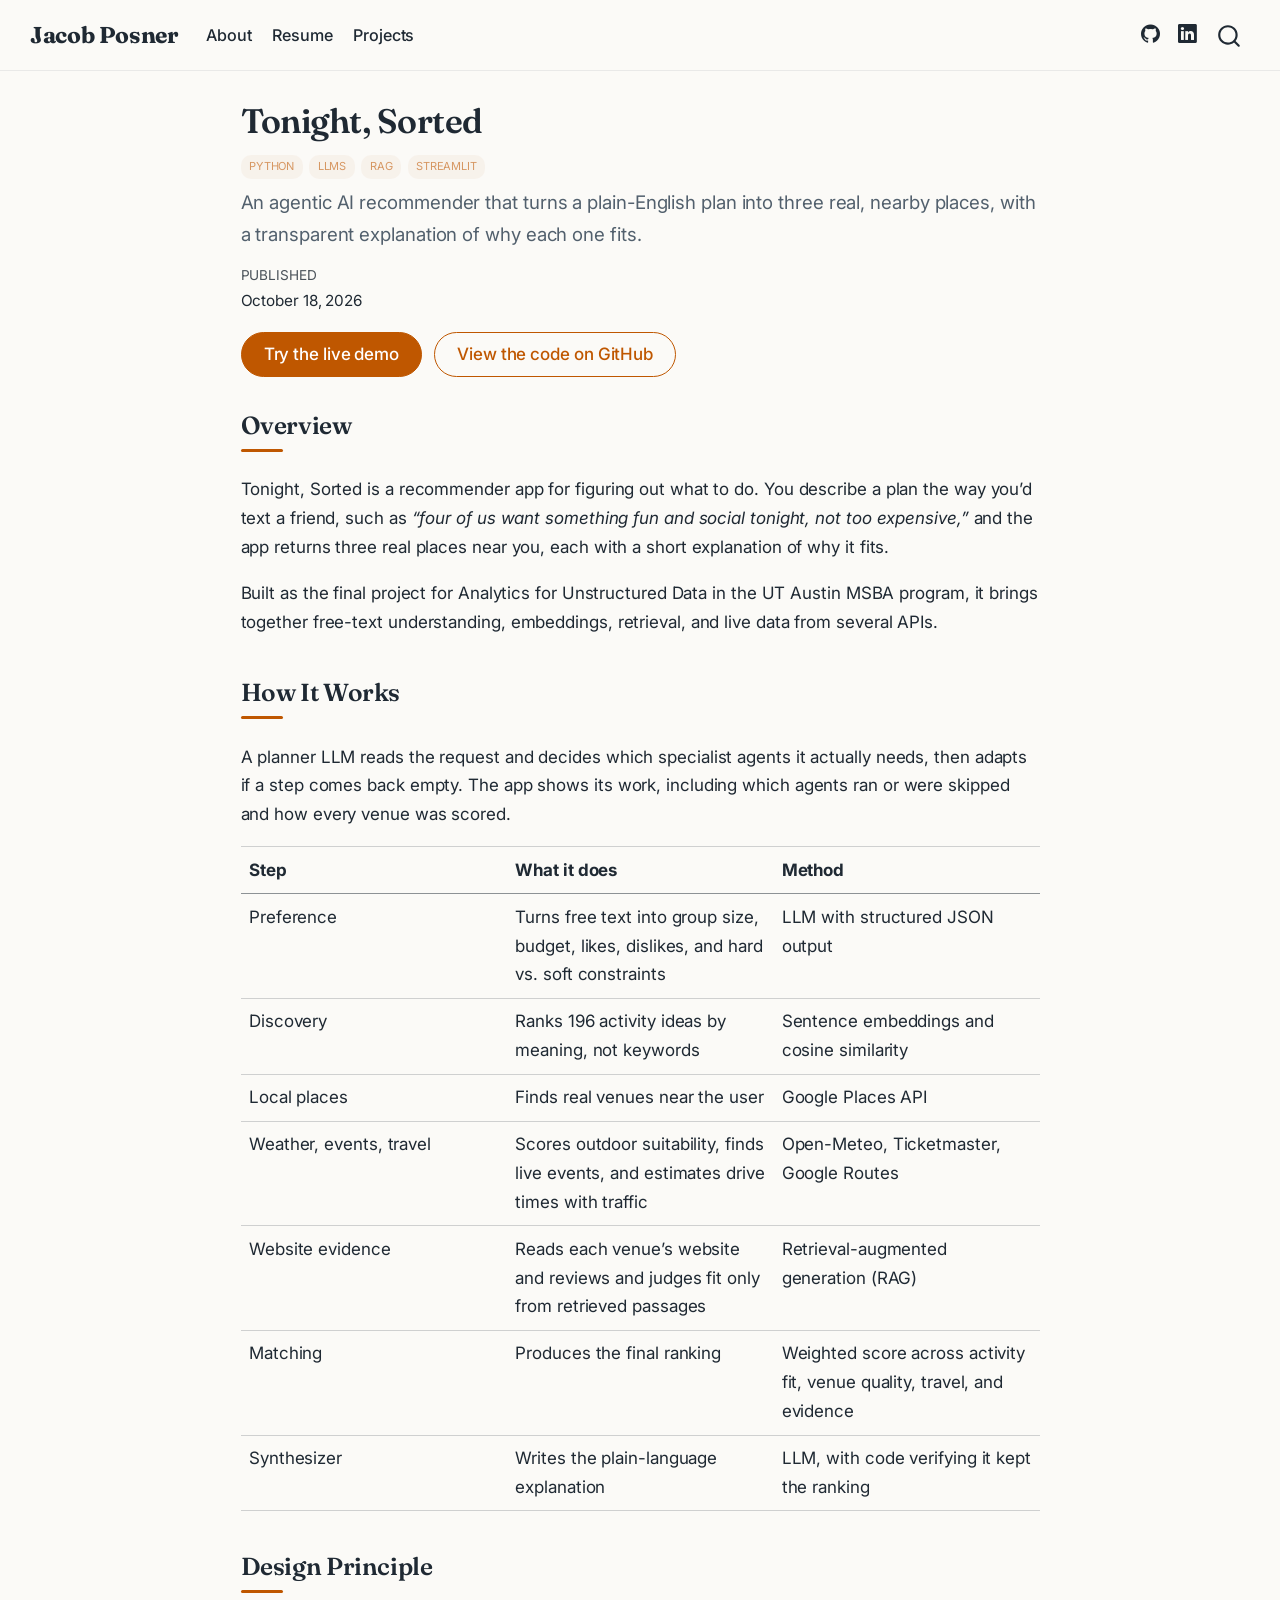
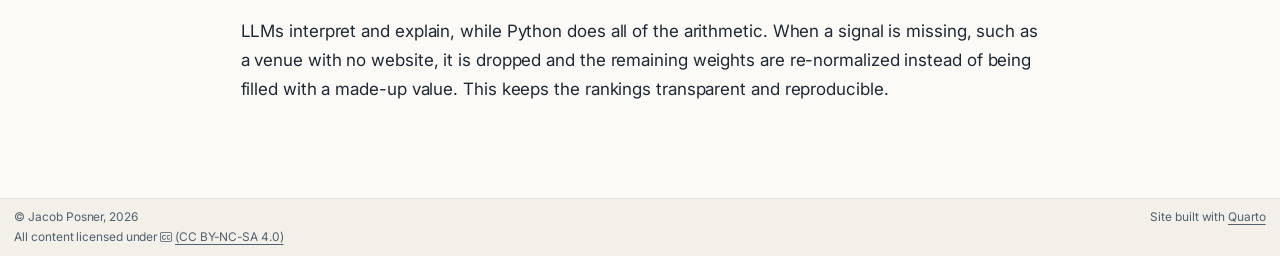
<file: docs/projects/tonight-sorted/index.html>
<!DOCTYPE html>
<html xmlns="http://www.w3.org/1999/xhtml" lang="en" xml:lang="en"><head>

<meta charset="utf-8">
<meta name="generator" content="quarto-1.10.19">

<meta name="viewport" content="width=device-width, initial-scale=1.0, user-scalable=yes">

<meta name="dcterms.date" content="2026-10-18">
<meta name="description" content="An agentic AI recommender that turns a plain-English plan into three real, nearby places, with a transparent explanation of why each one fits.">

<title>Tonight, Sorted – Jacob Posner</title>
<style>
/* Default styles provided by pandoc.
** See https://pandoc.org/MANUAL.html#variables-for-html for config info.
*/
span.smallcaps{font-variant: small-caps;}
div.columns{display: flex; gap: 1.5em;}
div.column{flex: auto;}
@media screen {
div.columns{gap: min(4vw, 1.5em);}
div.column{overflow-x: auto;}
}
div.hanging-indent{margin-left: 1.5em; text-indent: -1.5em;}
ul.task-list{list-style: none;}
ul.task-list li input[type="checkbox"] {
  width: 0.8em;
  margin: 0 0.8em 0.2em -1em; /* quarto-specific, see https://github.com/quarto-dev/quarto-cli/issues/4556 */ 
  vertical-align: middle;
}
</style>


<script src="../../site_libs/quarto-nav/quarto-nav.js"></script>
<script src="../../site_libs/quarto-nav/headroom.min.js"></script>
<script src="../../site_libs/clipboard/clipboard.min.js"></script>
<script src="../../site_libs/quarto-search/autocomplete.umd.js"></script>
<script src="../../site_libs/quarto-search/fuse.min.js"></script>
<script src="../../site_libs/quarto-search/quarto-search.js"></script>
<meta name="quarto:offset" content="../../">
<link href="../../images/favicon.png" rel="icon" type="image/png">
<script src="../../site_libs/quarto-html/quarto.js" type="module"></script>
<script src="../../site_libs/quarto-html/tabsets/tabsets.js" type="module"></script>
<script src="../../site_libs/quarto-html/popper.min.js"></script>
<script src="../../site_libs/quarto-html/tippy.umd.min.js"></script>
<script src="../../site_libs/quarto-html/anchor.min.js"></script>
<link href="../../site_libs/quarto-html/tippy.css" rel="stylesheet">
<link href="../../site_libs/quarto-html/quarto-syntax-highlighting-bf27225e3a48a9273f3daa8f8e829971.css" rel="stylesheet" id="quarto-text-highlighting-styles">
<script src="../../site_libs/bootstrap/bootstrap.min.js"></script>
<link href="../../site_libs/bootstrap/bootstrap-icons.css" rel="stylesheet">
<link href="../../site_libs/bootstrap/bootstrap-902347b7fec734bd98e9850cfc16869b.min.css" rel="stylesheet" append-hash="true" id="quarto-bootstrap" data-mode="light">
<script id="quarto-search-options" type="application/json">{
  "location": "navbar",
  "copy-button": false,
  "collapse-after": 3,
  "panel-placement": "end",
  "type": "overlay",
  "limit": 50,
  "keyboard-shortcut": [
    "f",
    "/",
    "s"
  ],
  "show-item-context": false,
  "language": {
    "search-no-results-text": "No results",
    "search-matching-documents-text": "matching documents",
    "search-copy-link-title": "Copy link to search",
    "search-hide-matches-text": "Hide additional matches",
    "search-more-match-text": "more match in this document",
    "search-more-matches-text": "more matches in this document",
    "search-clear-button-title": "Clear",
    "search-text-placeholder": "",
    "search-detached-cancel-button-title": "Cancel",
    "search-submit-button-title": "Submit",
    "search-label": "Search"
  }
}</script>


<link rel="stylesheet" href="../../styles.css">
<meta property="og:title" content="Tonight, Sorted – Jacob Posner">
<meta property="og:description" content="An agentic AI recommender that turns a plain-English plan into three real, nearby places, with a transparent explanation of why each one fits.">
<meta property="og:image" content="https://jposner33.github.io/jacob-posner.github.io/projects/tonight-sorted/featured.png">
<meta property="og:site_name" content="Jacob Posner">
<meta property="og:image:height" content="640">
<meta property="og:image:width" content="1200">
</head>

<body class="nav-fixed fullcontent quarto-light">

<div id="quarto-search-results"></div>
  <header id="quarto-header" class="headroom fixed-top">
    <nav class="navbar navbar-expand-lg " data-bs-theme="dark">
      <div class="navbar-container container-fluid">
      <div class="navbar-brand-container mx-auto">
    <a class="navbar-brand" href="../../index.html">
    <span class="navbar-title">Jacob Posner</span>
    </a>
  </div>
            <div id="quarto-search" class="" title="Search"></div>
          <button class="navbar-toggler" type="button" data-bs-toggle="collapse" data-bs-target="#navbarCollapse" aria-controls="navbarCollapse" role="menu" aria-expanded="false" aria-label="Toggle navigation" onclick="if (window.quartoToggleHeadroom) { window.quartoToggleHeadroom(); }">
  <span class="navbar-toggler-icon"></span>
</button>
          <div class="collapse navbar-collapse" id="navbarCollapse">
            <ul class="navbar-nav navbar-nav-scroll me-auto">
  <li class="nav-item">
    <a class="nav-link" href="../../index.html"> 
<span class="menu-text">About</span></a>
  </li>  
  <li class="nav-item">
    <a class="nav-link" href="../../resume.html"> 
<span class="menu-text">Resume</span></a>
  </li>  
  <li class="nav-item">
    <a class="nav-link" href="../../projects.html"> 
<span class="menu-text">Projects</span></a>
  </li>  
</ul>
            <ul class="navbar-nav navbar-nav-scroll ms-auto">
  <li class="nav-item compact">
    <a class="nav-link" href="https://github.com/jposner33"> <i class="bi bi-github" role="img">
</i> 
<span class="menu-text"></span></a>
  </li>  
  <li class="nav-item compact">
    <a class="nav-link" href="https://www.linkedin.com/in/jacob-l-posner"> <i class="bi bi-linkedin" role="img">
</i> 
<span class="menu-text"></span></a>
  </li>  
</ul>
          </div> <!-- /navcollapse -->
            <div class="quarto-navbar-tools">
</div>
      </div> <!-- /container-fluid -->
    </nav>
</header>
<!-- content -->
<div id="quarto-content" class="quarto-container page-columns page-rows-contents page-layout-article page-navbar">
<!-- sidebar -->
<!-- margin-sidebar -->
    
<!-- main -->
<main class="content" id="quarto-document-content">

<header id="title-block-header" class="quarto-title-block default">
<div class="quarto-title">
<h1 class="title">Tonight, Sorted</h1>
  <div class="quarto-categories">
    <div class="quarto-category">Python</div>
    <div class="quarto-category">LLMs</div>
    <div class="quarto-category">RAG</div>
    <div class="quarto-category">Streamlit</div>
  </div>
  </div>

<div>
  <div class="description">
    An agentic AI recommender that turns a plain-English plan into three real, nearby places, with a transparent explanation of why each one fits.
  </div>
</div>


<div class="quarto-title-meta">

    
    <div>
    <div class="quarto-title-meta-heading">Published</div>
    <div class="quarto-title-meta-contents">
      <p class="date">October 18, 2026</p>
    </div>
  </div>
  
    
  </div>
  


</header>


<p><a href="https://tonight-sorted-recommender.streamlit.app/" class="btn btn-primary" target="_blank">Try the live demo</a> <a href="https://github.com/Jposner33/tonight-sorted" class="btn btn-outline-primary" target="_blank">View the code on GitHub</a></p>
<section id="overview" class="level2">
<h2 class="anchored" data-anchor-id="overview">Overview</h2>
<p>Tonight, Sorted is a recommender app for figuring out what to do. You describe a plan the way you’d text a friend, such as <em>“four of us want something fun and social tonight, not too expensive,”</em> and the app returns three real places near you, each with a short explanation of why it fits.</p>
<p>Built as the final project for Analytics for Unstructured Data in the UT Austin MSBA program, it brings together free-text understanding, embeddings, retrieval, and live data from several APIs.</p>
</section>
<section id="how-it-works" class="level2">
<h2 class="anchored" data-anchor-id="how-it-works">How It Works</h2>
<p>A planner LLM reads the request and decides which specialist agents it actually needs, then adapts if a step comes back empty. The app shows its work, including which agents ran or were skipped and how every venue was scored.</p>
<table class="caption-top table">
<colgroup>
<col style="width: 33%">
<col style="width: 33%">
<col style="width: 33%">
</colgroup>
<thead>
<tr class="header">
<th>Step</th>
<th>What it does</th>
<th>Method</th>
</tr>
</thead>
<tbody>
<tr class="odd">
<td>Preference</td>
<td>Turns free text into group size, budget, likes, dislikes, and hard vs.&nbsp;soft constraints</td>
<td>LLM with structured JSON output</td>
</tr>
<tr class="even">
<td>Discovery</td>
<td>Ranks 196 activity ideas by meaning, not keywords</td>
<td>Sentence embeddings and cosine similarity</td>
</tr>
<tr class="odd">
<td>Local places</td>
<td>Finds real venues near the user</td>
<td>Google Places API</td>
</tr>
<tr class="even">
<td>Weather, events, travel</td>
<td>Scores outdoor suitability, finds live events, and estimates drive times with traffic</td>
<td>Open-Meteo, Ticketmaster, Google Routes</td>
</tr>
<tr class="odd">
<td>Website evidence</td>
<td>Reads each venue’s website and reviews and judges fit only from retrieved passages</td>
<td>Retrieval-augmented generation (RAG)</td>
</tr>
<tr class="even">
<td>Matching</td>
<td>Produces the final ranking</td>
<td>Weighted score across activity fit, venue quality, travel, and evidence</td>
</tr>
<tr class="odd">
<td>Synthesizer</td>
<td>Writes the plain-language explanation</td>
<td>LLM, with code verifying it kept the ranking</td>
</tr>
</tbody>
</table>
</section>
<section id="design-principle" class="level2">
<h2 class="anchored" data-anchor-id="design-principle">Design Principle</h2>
<p>LLMs interpret and explain, while Python does all of the arithmetic. When a signal is missing, such as a venue with no website, it is dropped and the remaining weights are re-normalized instead of being filled with a made-up value. This keeps the rankings transparent and reproducible.</p>


</section>

</main> <!-- /main -->
<script id="quarto-html-after-body" type="application/javascript">
  window.document.addEventListener("DOMContentLoaded", function (event) {
    const icon = "";
    const anchorJS = new window.AnchorJS();
    anchorJS.options = {
      placement: 'right',
      icon: icon
    };
    anchorJS.add('.anchored');
    const isCodeAnnotation = (el) => {
      for (const clz of el.classList) {
        if (clz.startsWith('code-annotation-')) {                     
          return true;
        }
      }
      return false;
    }
    const onCopySuccess = function(e) {
      // button target
      const button = e.trigger;
      // don't keep focus
      button.blur();
      // flash "checked"
      button.classList.add('code-copy-button-checked');
      var currentTitle = button.getAttribute("title");
      button.setAttribute("title", "Copied!");
      let tooltip;
      if (window.bootstrap) {
        button.setAttribute("data-bs-toggle", "tooltip");
        button.setAttribute("data-bs-placement", "left");
        button.setAttribute("data-bs-title", "Copied!");
        tooltip = new bootstrap.Tooltip(button, 
          { trigger: "manual", 
            customClass: "code-copy-button-tooltip",
            offset: [0, -8]});
        tooltip.show();    
      }
      setTimeout(function() {
        if (tooltip) {
          tooltip.hide();
          button.removeAttribute("data-bs-title");
          button.removeAttribute("data-bs-toggle");
          button.removeAttribute("data-bs-placement");
        }
        button.setAttribute("title", currentTitle);
        button.classList.remove('code-copy-button-checked');
      }, 1000);
      // clear code selection
      e.clearSelection();
    }
    const getTextToCopy = function(trigger) {
      const outerScaffold = trigger.parentElement.cloneNode(true);
      const codeEl = outerScaffold.querySelector('code');
      for (const childEl of codeEl.children) {
        if (isCodeAnnotation(childEl)) {
          childEl.remove();
        }
      }
      return codeEl.innerText;
    }
    const clipboard = new window.ClipboardJS('.code-copy-button:not([data-in-quarto-modal])', {
      text: getTextToCopy
    });
    clipboard.on('success', onCopySuccess);
    if (window.document.getElementById('quarto-embedded-source-code-modal')) {
      const clipboardModal = new window.ClipboardJS('.code-copy-button[data-in-quarto-modal]', {
        text: getTextToCopy,
        container: window.document.getElementById('quarto-embedded-source-code-modal')
      });
      clipboardModal.on('success', onCopySuccess);
    }
      var localhostRegex = new RegExp(/^(?:http|https):\/\/localhost\:?[0-9]*\//);
      var mailtoRegex = new RegExp(/^mailto:/);
        var filterRegex = new RegExp("https:\/\/jposner33\.github\.io\/jacob-posner\.github\.io\/");
      var isInternal = (href) => {
          return filterRegex.test(href) || localhostRegex.test(href) || mailtoRegex.test(href);
      }
      // Inspect non-navigation links and adorn them if external
     var links = window.document.querySelectorAll('a[href]:not(.nav-link):not(.navbar-brand):not(.toc-action):not(.sidebar-link):not(.sidebar-item-toggle):not(.pagination-link):not(.no-external):not([aria-hidden]):not(.dropdown-item):not(.quarto-navigation-tool):not(.about-link)');
      for (var i=0; i<links.length; i++) {
        const link = links[i];
        if (!isInternal(link.href)) {
          // undo the damage that might have been done by quarto-nav.js in the case of
          // links that we want to consider external
          if (link.dataset.originalHref !== undefined) {
            link.href = link.dataset.originalHref;
          }
        }
      }
    function tippyHover(el, contentFn, onTriggerFn, onUntriggerFn) {
      const config = {
        allowHTML: true,
        maxWidth: 500,
        delay: 100,
        arrow: false,
        appendTo: function(el) {
            return el.parentElement;
        },
        interactive: true,
        interactiveBorder: 10,
        theme: 'quarto',
        placement: 'bottom-start',
      };
      if (contentFn) {
        config.content = contentFn;
      }
      if (onTriggerFn) {
        config.onTrigger = onTriggerFn;
      }
      if (onUntriggerFn) {
        config.onUntrigger = onUntriggerFn;
      }
      window.tippy(el, config); 
    }
    const noterefs = window.document.querySelectorAll('a[role="doc-noteref"]');
    for (var i=0; i<noterefs.length; i++) {
      const ref = noterefs[i];
      tippyHover(ref, function() {
        // use id or data attribute instead here
        let href = ref.getAttribute('data-footnote-href') || ref.getAttribute('href');
        try { href = new URL(href).hash; } catch {}
        const id = href.replace(/^#\/?/, "");
        const note = window.document.getElementById(id);
        if (note) {
          return note.innerHTML;
        } else {
          return "";
        }
      });
    }
    const xrefs = window.document.querySelectorAll('a.quarto-xref');
    const processXRef = (id, note) => {
      // Strip column container classes
      const stripColumnClz = (el) => {
        el.classList.remove("page-full", "page-columns");
        if (el.children) {
          for (const child of el.children) {
            stripColumnClz(child);
          }
        }
      }
      stripColumnClz(note)
      if (id === null || id.startsWith('sec-')) {
        // Special case sections, only their first couple elements
        const container = document.createElement("div");
        if (note.children && note.children.length > 2) {
          container.appendChild(note.children[0].cloneNode(true));
          for (let i = 1; i < note.children.length; i++) {
            const child = note.children[i];
            if (child.tagName === "P" && child.innerText === "") {
              continue;
            } else {
              container.appendChild(child.cloneNode(true));
              break;
            }
          }
          if (window.Quarto?.typesetMath) {
            window.Quarto.typesetMath(container);
          }
          return container.innerHTML
        } else {
          if (window.Quarto?.typesetMath) {
            window.Quarto.typesetMath(note);
          }
          return note.innerHTML;
        }
      } else {
        // Remove any anchor links if they are present
        const anchorLink = note.querySelector('a.anchorjs-link');
        if (anchorLink) {
          anchorLink.remove();
        }
        if (window.Quarto?.typesetMath) {
          window.Quarto.typesetMath(note);
        }
        if (note.classList.contains("callout")) {
          return note.outerHTML;
        } else {
          return note.innerHTML;
        }
      }
    }
    for (var i=0; i<xrefs.length; i++) {
      const xref = xrefs[i];
      tippyHover(xref, undefined, function(instance) {
        instance.disable();
        let url = xref.getAttribute('href');
        let hash = undefined; 
        if (url.startsWith('#')) {
          hash = url;
        } else {
          try { hash = new URL(url).hash; } catch {}
        }
        if (hash) {
          const id = hash.replace(/^#\/?/, "");
          const note = window.document.getElementById(id);
          if (note !== null) {
            try {
              const html = processXRef(id, note.cloneNode(true));
              instance.setContent(html);
            } finally {
              instance.enable();
              instance.show();
            }
          } else {
            // See if we can fetch this
            fetch(url.split('#')[0])
            .then(res => res.text())
            .then(html => {
              const parser = new DOMParser();
              const htmlDoc = parser.parseFromString(html, "text/html");
              const note = htmlDoc.getElementById(id);
              if (note !== null) {
                const html = processXRef(id, note);
                instance.setContent(html);
              } 
            }).finally(() => {
              instance.enable();
              instance.show();
            });
          }
        } else {
          // See if we can fetch a full url (with no hash to target)
          // This is a special case and we should probably do some content thinning / targeting
          fetch(url)
          .then(res => res.text())
          .then(html => {
            const parser = new DOMParser();
            const htmlDoc = parser.parseFromString(html, "text/html");
            const note = htmlDoc.querySelector('main.content');
            if (note !== null) {
              // This should only happen for chapter cross references
              // (since there is no id in the URL)
              // remove the first header
              if (note.children.length > 0 && note.children[0].tagName === "HEADER") {
                note.children[0].remove();
              }
              const html = processXRef(null, note);
              instance.setContent(html);
            } 
          }).finally(() => {
            instance.enable();
            instance.show();
          });
        }
      }, function(instance) {
      });
    }
        let selectedAnnoteEl;
        const selectorForAnnotation = ( cell, annotation) => {
          let cellAttr = 'data-code-cell="' + cell + '"';
          let lineAttr = 'data-code-annotation="' +  annotation + '"';
          const selector = 'span[' + cellAttr + '][' + lineAttr + ']';
          return selector;
        }
        const selectCodeLines = (annoteEl) => {
          const doc = window.document;
          const targetCell = annoteEl.getAttribute("data-target-cell");
          const targetAnnotation = annoteEl.getAttribute("data-target-annotation");
          const annoteSpan = window.document.querySelector(selectorForAnnotation(targetCell, targetAnnotation));
          const lines = annoteSpan.getAttribute("data-code-lines").split(",");
          const lineIds = lines.map((line) => {
            return targetCell + "-" + line;
          })
          let top = null;
          let height = null;
          let parent = null;
          if (lineIds.length > 0) {
              //compute the position of the single el (top and bottom and make a div)
              const el = window.document.getElementById(lineIds[0]);
              top = el.offsetTop;
              height = el.offsetHeight;
              parent = el.parentElement.parentElement;
            if (lineIds.length > 1) {
              const lastEl = window.document.getElementById(lineIds[lineIds.length - 1]);
              const bottom = lastEl.offsetTop + lastEl.offsetHeight;
              height = bottom - top;
            }
            if (top !== null && height !== null && parent !== null) {
              // cook up a div (if necessary) and position it 
              let div = window.document.getElementById("code-annotation-line-highlight");
              if (div === null) {
                div = window.document.createElement("div");
                div.setAttribute("id", "code-annotation-line-highlight");
                div.style.position = 'absolute';
                parent.appendChild(div);
              }
              div.style.top = top - 2 + "px";
              div.style.height = height + 4 + "px";
              div.style.left = 0;
              let gutterDiv = window.document.getElementById("code-annotation-line-highlight-gutter");
              if (gutterDiv === null) {
                gutterDiv = window.document.createElement("div");
                gutterDiv.setAttribute("id", "code-annotation-line-highlight-gutter");
                gutterDiv.style.position = 'absolute';
                const codeCell = window.document.getElementById(targetCell);
                const gutter = codeCell.querySelector('.code-annotation-gutter');
                gutter.appendChild(gutterDiv);
              }
              gutterDiv.style.top = top - 2 + "px";
              gutterDiv.style.height = height + 4 + "px";
            }
            selectedAnnoteEl = annoteEl;
          }
        };
        const unselectCodeLines = () => {
          const elementsIds = ["code-annotation-line-highlight", "code-annotation-line-highlight-gutter"];
          elementsIds.forEach((elId) => {
            const div = window.document.getElementById(elId);
            if (div) {
              div.remove();
            }
          });
          selectedAnnoteEl = undefined;
        };
          // Handle positioning of the toggle
      window.addEventListener(
        "resize",
        throttle(() => {
          elRect = undefined;
          if (selectedAnnoteEl) {
            selectCodeLines(selectedAnnoteEl);
          }
        }, 10)
      );
      function throttle(fn, ms) {
      let throttle = false;
      let timer;
        return (...args) => {
          if(!throttle) { // first call gets through
              fn.apply(this, args);
              throttle = true;
          } else { // all the others get throttled
              if(timer) clearTimeout(timer); // cancel #2
              timer = setTimeout(() => {
                fn.apply(this, args);
                timer = throttle = false;
              }, ms);
          }
        };
      }
        // Attach click handler to the DT
        const annoteDls = window.document.querySelectorAll('dt[data-target-cell]');
        for (const annoteDlNode of annoteDls) {
          annoteDlNode.addEventListener('click', (event) => {
            const clickedEl = event.target;
            if (clickedEl !== selectedAnnoteEl) {
              unselectCodeLines();
              const activeEl = window.document.querySelector('dt[data-target-cell].code-annotation-active');
              if (activeEl) {
                activeEl.classList.remove('code-annotation-active');
              }
              selectCodeLines(clickedEl);
              clickedEl.classList.add('code-annotation-active');
            } else {
              // Unselect the line
              unselectCodeLines();
              clickedEl.classList.remove('code-annotation-active');
            }
          });
        }
    const findCites = (el) => {
      const parentEl = el.parentElement;
      if (parentEl) {
        const cites = parentEl.dataset.cites;
        if (cites) {
          return {
            el,
            cites: cites.split(' ')
          };
        } else {
          return findCites(el.parentElement)
        }
      } else {
        return undefined;
      }
    };
    var bibliorefs = window.document.querySelectorAll('a[role="doc-biblioref"]');
    for (var i=0; i<bibliorefs.length; i++) {
      const ref = bibliorefs[i];
      const citeInfo = findCites(ref);
      if (citeInfo) {
        tippyHover(citeInfo.el, function() {
          var popup = window.document.createElement('div');
          citeInfo.cites.forEach(function(cite) {
            var citeDiv = window.document.createElement('div');
            citeDiv.classList.add('hanging-indent');
            citeDiv.classList.add('csl-entry');
            var biblioDiv = window.document.getElementById('ref-' + cite);
            if (biblioDiv) {
              citeDiv.innerHTML = biblioDiv.innerHTML;
            }
            popup.appendChild(citeDiv);
          });
          return popup.innerHTML;
        });
      }
    }
  });
  </script>
</div> <!-- /content -->
<footer class="footer">
  <div class="nav-footer">
    <div class="nav-footer-left">
<p>© Jacob Posner, 2026<br> All content licensed under <i class="bi-badge-cc"></i> <a href="http://creativecommons.org/licenses/by-nc-sa/4.0/">(CC BY-NC-SA 4.0)</a></p>
</div>   
    <div class="nav-footer-center">
      &nbsp;
    </div>
    <div class="nav-footer-right">
<p>Site built with <a href="https://quarto.org/">Quarto</a></p>
</div>
  </div>
</footer>




</body></html>
</file>
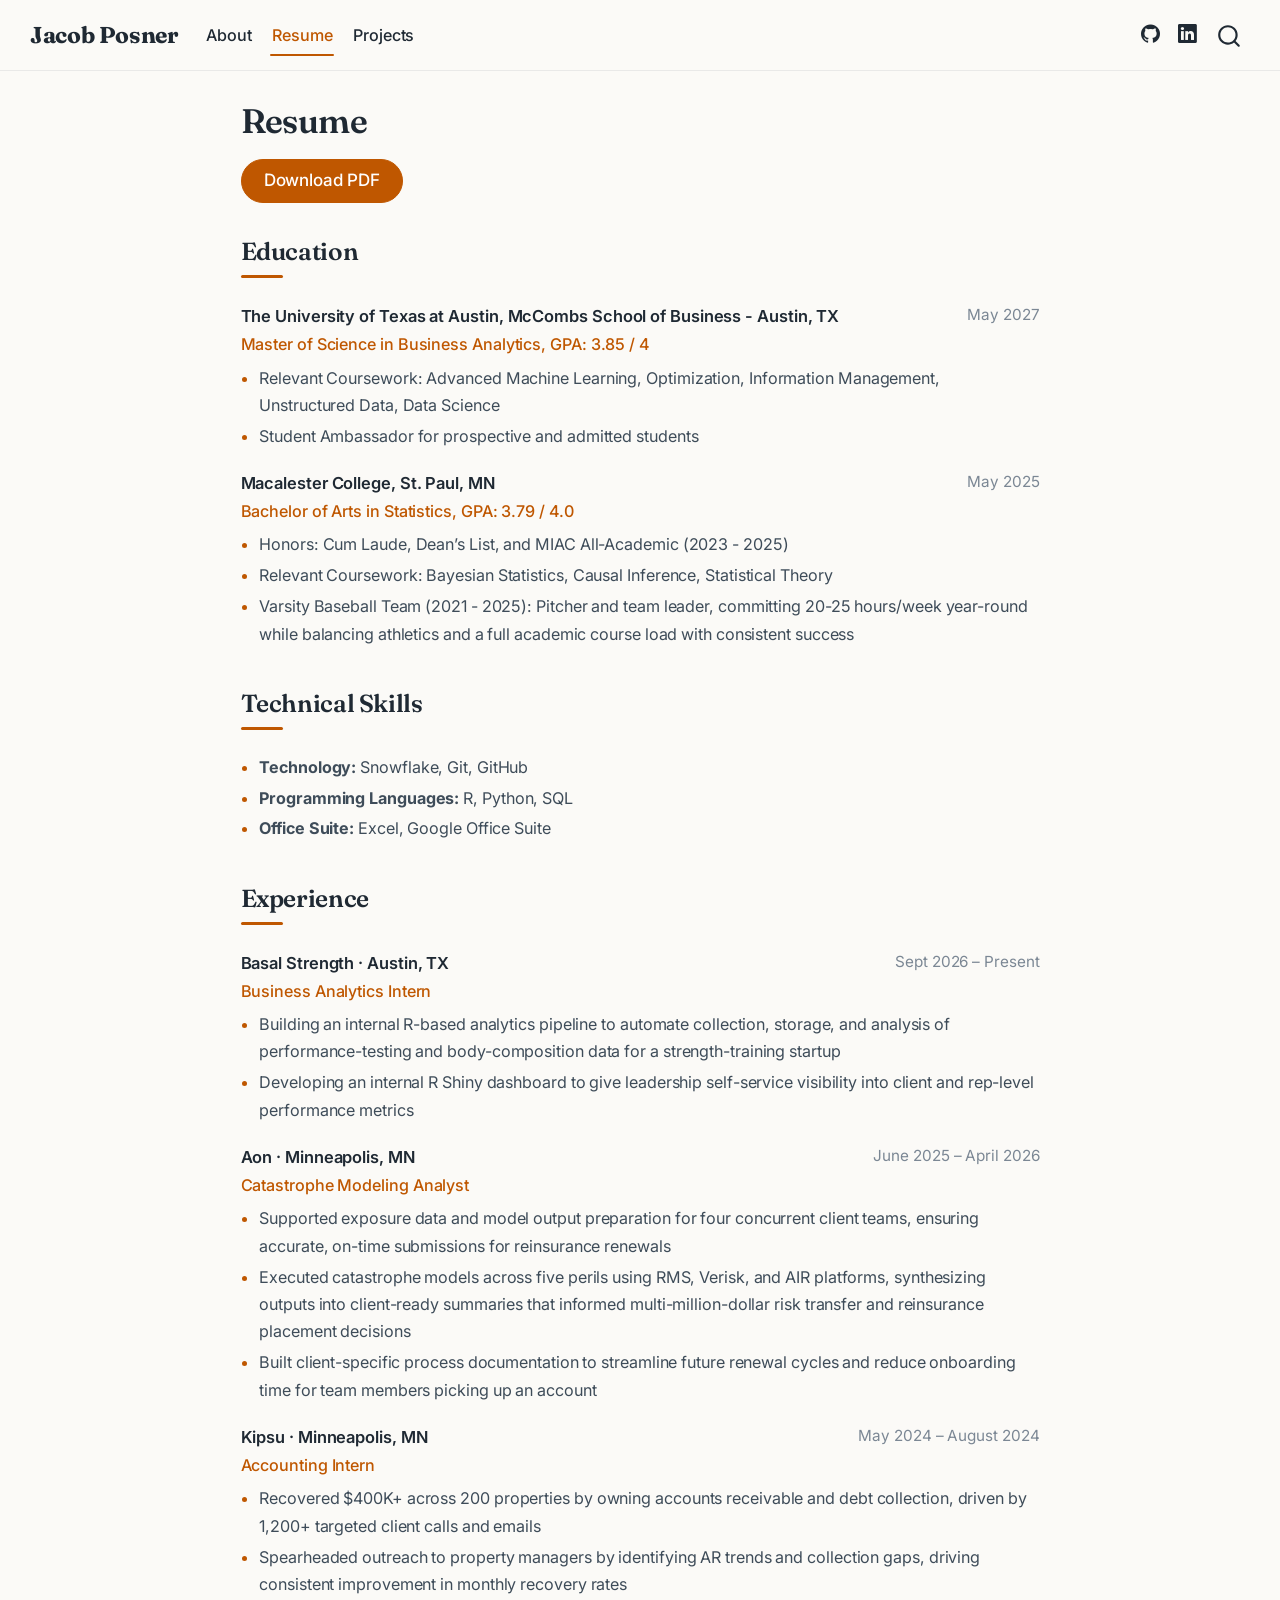
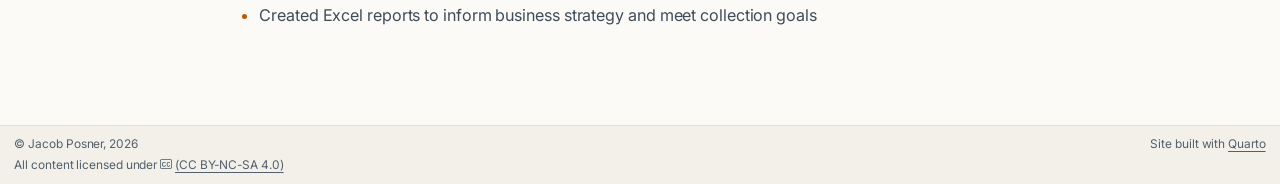
<file: docs/resume.html>
<!DOCTYPE html>
<html xmlns="http://www.w3.org/1999/xhtml" lang="en" xml:lang="en"><head>

<meta charset="utf-8">
<meta name="generator" content="quarto-1.10.19">

<meta name="viewport" content="width=device-width, initial-scale=1.0, user-scalable=yes">


<title>Resume – Jacob Posner</title>
<style>
/* Default styles provided by pandoc.
** See https://pandoc.org/MANUAL.html#variables-for-html for config info.
*/
span.smallcaps{font-variant: small-caps;}
div.columns{display: flex; gap: 1.5em;}
div.column{flex: auto;}
@media screen {
div.columns{gap: min(4vw, 1.5em);}
div.column{overflow-x: auto;}
}
div.hanging-indent{margin-left: 1.5em; text-indent: -1.5em;}
ul.task-list{list-style: none;}
ul.task-list li input[type="checkbox"] {
  width: 0.8em;
  margin: 0 0.8em 0.2em -1em; /* quarto-specific, see https://github.com/quarto-dev/quarto-cli/issues/4556 */ 
  vertical-align: middle;
}
</style>


<script src="site_libs/quarto-nav/quarto-nav.js"></script>
<script src="site_libs/quarto-nav/headroom.min.js"></script>
<script src="site_libs/clipboard/clipboard.min.js"></script>
<script src="site_libs/quarto-search/autocomplete.umd.js"></script>
<script src="site_libs/quarto-search/fuse.min.js"></script>
<script src="site_libs/quarto-search/quarto-search.js"></script>
<meta name="quarto:offset" content="./">
<link href="./images/favicon.png" rel="icon" type="image/png">
<script src="site_libs/quarto-html/quarto.js" type="module"></script>
<script src="site_libs/quarto-html/tabsets/tabsets.js" type="module"></script>
<script src="site_libs/quarto-html/popper.min.js"></script>
<script src="site_libs/quarto-html/tippy.umd.min.js"></script>
<script src="site_libs/quarto-html/anchor.min.js"></script>
<link href="site_libs/quarto-html/tippy.css" rel="stylesheet">
<link href="site_libs/quarto-html/quarto-syntax-highlighting-bf27225e3a48a9273f3daa8f8e829971.css" rel="stylesheet" id="quarto-text-highlighting-styles">
<script src="site_libs/bootstrap/bootstrap.min.js"></script>
<link href="site_libs/bootstrap/bootstrap-icons.css" rel="stylesheet">
<link href="site_libs/bootstrap/bootstrap-902347b7fec734bd98e9850cfc16869b.min.css" rel="stylesheet" append-hash="true" id="quarto-bootstrap" data-mode="light">
<script id="quarto-search-options" type="application/json">{
  "location": "navbar",
  "copy-button": false,
  "collapse-after": 3,
  "panel-placement": "end",
  "type": "overlay",
  "limit": 50,
  "keyboard-shortcut": [
    "f",
    "/",
    "s"
  ],
  "show-item-context": false,
  "language": {
    "search-no-results-text": "No results",
    "search-matching-documents-text": "matching documents",
    "search-copy-link-title": "Copy link to search",
    "search-hide-matches-text": "Hide additional matches",
    "search-more-match-text": "more match in this document",
    "search-more-matches-text": "more matches in this document",
    "search-clear-button-title": "Clear",
    "search-text-placeholder": "",
    "search-detached-cancel-button-title": "Cancel",
    "search-submit-button-title": "Submit",
    "search-label": "Search"
  }
}</script>


<link rel="stylesheet" href="styles.css">
<meta property="og:title" content="Resume – Jacob Posner">
<meta property="og:description" content="Jacob Posner – MS Business Analytics student at UT Austin. Projects in sports analytics, causal inference, optimization, and AI.">
<meta property="og:image" content="https://jposner33.github.io/jacob-posner.github.io/images/og-card.png">
<meta property="og:site_name" content="Jacob Posner">
<meta property="og:image:height" content="630">
<meta property="og:image:width" content="1200">
</head>

<body class="nav-fixed fullcontent quarto-light">

<div id="quarto-search-results"></div>
  <header id="quarto-header" class="headroom fixed-top">
    <nav class="navbar navbar-expand-lg " data-bs-theme="dark">
      <div class="navbar-container container-fluid">
      <div class="navbar-brand-container mx-auto">
    <a class="navbar-brand" href="./index.html">
    <span class="navbar-title">Jacob Posner</span>
    </a>
  </div>
            <div id="quarto-search" class="" title="Search"></div>
          <button class="navbar-toggler" type="button" data-bs-toggle="collapse" data-bs-target="#navbarCollapse" aria-controls="navbarCollapse" role="menu" aria-expanded="false" aria-label="Toggle navigation" onclick="if (window.quartoToggleHeadroom) { window.quartoToggleHeadroom(); }">
  <span class="navbar-toggler-icon"></span>
</button>
          <div class="collapse navbar-collapse" id="navbarCollapse">
            <ul class="navbar-nav navbar-nav-scroll me-auto">
  <li class="nav-item">
    <a class="nav-link" href="./index.html"> 
<span class="menu-text">About</span></a>
  </li>  
  <li class="nav-item">
    <a class="nav-link active" href="./resume.html" aria-current="page"> 
<span class="menu-text">Resume</span></a>
  </li>  
  <li class="nav-item">
    <a class="nav-link" href="./projects.html"> 
<span class="menu-text">Projects</span></a>
  </li>  
</ul>
            <ul class="navbar-nav navbar-nav-scroll ms-auto">
  <li class="nav-item compact">
    <a class="nav-link" href="https://github.com/jposner33"> <i class="bi bi-github" role="img">
</i> 
<span class="menu-text"></span></a>
  </li>  
  <li class="nav-item compact">
    <a class="nav-link" href="https://www.linkedin.com/in/jacob-l-posner"> <i class="bi bi-linkedin" role="img">
</i> 
<span class="menu-text"></span></a>
  </li>  
</ul>
          </div> <!-- /navcollapse -->
            <div class="quarto-navbar-tools">
</div>
      </div> <!-- /container-fluid -->
    </nav>
</header>
<!-- content -->
<div id="quarto-content" class="quarto-container page-columns page-rows-contents page-layout-article page-navbar">
<!-- sidebar -->
<!-- margin-sidebar -->
    
<!-- main -->
<main class="content" id="quarto-document-content">

<header id="title-block-header" class="quarto-title-block default">
<div class="quarto-title">
<h1 class="title">Resume</h1>
</div>



<div class="quarto-title-meta">

    
  
    
  </div>
  


</header>


<p><a href="Jacob_Posner_Resume.pdf" class="btn btn-primary" download="Jacob_Posner_Resume.pdf">Download PDF</a></p>
<section id="education" class="level2">
<h2 class="anchored" data-anchor-id="education">Education</h2>
<div class="entry">
<p><span class="entry-head"><span class="entry-org">The University of Texas at Austin, McCombs School of Business - Austin, TX</span> <span class="entry-meta">May 2027</span></span> <span class="entry-role">Master of Science in Business Analytics, GPA: 3.85 / 4</span></p>
<ul>
<li>Relevant Coursework: Advanced Machine Learning, Optimization, Information Management, Unstructured Data, Data Science</li>
<li>Student Ambassador for prospective and admitted students</li>
</ul>
</div>
<div class="entry">
<p><span class="entry-head"><span class="entry-org">Macalester College, St.&nbsp;Paul, MN</span> <span class="entry-meta">May 2025</span></span> <span class="entry-role">Bachelor of Arts in Statistics, GPA: 3.79 / 4.0</span></p>
<ul>
<li>Honors: Cum Laude, Dean’s List, and MIAC All-Academic (2023 - 2025)</li>
<li>Relevant Coursework: Bayesian Statistics, Causal Inference, Statistical Theory</li>
<li>Varsity Baseball Team (2021 - 2025): Pitcher and team leader, committing 20-25 hours/week year-round while balancing athletics and a full academic course load with consistent success</li>
</ul>
</div>
</section>
<section id="technical-skills" class="level2">
<h2 class="anchored" data-anchor-id="technical-skills">Technical Skills</h2>
<div class="entry">
<ul>
<li><strong>Technology:</strong> Snowflake, Git, GitHub</li>
<li><strong>Programming Languages:</strong> R, Python, SQL</li>
<li><strong>Office Suite:</strong> Excel, Google Office Suite</li>
</ul>
</div>
</section>
<section id="experience" class="level2">
<h2 class="anchored" data-anchor-id="experience">Experience</h2>
<div class="entry">
<p><span class="entry-head"><span class="entry-org">Basal Strength · Austin, TX</span> <span class="entry-meta">Sept 2026 – Present</span></span> <span class="entry-role">Business Analytics Intern</span></p>
<ul>
<li>Building an internal R-based analytics pipeline to automate collection, storage, and analysis of performance-testing and body-composition data for a strength-training startup</li>
<li>Developing an internal R Shiny dashboard to give leadership self-service visibility into client and rep-level performance metrics</li>
</ul>
</div>
<div class="entry">
<p><span class="entry-head"><span class="entry-org">Aon · Minneapolis, MN</span> <span class="entry-meta">June 2025 – April 2026</span></span> <span class="entry-role">Catastrophe Modeling Analyst</span></p>
<ul>
<li>Supported exposure data and model output preparation for four concurrent client teams, ensuring accurate, on-time submissions for reinsurance renewals</li>
<li>Executed catastrophe models across five perils using RMS, Verisk, and AIR platforms, synthesizing outputs into client-ready summaries that informed multi-million-dollar risk transfer and reinsurance placement decisions</li>
<li>Built client-specific process documentation to streamline future renewal cycles and reduce onboarding time for team members picking up an account</li>
</ul>
</div>
<div class="entry">
<p><span class="entry-head"><span class="entry-org">Kipsu · Minneapolis, MN</span> <span class="entry-meta">May 2024 – August 2024</span></span> <span class="entry-role">Accounting Intern</span></p>
<ul>
<li>Recovered $400K+ across 200 properties by owning accounts receivable and debt collection, driven by 1,200+ targeted client calls and emails</li>
<li>Spearheaded outreach to property managers by identifying AR trends and collection gaps, driving consistent improvement in monthly recovery rates</li>
<li>Created Excel reports to inform business strategy and meet collection goals</li>
</ul>
</div>


</section>

</main> <!-- /main -->
<script id="quarto-html-after-body" type="application/javascript">
  window.document.addEventListener("DOMContentLoaded", function (event) {
    const icon = "";
    const anchorJS = new window.AnchorJS();
    anchorJS.options = {
      placement: 'right',
      icon: icon
    };
    anchorJS.add('.anchored');
    const isCodeAnnotation = (el) => {
      for (const clz of el.classList) {
        if (clz.startsWith('code-annotation-')) {                     
          return true;
        }
      }
      return false;
    }
    const onCopySuccess = function(e) {
      // button target
      const button = e.trigger;
      // don't keep focus
      button.blur();
      // flash "checked"
      button.classList.add('code-copy-button-checked');
      var currentTitle = button.getAttribute("title");
      button.setAttribute("title", "Copied!");
      let tooltip;
      if (window.bootstrap) {
        button.setAttribute("data-bs-toggle", "tooltip");
        button.setAttribute("data-bs-placement", "left");
        button.setAttribute("data-bs-title", "Copied!");
        tooltip = new bootstrap.Tooltip(button, 
          { trigger: "manual", 
            customClass: "code-copy-button-tooltip",
            offset: [0, -8]});
        tooltip.show();    
      }
      setTimeout(function() {
        if (tooltip) {
          tooltip.hide();
          button.removeAttribute("data-bs-title");
          button.removeAttribute("data-bs-toggle");
          button.removeAttribute("data-bs-placement");
        }
        button.setAttribute("title", currentTitle);
        button.classList.remove('code-copy-button-checked');
      }, 1000);
      // clear code selection
      e.clearSelection();
    }
    const getTextToCopy = function(trigger) {
      const outerScaffold = trigger.parentElement.cloneNode(true);
      const codeEl = outerScaffold.querySelector('code');
      for (const childEl of codeEl.children) {
        if (isCodeAnnotation(childEl)) {
          childEl.remove();
        }
      }
      return codeEl.innerText;
    }
    const clipboard = new window.ClipboardJS('.code-copy-button:not([data-in-quarto-modal])', {
      text: getTextToCopy
    });
    clipboard.on('success', onCopySuccess);
    if (window.document.getElementById('quarto-embedded-source-code-modal')) {
      const clipboardModal = new window.ClipboardJS('.code-copy-button[data-in-quarto-modal]', {
        text: getTextToCopy,
        container: window.document.getElementById('quarto-embedded-source-code-modal')
      });
      clipboardModal.on('success', onCopySuccess);
    }
      var localhostRegex = new RegExp(/^(?:http|https):\/\/localhost\:?[0-9]*\//);
      var mailtoRegex = new RegExp(/^mailto:/);
        var filterRegex = new RegExp("https:\/\/jposner33\.github\.io\/jacob-posner\.github\.io\/");
      var isInternal = (href) => {
          return filterRegex.test(href) || localhostRegex.test(href) || mailtoRegex.test(href);
      }
      // Inspect non-navigation links and adorn them if external
     var links = window.document.querySelectorAll('a[href]:not(.nav-link):not(.navbar-brand):not(.toc-action):not(.sidebar-link):not(.sidebar-item-toggle):not(.pagination-link):not(.no-external):not([aria-hidden]):not(.dropdown-item):not(.quarto-navigation-tool):not(.about-link)');
      for (var i=0; i<links.length; i++) {
        const link = links[i];
        if (!isInternal(link.href)) {
          // undo the damage that might have been done by quarto-nav.js in the case of
          // links that we want to consider external
          if (link.dataset.originalHref !== undefined) {
            link.href = link.dataset.originalHref;
          }
        }
      }
    function tippyHover(el, contentFn, onTriggerFn, onUntriggerFn) {
      const config = {
        allowHTML: true,
        maxWidth: 500,
        delay: 100,
        arrow: false,
        appendTo: function(el) {
            return el.parentElement;
        },
        interactive: true,
        interactiveBorder: 10,
        theme: 'quarto',
        placement: 'bottom-start',
      };
      if (contentFn) {
        config.content = contentFn;
      }
      if (onTriggerFn) {
        config.onTrigger = onTriggerFn;
      }
      if (onUntriggerFn) {
        config.onUntrigger = onUntriggerFn;
      }
      window.tippy(el, config); 
    }
    const noterefs = window.document.querySelectorAll('a[role="doc-noteref"]');
    for (var i=0; i<noterefs.length; i++) {
      const ref = noterefs[i];
      tippyHover(ref, function() {
        // use id or data attribute instead here
        let href = ref.getAttribute('data-footnote-href') || ref.getAttribute('href');
        try { href = new URL(href).hash; } catch {}
        const id = href.replace(/^#\/?/, "");
        const note = window.document.getElementById(id);
        if (note) {
          return note.innerHTML;
        } else {
          return "";
        }
      });
    }
    const xrefs = window.document.querySelectorAll('a.quarto-xref');
    const processXRef = (id, note) => {
      // Strip column container classes
      const stripColumnClz = (el) => {
        el.classList.remove("page-full", "page-columns");
        if (el.children) {
          for (const child of el.children) {
            stripColumnClz(child);
          }
        }
      }
      stripColumnClz(note)
      if (id === null || id.startsWith('sec-')) {
        // Special case sections, only their first couple elements
        const container = document.createElement("div");
        if (note.children && note.children.length > 2) {
          container.appendChild(note.children[0].cloneNode(true));
          for (let i = 1; i < note.children.length; i++) {
            const child = note.children[i];
            if (child.tagName === "P" && child.innerText === "") {
              continue;
            } else {
              container.appendChild(child.cloneNode(true));
              break;
            }
          }
          if (window.Quarto?.typesetMath) {
            window.Quarto.typesetMath(container);
          }
          return container.innerHTML
        } else {
          if (window.Quarto?.typesetMath) {
            window.Quarto.typesetMath(note);
          }
          return note.innerHTML;
        }
      } else {
        // Remove any anchor links if they are present
        const anchorLink = note.querySelector('a.anchorjs-link');
        if (anchorLink) {
          anchorLink.remove();
        }
        if (window.Quarto?.typesetMath) {
          window.Quarto.typesetMath(note);
        }
        if (note.classList.contains("callout")) {
          return note.outerHTML;
        } else {
          return note.innerHTML;
        }
      }
    }
    for (var i=0; i<xrefs.length; i++) {
      const xref = xrefs[i];
      tippyHover(xref, undefined, function(instance) {
        instance.disable();
        let url = xref.getAttribute('href');
        let hash = undefined; 
        if (url.startsWith('#')) {
          hash = url;
        } else {
          try { hash = new URL(url).hash; } catch {}
        }
        if (hash) {
          const id = hash.replace(/^#\/?/, "");
          const note = window.document.getElementById(id);
          if (note !== null) {
            try {
              const html = processXRef(id, note.cloneNode(true));
              instance.setContent(html);
            } finally {
              instance.enable();
              instance.show();
            }
          } else {
            // See if we can fetch this
            fetch(url.split('#')[0])
            .then(res => res.text())
            .then(html => {
              const parser = new DOMParser();
              const htmlDoc = parser.parseFromString(html, "text/html");
              const note = htmlDoc.getElementById(id);
              if (note !== null) {
                const html = processXRef(id, note);
                instance.setContent(html);
              } 
            }).finally(() => {
              instance.enable();
              instance.show();
            });
          }
        } else {
          // See if we can fetch a full url (with no hash to target)
          // This is a special case and we should probably do some content thinning / targeting
          fetch(url)
          .then(res => res.text())
          .then(html => {
            const parser = new DOMParser();
            const htmlDoc = parser.parseFromString(html, "text/html");
            const note = htmlDoc.querySelector('main.content');
            if (note !== null) {
              // This should only happen for chapter cross references
              // (since there is no id in the URL)
              // remove the first header
              if (note.children.length > 0 && note.children[0].tagName === "HEADER") {
                note.children[0].remove();
              }
              const html = processXRef(null, note);
              instance.setContent(html);
            } 
          }).finally(() => {
            instance.enable();
            instance.show();
          });
        }
      }, function(instance) {
      });
    }
        let selectedAnnoteEl;
        const selectorForAnnotation = ( cell, annotation) => {
          let cellAttr = 'data-code-cell="' + cell + '"';
          let lineAttr = 'data-code-annotation="' +  annotation + '"';
          const selector = 'span[' + cellAttr + '][' + lineAttr + ']';
          return selector;
        }
        const selectCodeLines = (annoteEl) => {
          const doc = window.document;
          const targetCell = annoteEl.getAttribute("data-target-cell");
          const targetAnnotation = annoteEl.getAttribute("data-target-annotation");
          const annoteSpan = window.document.querySelector(selectorForAnnotation(targetCell, targetAnnotation));
          const lines = annoteSpan.getAttribute("data-code-lines").split(",");
          const lineIds = lines.map((line) => {
            return targetCell + "-" + line;
          })
          let top = null;
          let height = null;
          let parent = null;
          if (lineIds.length > 0) {
              //compute the position of the single el (top and bottom and make a div)
              const el = window.document.getElementById(lineIds[0]);
              top = el.offsetTop;
              height = el.offsetHeight;
              parent = el.parentElement.parentElement;
            if (lineIds.length > 1) {
              const lastEl = window.document.getElementById(lineIds[lineIds.length - 1]);
              const bottom = lastEl.offsetTop + lastEl.offsetHeight;
              height = bottom - top;
            }
            if (top !== null && height !== null && parent !== null) {
              // cook up a div (if necessary) and position it 
              let div = window.document.getElementById("code-annotation-line-highlight");
              if (div === null) {
                div = window.document.createElement("div");
                div.setAttribute("id", "code-annotation-line-highlight");
                div.style.position = 'absolute';
                parent.appendChild(div);
              }
              div.style.top = top - 2 + "px";
              div.style.height = height + 4 + "px";
              div.style.left = 0;
              let gutterDiv = window.document.getElementById("code-annotation-line-highlight-gutter");
              if (gutterDiv === null) {
                gutterDiv = window.document.createElement("div");
                gutterDiv.setAttribute("id", "code-annotation-line-highlight-gutter");
                gutterDiv.style.position = 'absolute';
                const codeCell = window.document.getElementById(targetCell);
                const gutter = codeCell.querySelector('.code-annotation-gutter');
                gutter.appendChild(gutterDiv);
              }
              gutterDiv.style.top = top - 2 + "px";
              gutterDiv.style.height = height + 4 + "px";
            }
            selectedAnnoteEl = annoteEl;
          }
        };
        const unselectCodeLines = () => {
          const elementsIds = ["code-annotation-line-highlight", "code-annotation-line-highlight-gutter"];
          elementsIds.forEach((elId) => {
            const div = window.document.getElementById(elId);
            if (div) {
              div.remove();
            }
          });
          selectedAnnoteEl = undefined;
        };
          // Handle positioning of the toggle
      window.addEventListener(
        "resize",
        throttle(() => {
          elRect = undefined;
          if (selectedAnnoteEl) {
            selectCodeLines(selectedAnnoteEl);
          }
        }, 10)
      );
      function throttle(fn, ms) {
      let throttle = false;
      let timer;
        return (...args) => {
          if(!throttle) { // first call gets through
              fn.apply(this, args);
              throttle = true;
          } else { // all the others get throttled
              if(timer) clearTimeout(timer); // cancel #2
              timer = setTimeout(() => {
                fn.apply(this, args);
                timer = throttle = false;
              }, ms);
          }
        };
      }
        // Attach click handler to the DT
        const annoteDls = window.document.querySelectorAll('dt[data-target-cell]');
        for (const annoteDlNode of annoteDls) {
          annoteDlNode.addEventListener('click', (event) => {
            const clickedEl = event.target;
            if (clickedEl !== selectedAnnoteEl) {
              unselectCodeLines();
              const activeEl = window.document.querySelector('dt[data-target-cell].code-annotation-active');
              if (activeEl) {
                activeEl.classList.remove('code-annotation-active');
              }
              selectCodeLines(clickedEl);
              clickedEl.classList.add('code-annotation-active');
            } else {
              // Unselect the line
              unselectCodeLines();
              clickedEl.classList.remove('code-annotation-active');
            }
          });
        }
    const findCites = (el) => {
      const parentEl = el.parentElement;
      if (parentEl) {
        const cites = parentEl.dataset.cites;
        if (cites) {
          return {
            el,
            cites: cites.split(' ')
          };
        } else {
          return findCites(el.parentElement)
        }
      } else {
        return undefined;
      }
    };
    var bibliorefs = window.document.querySelectorAll('a[role="doc-biblioref"]');
    for (var i=0; i<bibliorefs.length; i++) {
      const ref = bibliorefs[i];
      const citeInfo = findCites(ref);
      if (citeInfo) {
        tippyHover(citeInfo.el, function() {
          var popup = window.document.createElement('div');
          citeInfo.cites.forEach(function(cite) {
            var citeDiv = window.document.createElement('div');
            citeDiv.classList.add('hanging-indent');
            citeDiv.classList.add('csl-entry');
            var biblioDiv = window.document.getElementById('ref-' + cite);
            if (biblioDiv) {
              citeDiv.innerHTML = biblioDiv.innerHTML;
            }
            popup.appendChild(citeDiv);
          });
          return popup.innerHTML;
        });
      }
    }
  });
  </script>
</div> <!-- /content -->
<footer class="footer">
  <div class="nav-footer">
    <div class="nav-footer-left">
<p>© Jacob Posner, 2026<br> All content licensed under <i class="bi-badge-cc"></i> <a href="http://creativecommons.org/licenses/by-nc-sa/4.0/">(CC BY-NC-SA 4.0)</a></p>
</div>   
    <div class="nav-footer-center">
      &nbsp;
    </div>
    <div class="nav-footer-right">
<p>Site built with <a href="https://quarto.org/">Quarto</a></p>
</div>
  </div>
</footer>




</body></html>
</file>
<file: docs/site_libs/quarto-html/tippy.css>
.tippy-box[data-animation=fade][data-state=hidden]{opacity:0}[data-tippy-root]{max-width:calc(100vw - 10px)}.tippy-box{position:relative;background-color:#333;color:#fff;border-radius:4px;font-size:14px;line-height:1.4;white-space:normal;outline:0;transition-property:transform,visibility,opacity}.tippy-box[data-placement^=top]>.tippy-arrow{bottom:0}.tippy-box[data-placement^=top]>.tippy-arrow:before{bottom:-7px;left:0;border-width:8px 8px 0;border-top-color:initial;transform-origin:center top}.tippy-box[data-placement^=bottom]>.tippy-arrow{top:0}.tippy-box[data-placement^=bottom]>.tippy-arrow:before{top:-7px;left:0;border-width:0 8px 8px;border-bottom-color:initial;transform-origin:center bottom}.tippy-box[data-placement^=left]>.tippy-arrow{right:0}.tippy-box[data-placement^=left]>.tippy-arrow:before{border-width:8px 0 8px 8px;border-left-color:initial;right:-7px;transform-origin:center left}.tippy-box[data-placement^=right]>.tippy-arrow{left:0}.tippy-box[data-placement^=right]>.tippy-arrow:before{left:-7px;border-width:8px 8px 8px 0;border-right-color:initial;transform-origin:center right}.tippy-box[data-inertia][data-state=visible]{transition-timing-function:cubic-bezier(.54,1.5,.38,1.11)}.tippy-arrow{width:16px;height:16px;color:#333}.tippy-arrow:before{content:"";position:absolute;border-color:transparent;border-style:solid}.tippy-content{position:relative;padding:5px 9px;z-index:1}
</file>
<file: docs/site_libs/quarto-html/quarto-syntax-highlighting-bf27225e3a48a9273f3daa8f8e829971.css>
/* quarto syntax highlight colors */
:root {
  --quarto-hl-ot-color: #003B4F;
  --quarto-hl-at-color: #657422;
  --quarto-hl-ss-color: #20794D;
  --quarto-hl-an-color: #5E5E5E;
  --quarto-hl-fu-color: #4758AB;
  --quarto-hl-st-color: #20794D;
  --quarto-hl-cf-color: #003B4F;
  --quarto-hl-op-color: #5E5E5E;
  --quarto-hl-er-color: #AD0000;
  --quarto-hl-bn-color: #AD0000;
  --quarto-hl-al-color: #AD0000;
  --quarto-hl-va-color: #111111;
  --quarto-hl-bu-color: inherit;
  --quarto-hl-ex-color: inherit;
  --quarto-hl-pp-color: #AD0000;
  --quarto-hl-in-color: #5E5E5E;
  --quarto-hl-vs-color: #20794D;
  --quarto-hl-wa-color: #5E5E5E;
  --quarto-hl-do-color: #5E5E5E;
  --quarto-hl-im-color: #00769E;
  --quarto-hl-ch-color: #20794D;
  --quarto-hl-dt-color: #AD0000;
  --quarto-hl-fl-color: #AD0000;
  --quarto-hl-co-color: #5E5E5E;
  --quarto-hl-cv-color: #5E5E5E;
  --quarto-hl-cn-color: #8f5902;
  --quarto-hl-sc-color: #5E5E5E;
  --quarto-hl-dv-color: #AD0000;
  --quarto-hl-kw-color: #003B4F;
}

/* other quarto variables */
:root {
  --quarto-font-monospace: SFMono-Regular, Menlo, Monaco, Consolas, "Liberation Mono", "Courier New", monospace;
}

/* syntax highlight based on Pandoc's rules */
pre > code.sourceCode > span {
  color: #003B4F;
}

code.sourceCode > span {
  color: #003B4F;
}

div.sourceCode,
div.sourceCode pre.sourceCode {
  color: #003B4F;
}

/* Normal */
code span {
  color: #003B4F;
}

/* Alert */
code span.al {
  color: #AD0000;
  font-style: inherit;
}

/* Annotation */
code span.an {
  color: #5E5E5E;
  font-style: inherit;
}

/* Attribute */
code span.at {
  color: #657422;
  font-style: inherit;
}

/* BaseN */
code span.bn {
  color: #AD0000;
  font-style: inherit;
}

/* BuiltIn */
code span.bu {
  font-style: inherit;
}

/* ControlFlow */
code span.cf {
  color: #003B4F;
  font-weight: bold;
  font-style: inherit;
}

/* Char */
code span.ch {
  color: #20794D;
  font-style: inherit;
}

/* Constant */
code span.cn {
  color: #8f5902;
  font-style: inherit;
}

/* Comment */
code span.co {
  color: #5E5E5E;
  font-style: inherit;
}

/* CommentVar */
code span.cv {
  color: #5E5E5E;
  font-style: italic;
}

/* Documentation */
code span.do {
  color: #5E5E5E;
  font-style: italic;
}

/* DataType */
code span.dt {
  color: #AD0000;
  font-style: inherit;
}

/* DecVal */
code span.dv {
  color: #AD0000;
  font-style: inherit;
}

/* Error */
code span.er {
  color: #AD0000;
  font-style: inherit;
}

/* Extension */
code span.ex {
  font-style: inherit;
}

/* Float */
code span.fl {
  color: #AD0000;
  font-style: inherit;
}

/* Function */
code span.fu {
  color: #4758AB;
  font-style: inherit;
}

/* Import */
code span.im {
  color: #00769E;
  font-style: inherit;
}

/* Information */
code span.in {
  color: #5E5E5E;
  font-style: inherit;
}

/* Keyword */
code span.kw {
  color: #003B4F;
  font-weight: bold;
  font-style: inherit;
}

/* Operator */
code span.op {
  color: #5E5E5E;
  font-style: inherit;
}

/* Other */
code span.ot {
  color: #003B4F;
  font-style: inherit;
}

/* Preprocessor */
code span.pp {
  color: #AD0000;
  font-style: inherit;
}

/* SpecialChar */
code span.sc {
  color: #5E5E5E;
  font-style: inherit;
}

/* SpecialString */
code span.ss {
  color: #20794D;
  font-style: inherit;
}

/* String */
code span.st {
  color: #20794D;
  font-style: inherit;
}

/* Variable */
code span.va {
  color: #111111;
  font-style: inherit;
}

/* VerbatimString */
code span.vs {
  color: #20794D;
  font-style: inherit;
}

/* Warning */
code span.wa {
  color: #5E5E5E;
  font-style: italic;
}

.prevent-inlining {
  content: "</";
}

/*# sourceMappingURL=8be38f48d34c45af72792cbd699585e7.css.map */
</file>
<file: docs/styles.css>
/* Custom styles. Add your own tweaks here. */
.listing-title { font-weight: 600; }
</file>
